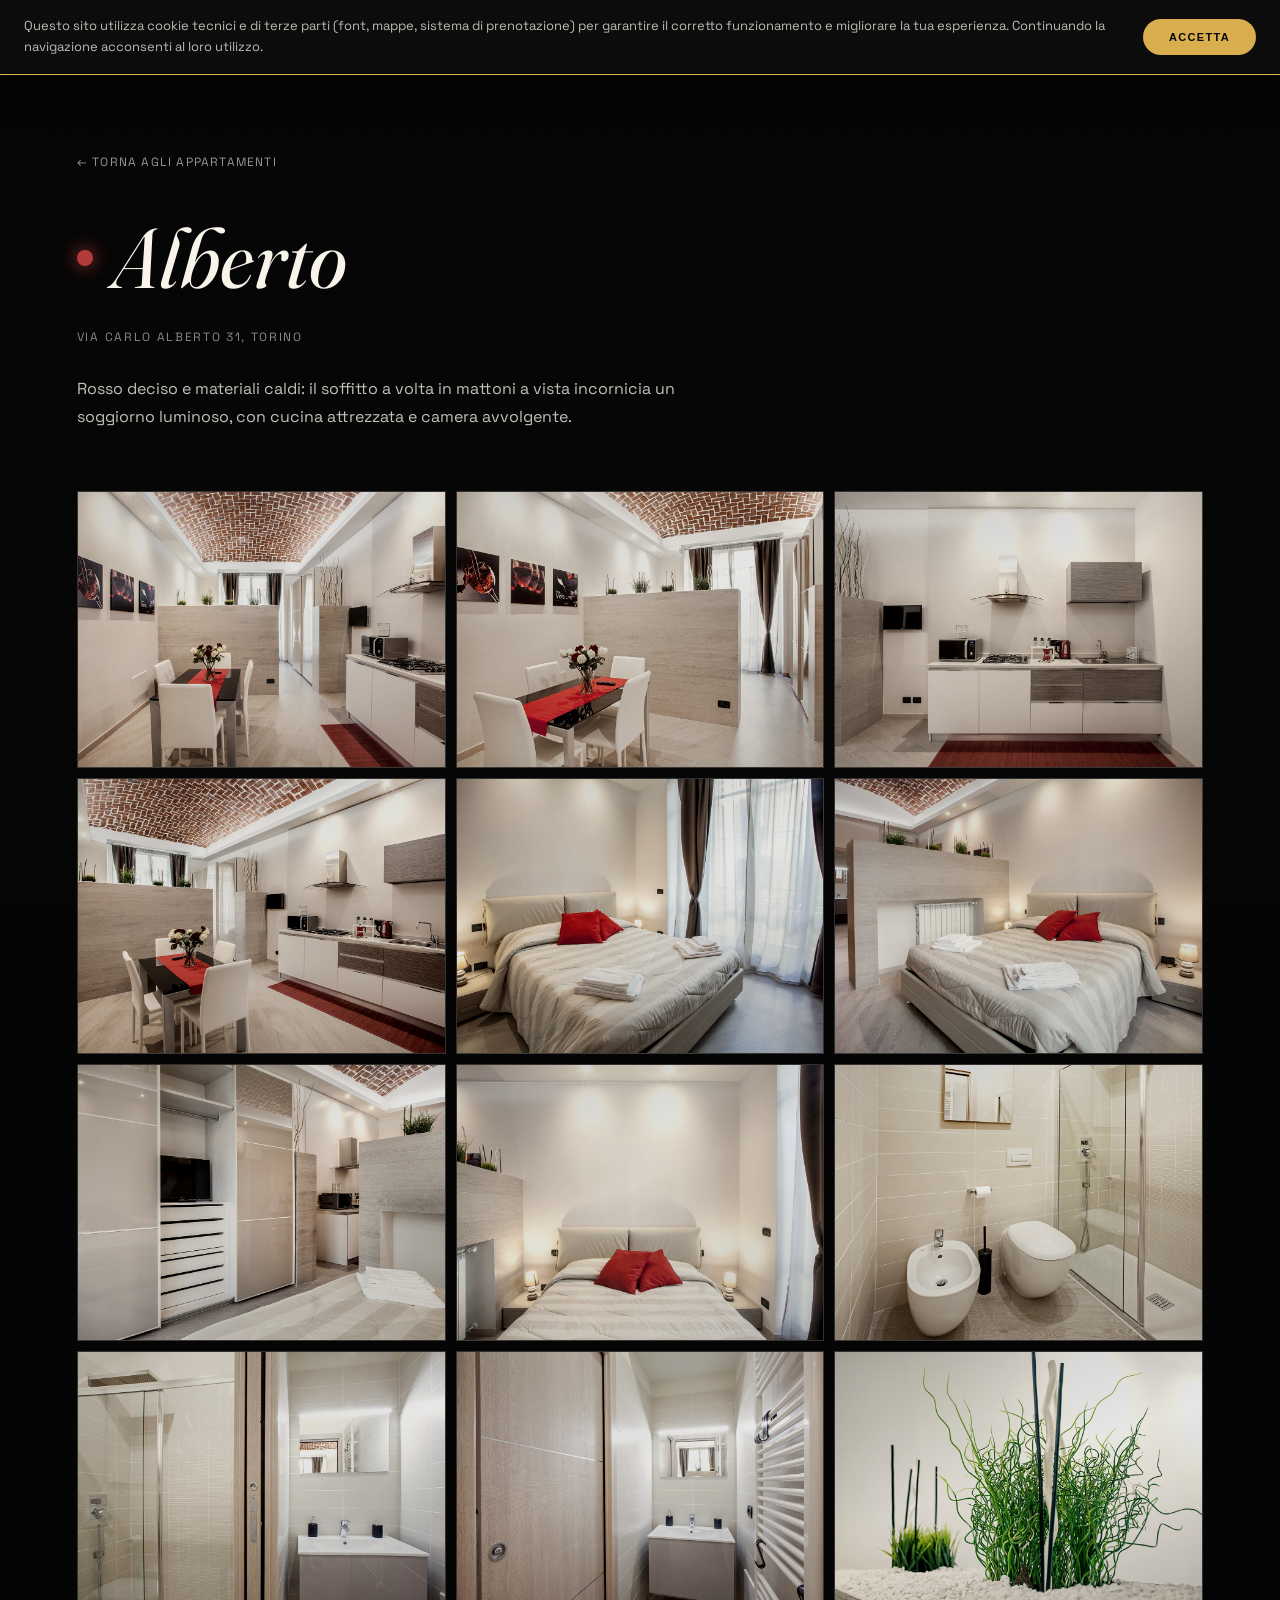
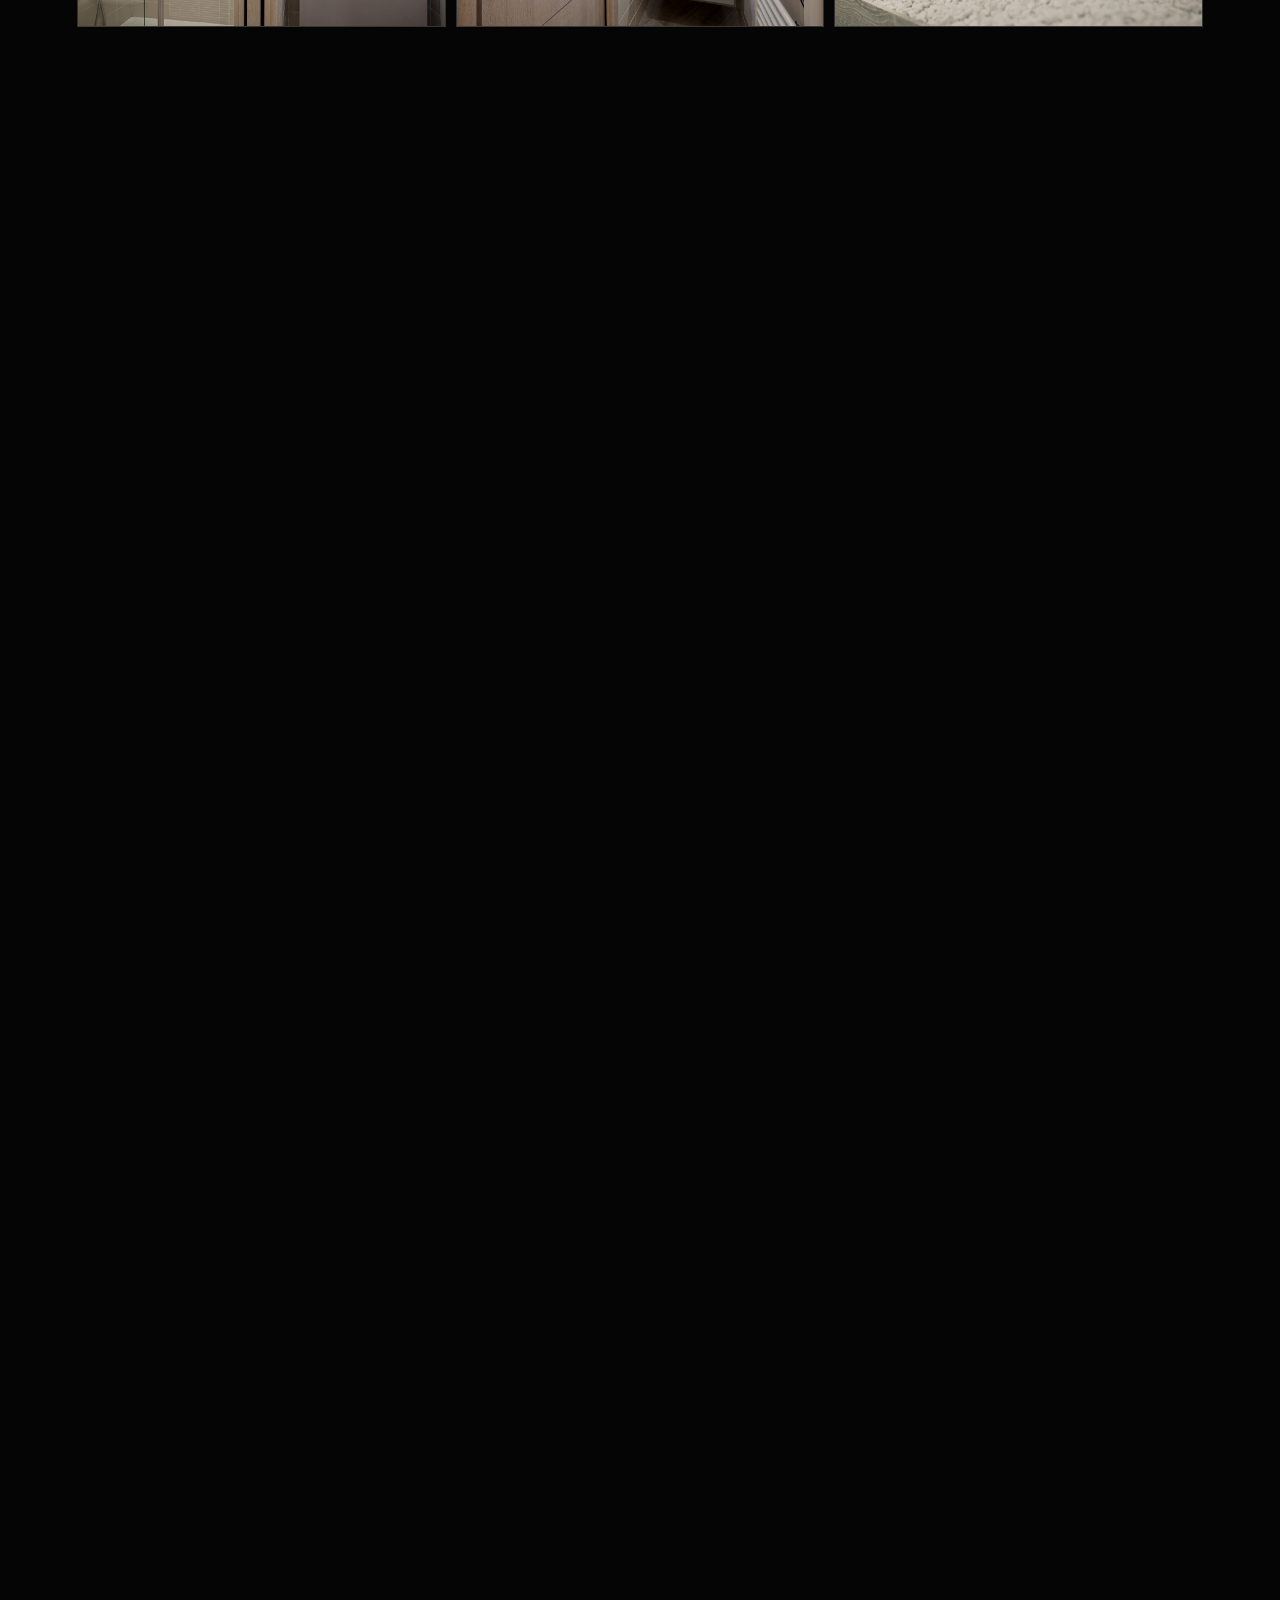
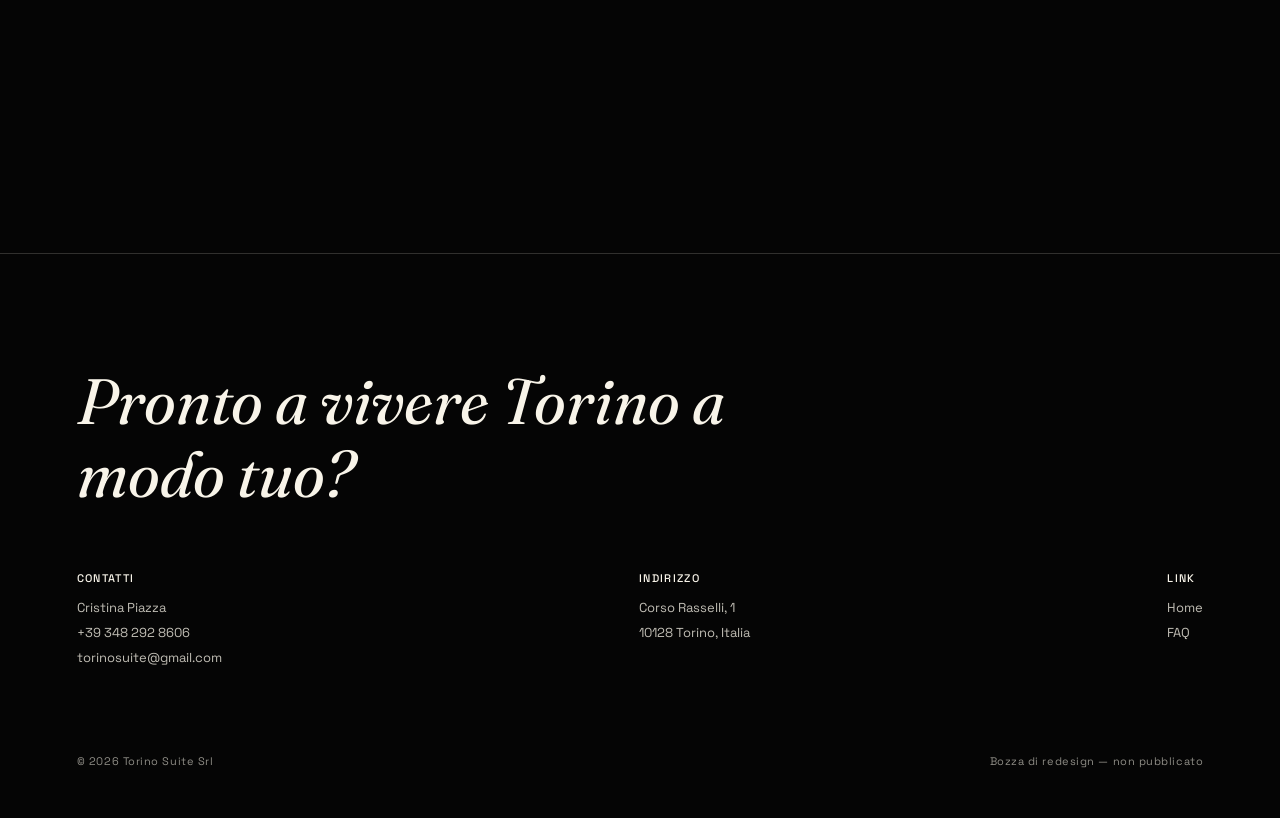
<file: alberto.html>
<!DOCTYPE html>
<html lang="it">
<head>
<meta charset="UTF-8">
<meta name="viewport" content="width=device-width, initial-scale=1.0">
<meta http-equiv="Cache-Control" content="no-cache, no-store, must-revalidate">
<link rel="icon" type="image/png" href="[data-uri]">
<title>Alberto — Torino Suite</title>
<link rel="preconnect" href="https://fonts.googleapis.com">
<link rel="preconnect" href="https://fonts.gstatic.com" crossorigin>
<link href="https://fonts.googleapis.com/css2?family=Fraunces:ital,opsz,wght@0,9..144,300;0,9..144,500;0,9..144,600;1,9..144,400;1,9..144,500&family=Space+Grotesk:wght@300;400;500;600&display=swap" rel="stylesheet">
<link rel="stylesheet" href="style.css?v=2">
</head>
<body>

<div class="noise"></div>

<nav>
  <a href="index.html" class="brand" style="text-decoration:none; color:var(--cream);"><span class="brand-mark"><img src="[data-uri]" alt="Torino Suite" style="width:32px; height:auto; display:block;"></span><span>Torino Suite</span></a>
  <div class="nav-right">
    <div class="navlinks">
      <a href="index.html#suites" data-i18n="nav.suite">Suite</a>
      <a href="index.html#location" data-i18n="nav.location">Posizione</a>
      <a href="eventi.html" class="story-link" data-label="Torino da Vivere" data-label-en="Living Torino" data-i18n="nav.living">Torino da Vivere</a>
      <a href="index.html#faq" data-i18n="nav.faq">FAQ</a>
      <a href="index.html#contact" data-i18n="nav.contact">Contatti</a>
      <a href="index.html#prenota" class="nav-cta" data-i18n="nav.book">Prenota</a>
    </div>
    <div class="lang-switch" id="langSwitch">
      <button type="button" class="lang-toggle" id="langToggle">
        <span class="lang-flag">🇮🇹</span><span class="lang-code">IT</span><svg class="lang-caret" width="9" height="6" viewBox="0 0 9 6" xmlns="http://www.w3.org/2000/svg"><path d="M1 1l3.5 3.5L8 1" stroke="currentColor" stroke-width="1.3" fill="none" stroke-linecap="round" stroke-linejoin="round"/></svg>
      </button>
      <div class="lang-menu">
        <button type="button" class="lang-option active" data-lang="it"><span class="lang-flag">🇮🇹</span>Italiano</button>
        <button type="button" class="lang-option" data-lang="en"><span class="lang-flag">🇬🇧</span>English</button>
        <button type="button" class="lang-option" data-lang="fr"><span class="lang-flag">🇫🇷</span>Français</button>
        <button type="button" class="lang-option" data-lang="de"><span class="lang-flag">🇩🇪</span>Deutsch</button>
        <button type="button" class="lang-option" data-lang="zh"><span class="lang-flag">🇨🇳</span>中文</button>
      </div>
    </div>
  </div>
</nav>

<section class="detail-hero">
  <a href="index.html#suites" class="detail-back" data-i18n="detail.back">&larr; Torna agli appartamenti</a>
  <div class="detail-head">
    <span class="detail-dot" style="background:#B33A3A; color:#B33A3A;"></span>
    <h1>Alberto</h1>
  </div>
  <div class="detail-loc">Via Carlo Alberto 31, Torino</div>
  <p class="detail-desc" data-i18n="apt.alberto.desc">Rosso deciso e materiali caldi: il soffitto a volta in mattoni a vista incornicia un soggiorno luminoso, con cucina attrezzata e camera avvolgente.</p>
</section>

<div class="full-gallery">
<div class="ph"><img src="images/alberto-01.jpg" alt="alberto-01.jpg" loading="lazy"></div><div class="ph"><img src="images/alberto-02.jpg" alt="alberto-02.jpg" loading="lazy"></div><div class="ph"><img src="images/alberto-03.jpg" alt="alberto-03.jpg" loading="lazy"></div><div class="ph"><img src="images/alberto-04.jpg" alt="alberto-04.jpg" loading="lazy"></div><div class="ph"><img src="images/alberto-05.jpg" alt="alberto-05.jpg" loading="lazy"></div><div class="ph"><img src="images/alberto-06.jpg" alt="alberto-06.jpg" loading="lazy"></div><div class="ph"><img src="images/alberto-07.jpg" alt="alberto-07.jpg" loading="lazy"></div><div class="ph"><img src="images/alberto-08.jpg" alt="alberto-08.jpg" loading="lazy"></div><div class="ph"><img src="images/alberto-09.jpg" alt="alberto-09.jpg" loading="lazy"></div><div class="ph"><img src="images/alberto-10.jpg" alt="alberto-10.jpg" loading="lazy"></div><div class="ph"><img src="images/alberto-11.jpg" alt="alberto-11.jpg" loading="lazy"></div><div class="ph"><img src="images/alberto-12.jpg" alt="alberto-12.jpg" loading="lazy"></div><div class="ph"><img src="images/alberto-13.jpg" alt="alberto-13.jpg" loading="lazy"></div><div class="ph"><img src="images/alberto-14.jpg" alt="alberto-14.jpg" loading="lazy"></div><div class="ph"><img src="images/alberto-15.jpg" alt="alberto-15.jpg" loading="lazy"></div><div class="ph"><img src="images/alberto-16.jpg" alt="alberto-16.jpg" loading="lazy"></div>
</div>

<section class="room-info">
  <div class="room-info-head reveal">
    <span class="tag" style="color:var(--bronze-soft); font-size:12px; letter-spacing:.3em; text-transform:uppercase; display:block; margin-bottom:14px;" data-i18n="common.roominfo.tag">Cosa troverai</span>
    <h3 style="font-family:'Fraunces',serif; font-weight:400; font-style:italic; font-size:clamp(26px,3.2vw,40px);" data-i18n="detail.roominfo.title">Ogni ambiente, pensato nei dettagli.</h3>
  </div>
  <div class="room-info-grid reveal">
    <div class="ri-group">
      <h4 data-i18n="common.room.bedroom">Camera</h4>
      <ul>
        <li data-i18n="common.room.bed1">Letto matrimoniale</li>
        <li data-i18n="common.room.bed2">Aria condizionata</li>
        <li data-i18n="common.room.bed3">Cassaforte</li>
        <li data-i18n="common.room.bed4">Ferro da stiro</li>
      </ul>
    </div>
    <div class="ri-group">
      <h4 data-i18n="common.room.kitchen">Cucina &amp; Soggiorno</h4>
      <ul>
        <li data-i18n="common.room.kit1">Cucina attrezzata con piano cottura</li>
        <li data-i18n="common.room.kit2">Frigorifero e microonde</li>
        <li data-i18n="common.room.kit3">Macchina del caffè</li>
        <li data-i18n="common.room.kit4">Zona pranzo con tavolo e sedie</li>
      </ul>
    </div>
    <div class="ri-group">
      <h4 data-i18n="common.room.bathroom">Bagno</h4>
      <ul>
        <li data-i18n="common.room.bath1">Bagno privato con bidet</li>
        <li data-i18n="common.room.bath2">Doccia</li>
        <li data-i18n="common.room.bath3">Biancheria e asciugamani inclusi</li>
        <li data-i18n="common.room.bath4">Set di cortesia</li>
      </ul>
    </div>
    <div class="ri-group">
      <h4 data-i18n="common.room.services">Servizi</h4>
      <ul>
        <li data-i18n="common.room.serv1">Wi-Fi gratuito</li>
        <li data-i18n="common.room.serv2">TV a schermo piatto</li>
        <li data-i18n="common.room.serv3">Lavatrice, insonorizzazione</li>
        <li data-i18n="detail.room.serv4">Check-in autonomo, ascensore</li>
      </ul>
    </div>
  </div>
</section>

<section class="room-info" style="padding-top:0;">
  <div class="room-info-head reveal">
    <span class="tag" style="color:var(--bronze-soft); font-size:12px; letter-spacing:.3em; text-transform:uppercase; display:block; margin-bottom:14px;" data-i18n="home.booking.tag">Prenota</span>
    <h3 style="font-family:'Fraunces',serif; font-weight:400; font-style:italic; font-size:clamp(26px,3.2vw,40px);">Prenota Alberto</h3>
  </div>
  <div class="booking-widget-wrap reveal">
    <div id="apartmentIframe1104946"></div>
    <script type="text/javascript" src="https://login.smoobu.com/js/Settings/BookingToolIframe.js"></script>
    <script>BookingToolIframe.initialize({"url": "https://login.smoobu.com/it/booking-tool/iframe/362608/1104946", "baseUrl": "https://login.smoobu.com", "target": "#apartmentIframe1104946"})</script>
  </div>
</section>

<footer id="contact">
  <div class="foot-cta" data-i18n="common.footer.cta">Pronto a vivere Torino a modo tuo?</div>
  <div class="foot-grid">
    <div class="foot-col">
      <b data-i18n="common.footer.contacts">Contatti</b>
      <div>Cristina Piazza</div>
      <div><a href="tel:+393482928606">+39 348 292 8606</a></div>
      <div><a href="mailto:torinosuite@gmail.com">torinosuite@gmail.com</a></div>
    </div>
    <div class="foot-col">
      <b data-i18n="common.footer.address">Indirizzo</b>
      <div>Corso Rasselli, 1</div>
      <div>10128 Torino, Italia</div>
    </div>
    <div class="foot-col">
      <b data-i18n="common.footer.links">Link</b>
      <div><a href="index.html" data-i18n="common.footer.home">Home</a></div>
      <div><a href="index.html#faq" data-i18n="common.footer.faq">FAQ</a></div>
    </div>
  </div>
  <div class="copyright"><span>© 2026 Torino Suite Srl</span><span data-i18n="footer.note.detail">Bozza di redesign — non pubblicato</span></div>
</footer>

<div class="cookie-banner" id="cookieBanner">
  <p data-i18n="cookie.text">Questo sito utilizza cookie tecnici e di terze parti (font, mappe, sistema di prenotazione) per garantire il corretto funzionamento e migliorare la tua esperienza. Continuando la navigazione acconsenti al loro utilizzo.</p>
  <button type="button" class="cookie-accept" id="cookieAccept" data-i18n="cookie.accept">Accetta</button>
</div>
<script src="i18n.js?v=2"></script>
<script src="transition.js?v=2"></script>
</body>
</html>
</file>
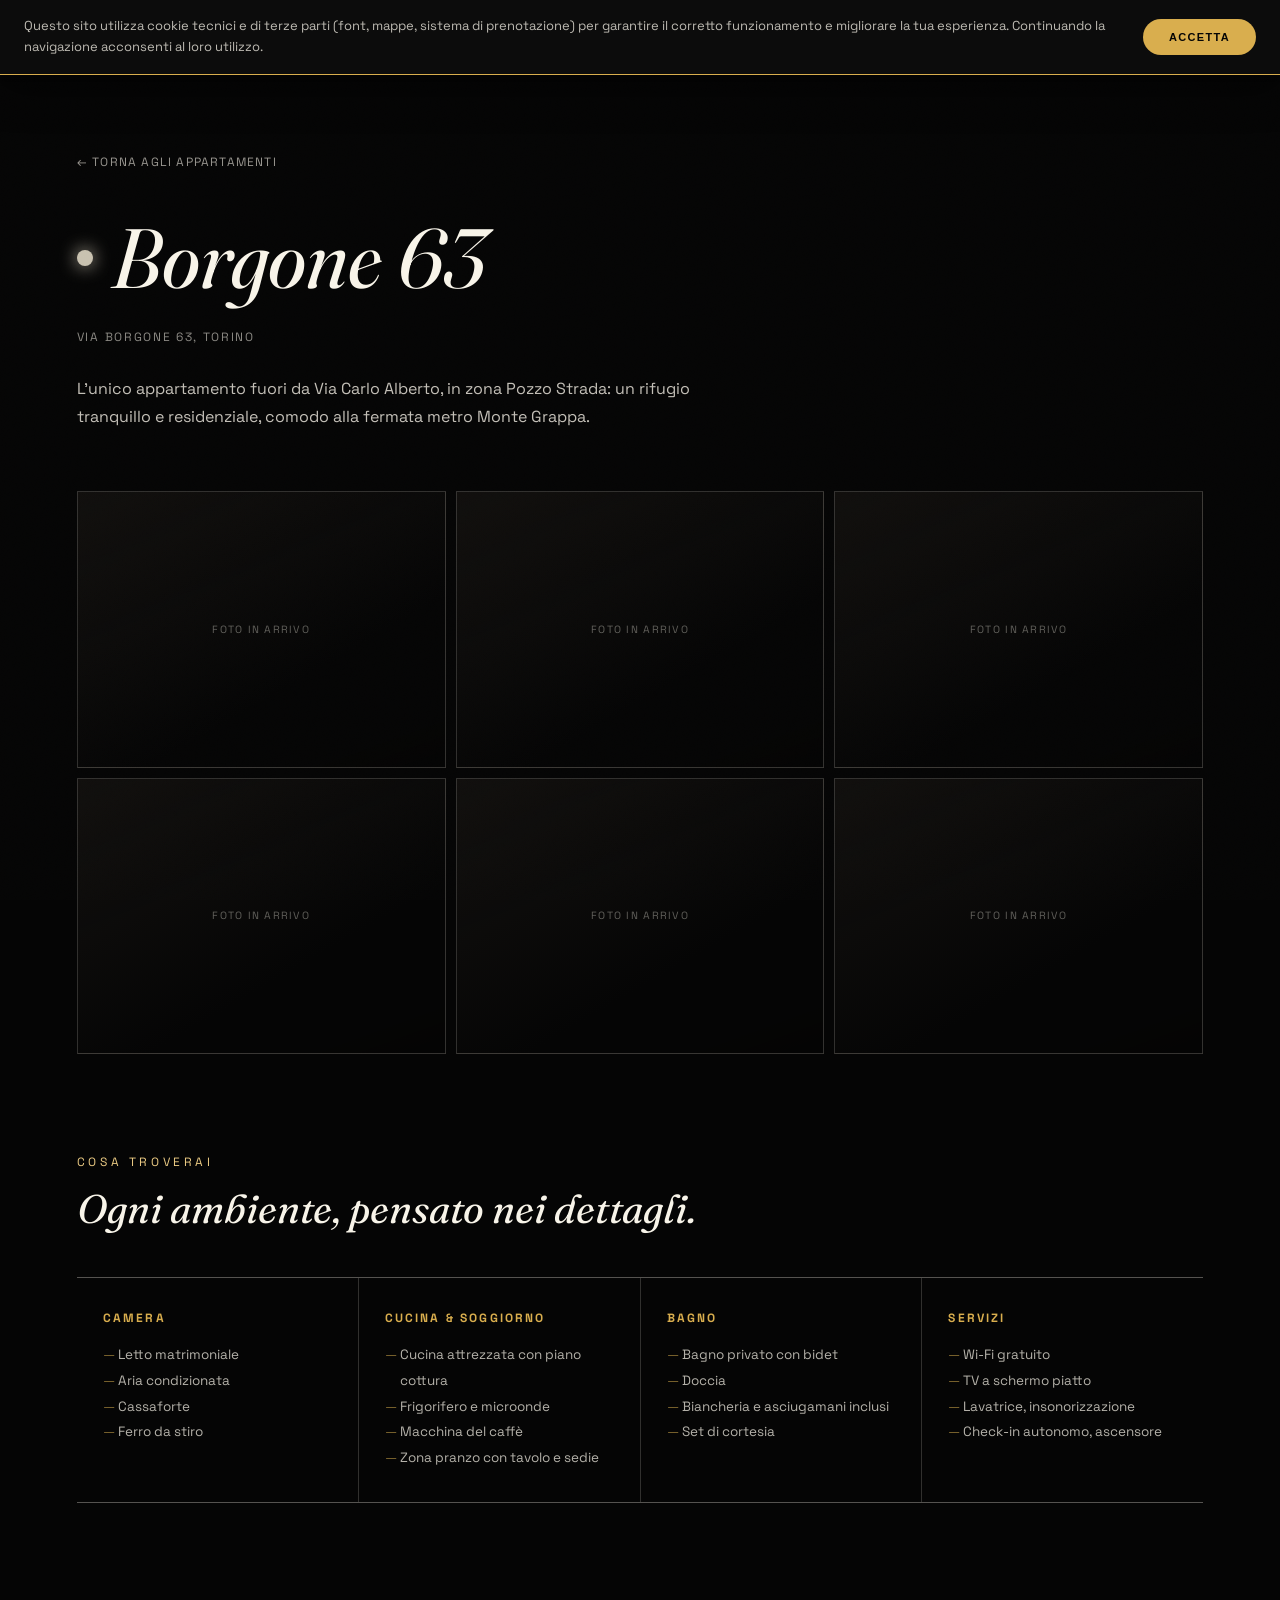
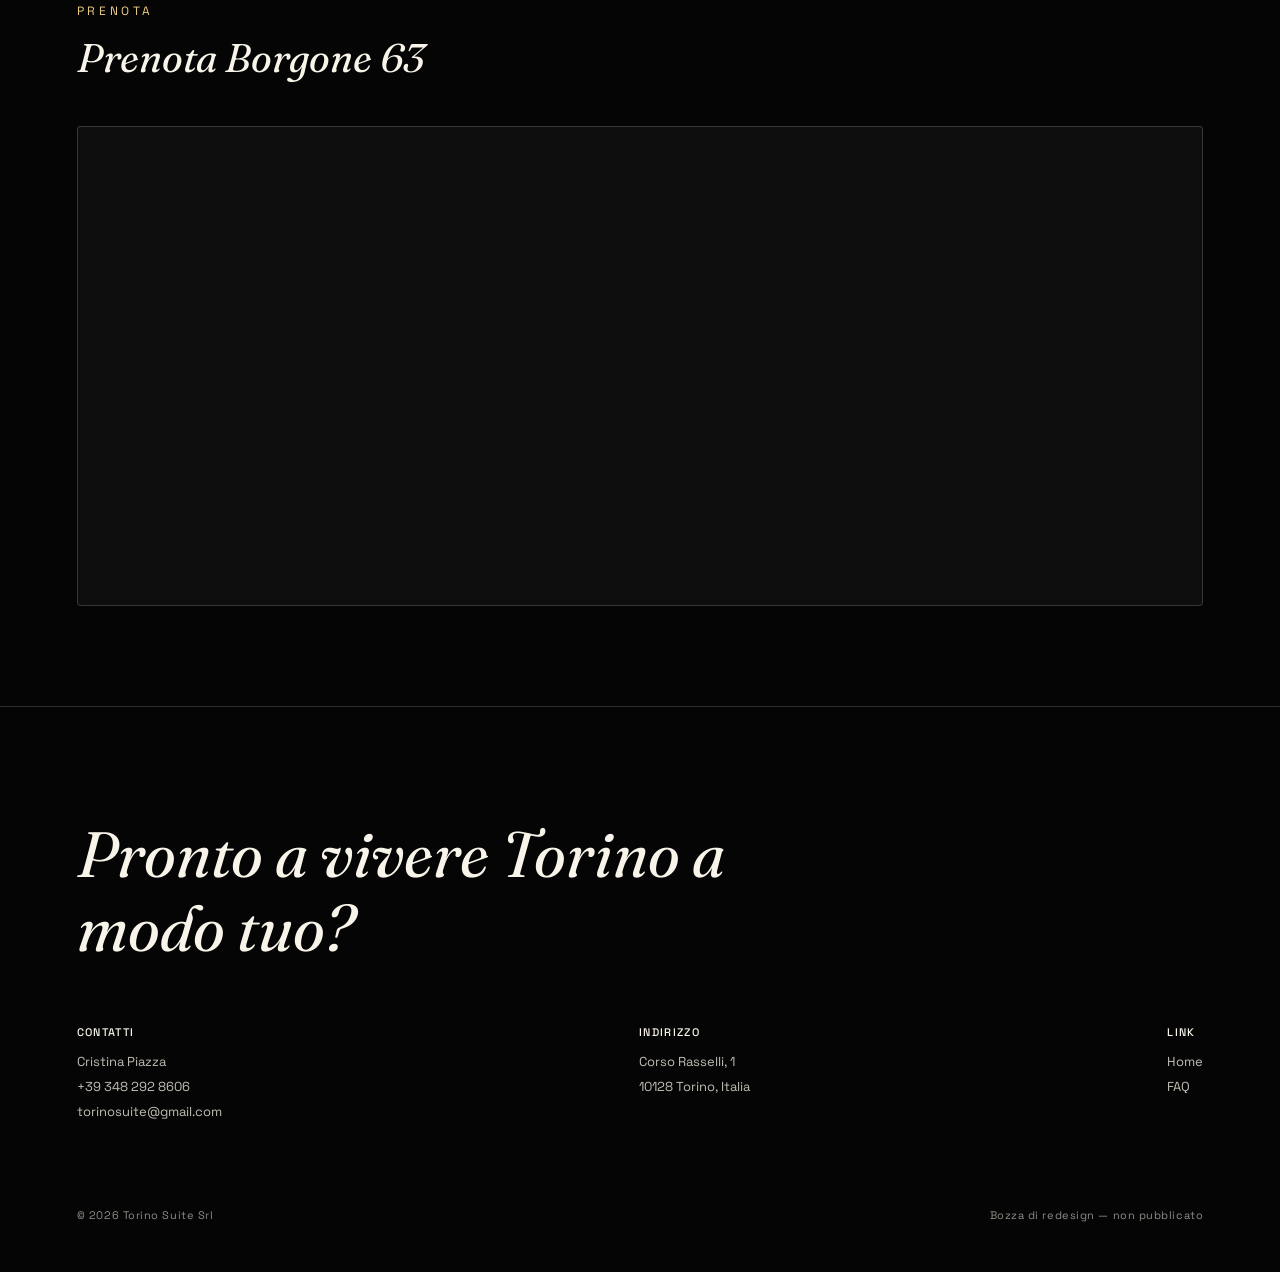
<file: borgone.html>
<!DOCTYPE html>
<html lang="it">
<head>
<meta charset="UTF-8">
<meta name="viewport" content="width=device-width, initial-scale=1.0">
<meta http-equiv="Cache-Control" content="no-cache, no-store, must-revalidate">
<link rel="icon" type="image/png" href="[data-uri]">
<title>Borgone 63 — Torino Suite</title>
<link rel="preconnect" href="https://fonts.googleapis.com">
<link rel="preconnect" href="https://fonts.gstatic.com" crossorigin>
<link href="https://fonts.googleapis.com/css2?family=Fraunces:ital,opsz,wght@0,9..144,300;0,9..144,500;0,9..144,600;1,9..144,400;1,9..144,500&family=Space+Grotesk:wght@300;400;500;600&display=swap" rel="stylesheet">
<link rel="stylesheet" href="style.css?v=2">
</head>
<body>

<div class="noise"></div>

<nav>
  <a href="index.html" class="brand" style="text-decoration:none; color:var(--cream);"><span class="brand-mark"><img src="[data-uri]" alt="Torino Suite" style="width:32px; height:auto; display:block;"></span><span>Torino Suite</span></a>
  <div class="nav-right">
    <div class="navlinks">
      <a href="index.html#suites" data-i18n="nav.suite">Suite</a>
      <a href="index.html#location" data-i18n="nav.location">Posizione</a>
      <a href="eventi.html" class="story-link" data-label="Torino da Vivere" data-label-en="Living Torino" data-i18n="nav.living">Torino da Vivere</a>
      <a href="index.html#faq" data-i18n="nav.faq">FAQ</a>
      <a href="index.html#contact" data-i18n="nav.contact">Contatti</a>
      <a href="index.html#prenota" class="nav-cta" data-i18n="nav.book">Prenota</a>
    </div>
    <div class="lang-switch" id="langSwitch">
      <button type="button" class="lang-toggle" id="langToggle">
        <span class="lang-flag">🇮🇹</span><span class="lang-code">IT</span><svg class="lang-caret" width="9" height="6" viewBox="0 0 9 6" xmlns="http://www.w3.org/2000/svg"><path d="M1 1l3.5 3.5L8 1" stroke="currentColor" stroke-width="1.3" fill="none" stroke-linecap="round" stroke-linejoin="round"/></svg>
      </button>
      <div class="lang-menu">
        <button type="button" class="lang-option active" data-lang="it"><span class="lang-flag">🇮🇹</span>Italiano</button>
        <button type="button" class="lang-option" data-lang="en"><span class="lang-flag">🇬🇧</span>English</button>
        <button type="button" class="lang-option" data-lang="fr"><span class="lang-flag">🇫🇷</span>Français</button>
        <button type="button" class="lang-option" data-lang="de"><span class="lang-flag">🇩🇪</span>Deutsch</button>
        <button type="button" class="lang-option" data-lang="zh"><span class="lang-flag">🇨🇳</span>中文</button>
      </div>
    </div>
  </div>
</nav>

<section class="detail-hero">
  <a href="index.html#suites" class="detail-back" data-i18n="detail.back">&larr; Torna agli appartamenti</a>
  <div class="detail-head">
    <span class="detail-dot" style="background:#C9C2B0; color:#C9C2B0;"></span>
    <h1>Borgone 63</h1>
  </div>
  <div class="detail-loc">Via Borgone 63, Torino</div>
  <p class="detail-desc" data-i18n="apt.borgone.desc">L'unico appartamento fuori da Via Carlo Alberto, in zona Pozzo Strada: un rifugio tranquillo e residenziale, comodo alla fermata metro Monte Grappa.</p>
</section>

<div class="full-gallery">
<div class="ph empty"><span data-i18n="common.photos_soon">Foto in arrivo</span></div><div class="ph empty"><span data-i18n="common.photos_soon">Foto in arrivo</span></div><div class="ph empty"><span data-i18n="common.photos_soon">Foto in arrivo</span></div><div class="ph empty"><span data-i18n="common.photos_soon">Foto in arrivo</span></div><div class="ph empty"><span data-i18n="common.photos_soon">Foto in arrivo</span></div><div class="ph empty"><span data-i18n="common.photos_soon">Foto in arrivo</span></div>
</div>

<section class="room-info">
  <div class="room-info-head reveal">
    <span class="tag" style="color:var(--bronze-soft); font-size:12px; letter-spacing:.3em; text-transform:uppercase; display:block; margin-bottom:14px;" data-i18n="common.roominfo.tag">Cosa troverai</span>
    <h3 style="font-family:'Fraunces',serif; font-weight:400; font-style:italic; font-size:clamp(26px,3.2vw,40px);" data-i18n="detail.roominfo.title">Ogni ambiente, pensato nei dettagli.</h3>
  </div>
  <div class="room-info-grid reveal">
    <div class="ri-group">
      <h4 data-i18n="common.room.bedroom">Camera</h4>
      <ul>
        <li data-i18n="common.room.bed1">Letto matrimoniale</li>
        <li data-i18n="common.room.bed2">Aria condizionata</li>
        <li data-i18n="common.room.bed3">Cassaforte</li>
        <li data-i18n="common.room.bed4">Ferro da stiro</li>
      </ul>
    </div>
    <div class="ri-group">
      <h4 data-i18n="common.room.kitchen">Cucina &amp; Soggiorno</h4>
      <ul>
        <li data-i18n="common.room.kit1">Cucina attrezzata con piano cottura</li>
        <li data-i18n="common.room.kit2">Frigorifero e microonde</li>
        <li data-i18n="common.room.kit3">Macchina del caffè</li>
        <li data-i18n="common.room.kit4">Zona pranzo con tavolo e sedie</li>
      </ul>
    </div>
    <div class="ri-group">
      <h4 data-i18n="common.room.bathroom">Bagno</h4>
      <ul>
        <li data-i18n="common.room.bath1">Bagno privato con bidet</li>
        <li data-i18n="common.room.bath2">Doccia</li>
        <li data-i18n="common.room.bath3">Biancheria e asciugamani inclusi</li>
        <li data-i18n="common.room.bath4">Set di cortesia</li>
      </ul>
    </div>
    <div class="ri-group">
      <h4 data-i18n="common.room.services">Servizi</h4>
      <ul>
        <li data-i18n="common.room.serv1">Wi-Fi gratuito</li>
        <li data-i18n="common.room.serv2">TV a schermo piatto</li>
        <li data-i18n="common.room.serv3">Lavatrice, insonorizzazione</li>
        <li data-i18n="detail.room.serv4">Check-in autonomo, ascensore</li>
      </ul>
    </div>
  </div>
</section>

<section class="room-info" style="padding-top:0;">
  <div class="room-info-head reveal">
    <span class="tag" style="color:var(--bronze-soft); font-size:12px; letter-spacing:.3em; text-transform:uppercase; display:block; margin-bottom:14px;" data-i18n="home.booking.tag">Prenota</span>
    <h3 style="font-family:'Fraunces',serif; font-weight:400; font-style:italic; font-size:clamp(26px,3.2vw,40px);">Prenota Borgone 63</h3>
  </div>
  <div class="booking-widget-wrap reveal">
    <div id="apartmentIframe1953905"></div>
    <script type="text/javascript" src="https://login.smoobu.com/js/Settings/BookingToolIframe.js"></script>
    <script>BookingToolIframe.initialize({"url": "https://login.smoobu.com/it/booking-tool/iframe/362608/1953905", "baseUrl": "https://login.smoobu.com", "target": "#apartmentIframe1953905"})</script>
  </div>
</section>

<footer id="contact">
  <div class="foot-cta" data-i18n="common.footer.cta">Pronto a vivere Torino a modo tuo?</div>
  <div class="foot-grid">
    <div class="foot-col">
      <b data-i18n="common.footer.contacts">Contatti</b>
      <div>Cristina Piazza</div>
      <div><a href="tel:+393482928606">+39 348 292 8606</a></div>
      <div><a href="mailto:torinosuite@gmail.com">torinosuite@gmail.com</a></div>
    </div>
    <div class="foot-col">
      <b data-i18n="common.footer.address">Indirizzo</b>
      <div>Corso Rasselli, 1</div>
      <div>10128 Torino, Italia</div>
    </div>
    <div class="foot-col">
      <b data-i18n="common.footer.links">Link</b>
      <div><a href="index.html" data-i18n="common.footer.home">Home</a></div>
      <div><a href="index.html#faq" data-i18n="common.footer.faq">FAQ</a></div>
    </div>
  </div>
  <div class="copyright"><span>© 2026 Torino Suite Srl</span><span data-i18n="footer.note.detail">Bozza di redesign — non pubblicato</span></div>
</footer>

<div class="cookie-banner" id="cookieBanner">
  <p data-i18n="cookie.text">Questo sito utilizza cookie tecnici e di terze parti (font, mappe, sistema di prenotazione) per garantire il corretto funzionamento e migliorare la tua esperienza. Continuando la navigazione acconsenti al loro utilizzo.</p>
  <button type="button" class="cookie-accept" id="cookieAccept" data-i18n="cookie.accept">Accetta</button>
</div>
<script src="i18n.js?v=2"></script>
<script src="transition.js?v=2"></script>
</body>
</html>
</file>
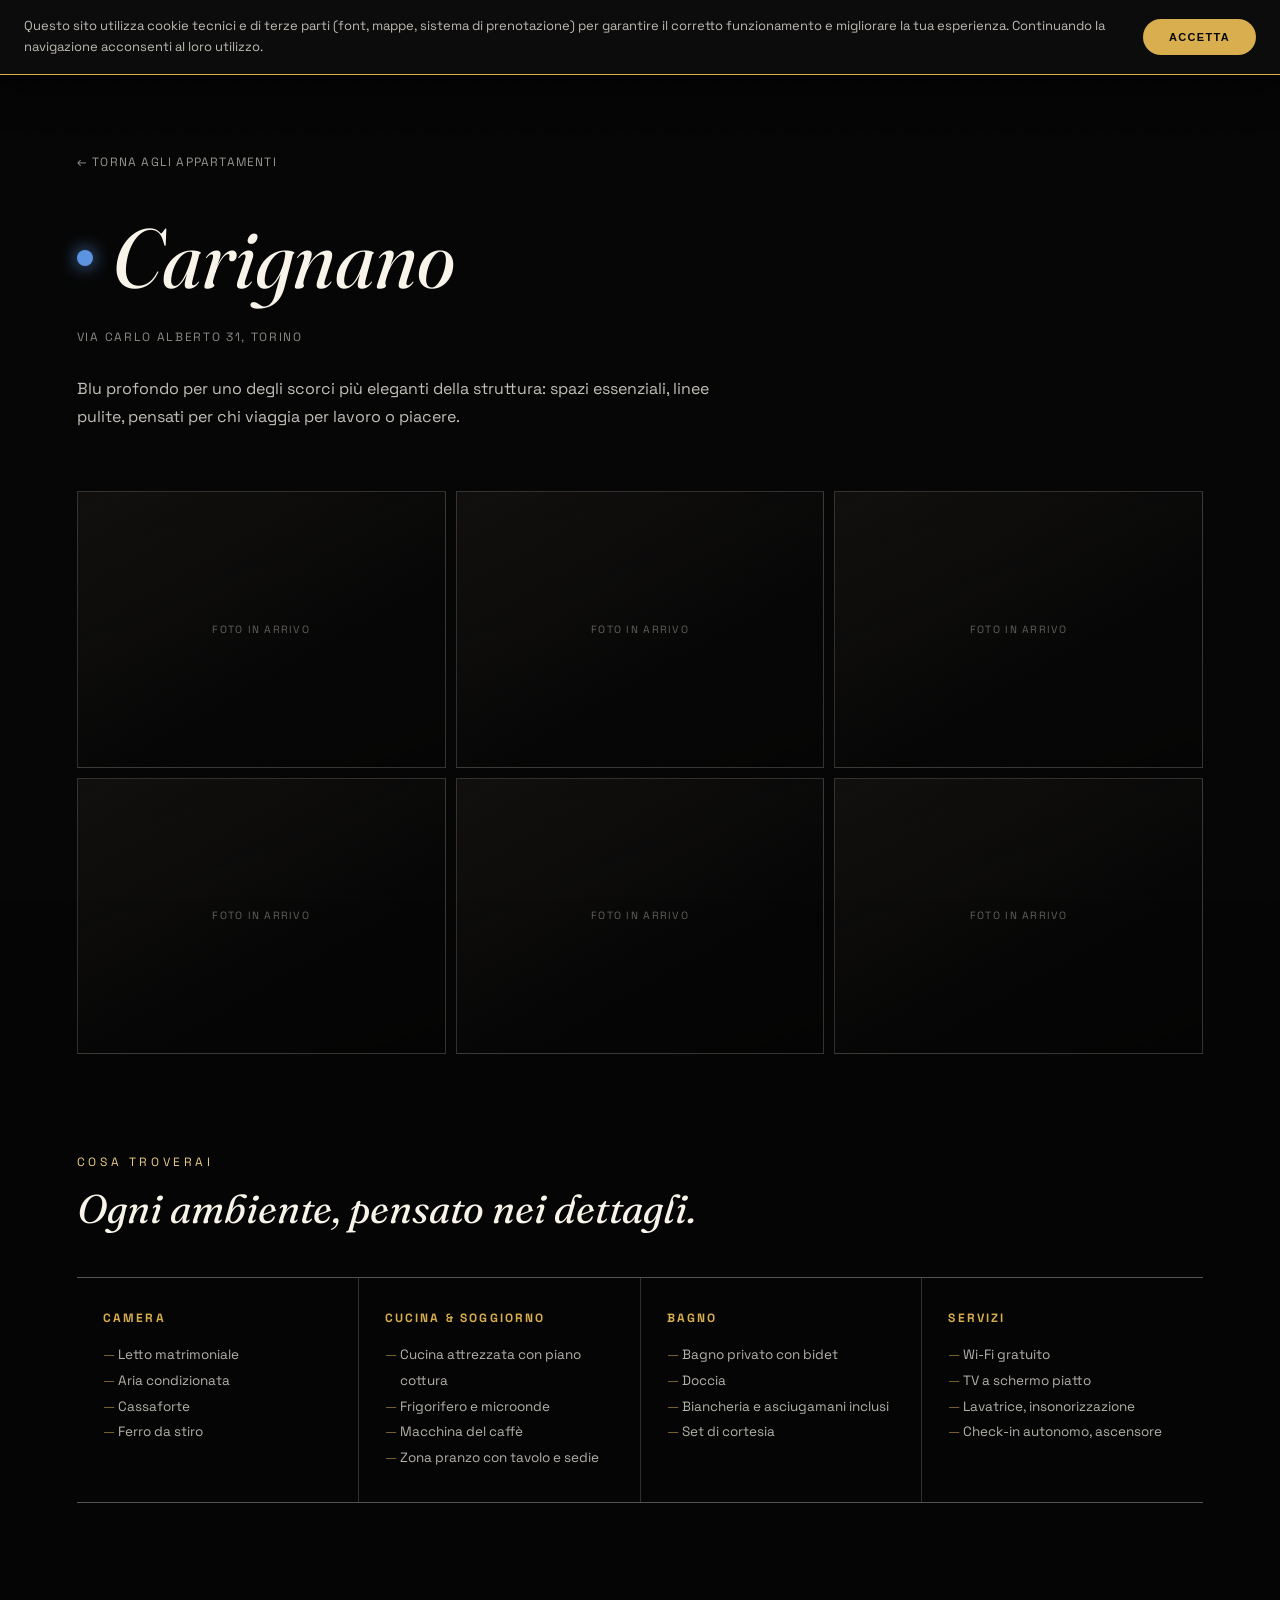
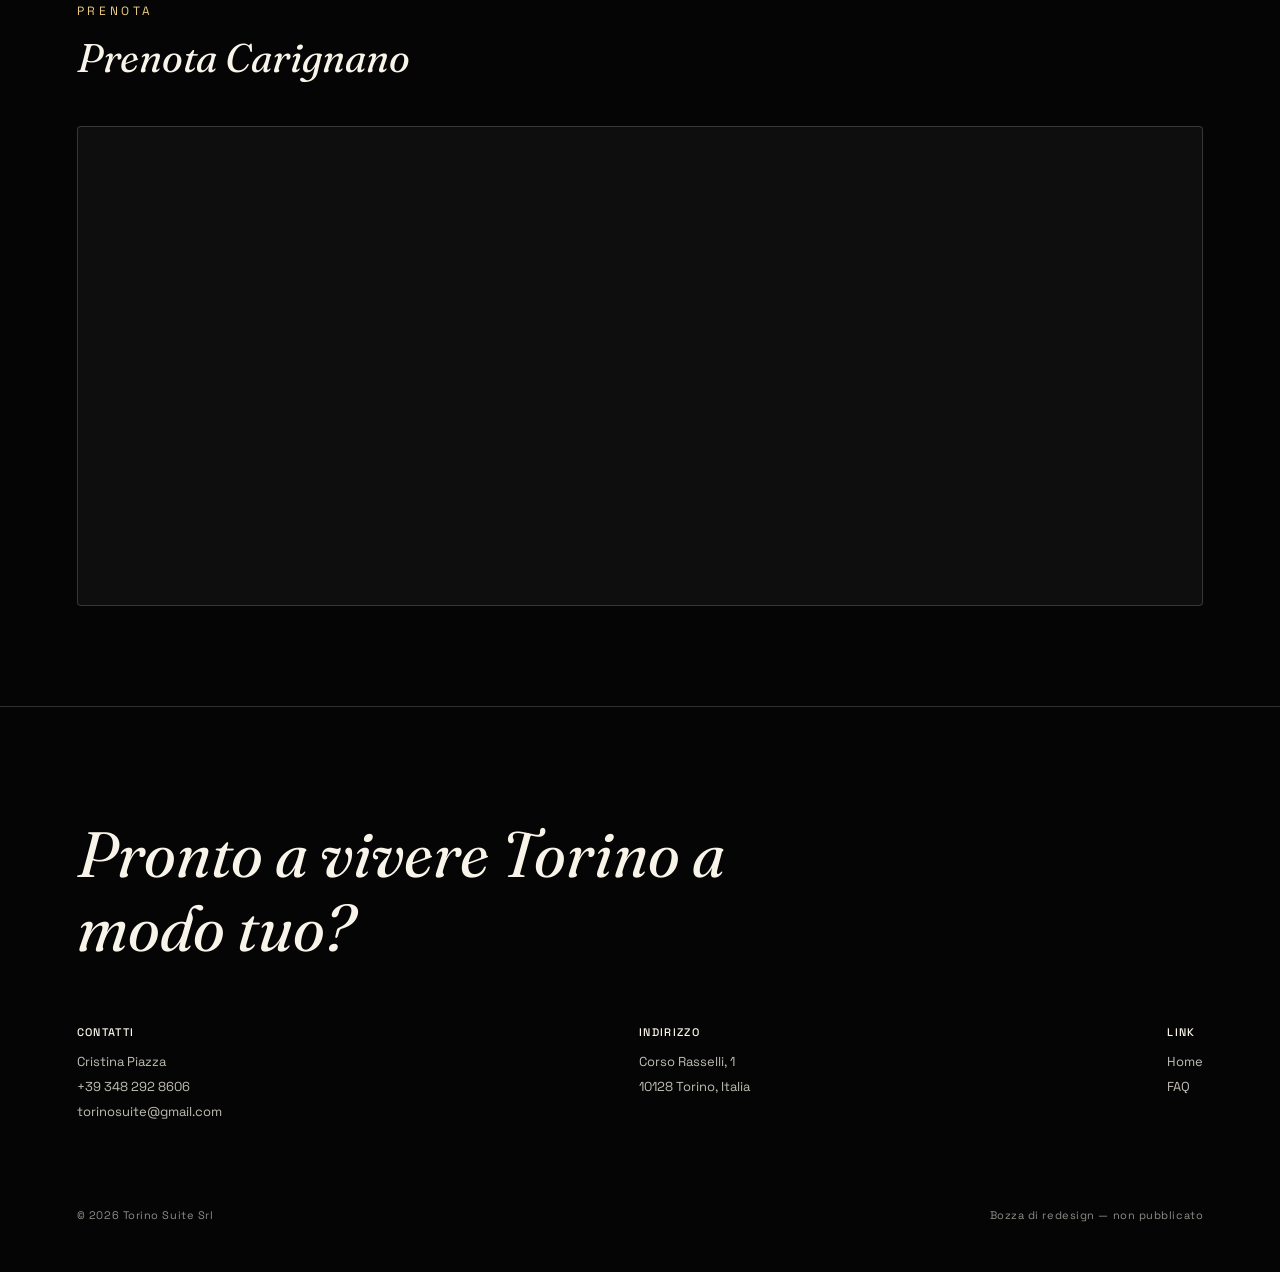
<file: carignano.html>
<!DOCTYPE html>
<html lang="it">
<head>
<meta charset="UTF-8">
<meta name="viewport" content="width=device-width, initial-scale=1.0">
<meta http-equiv="Cache-Control" content="no-cache, no-store, must-revalidate">
<link rel="icon" type="image/png" href="[data-uri]">
<title>Carignano — Torino Suite</title>
<link rel="preconnect" href="https://fonts.googleapis.com">
<link rel="preconnect" href="https://fonts.gstatic.com" crossorigin>
<link href="https://fonts.googleapis.com/css2?family=Fraunces:ital,opsz,wght@0,9..144,300;0,9..144,500;0,9..144,600;1,9..144,400;1,9..144,500&family=Space+Grotesk:wght@300;400;500;600&display=swap" rel="stylesheet">
<link rel="stylesheet" href="style.css?v=2">
</head>
<body>

<div class="noise"></div>

<nav>
  <a href="index.html" class="brand" style="text-decoration:none; color:var(--cream);"><span class="brand-mark"><img src="[data-uri]" alt="Torino Suite" style="width:32px; height:auto; display:block;"></span><span>Torino Suite</span></a>
  <div class="nav-right">
    <div class="navlinks">
      <a href="index.html#suites" data-i18n="nav.suite">Suite</a>
      <a href="index.html#location" data-i18n="nav.location">Posizione</a>
      <a href="eventi.html" class="story-link" data-label="Torino da Vivere" data-label-en="Living Torino" data-i18n="nav.living">Torino da Vivere</a>
      <a href="index.html#faq" data-i18n="nav.faq">FAQ</a>
      <a href="index.html#contact" data-i18n="nav.contact">Contatti</a>
      <a href="index.html#prenota" class="nav-cta" data-i18n="nav.book">Prenota</a>
    </div>
    <div class="lang-switch" id="langSwitch">
      <button type="button" class="lang-toggle" id="langToggle">
        <span class="lang-flag">🇮🇹</span><span class="lang-code">IT</span><svg class="lang-caret" width="9" height="6" viewBox="0 0 9 6" xmlns="http://www.w3.org/2000/svg"><path d="M1 1l3.5 3.5L8 1" stroke="currentColor" stroke-width="1.3" fill="none" stroke-linecap="round" stroke-linejoin="round"/></svg>
      </button>
      <div class="lang-menu">
        <button type="button" class="lang-option active" data-lang="it"><span class="lang-flag">🇮🇹</span>Italiano</button>
        <button type="button" class="lang-option" data-lang="en"><span class="lang-flag">🇬🇧</span>English</button>
        <button type="button" class="lang-option" data-lang="fr"><span class="lang-flag">🇫🇷</span>Français</button>
        <button type="button" class="lang-option" data-lang="de"><span class="lang-flag">🇩🇪</span>Deutsch</button>
        <button type="button" class="lang-option" data-lang="zh"><span class="lang-flag">🇨🇳</span>中文</button>
      </div>
    </div>
  </div>
</nav>

<section class="detail-hero">
  <a href="index.html#suites" class="detail-back" data-i18n="detail.back">&larr; Torna agli appartamenti</a>
  <div class="detail-head">
    <span class="detail-dot" style="background:#5B93E0; color:#5B93E0;"></span>
    <h1>Carignano</h1>
  </div>
  <div class="detail-loc">Via Carlo Alberto 31, Torino</div>
  <p class="detail-desc" data-i18n="apt.carignano.desc">Blu profondo per uno degli scorci più eleganti della struttura: spazi essenziali, linee pulite, pensati per chi viaggia per lavoro o piacere.</p>
</section>

<div class="full-gallery">
<div class="ph empty"><span data-i18n="common.photos_soon">Foto in arrivo</span></div><div class="ph empty"><span data-i18n="common.photos_soon">Foto in arrivo</span></div><div class="ph empty"><span data-i18n="common.photos_soon">Foto in arrivo</span></div><div class="ph empty"><span data-i18n="common.photos_soon">Foto in arrivo</span></div><div class="ph empty"><span data-i18n="common.photos_soon">Foto in arrivo</span></div><div class="ph empty"><span data-i18n="common.photos_soon">Foto in arrivo</span></div>
</div>

<section class="room-info">
  <div class="room-info-head reveal">
    <span class="tag" style="color:var(--bronze-soft); font-size:12px; letter-spacing:.3em; text-transform:uppercase; display:block; margin-bottom:14px;" data-i18n="common.roominfo.tag">Cosa troverai</span>
    <h3 style="font-family:'Fraunces',serif; font-weight:400; font-style:italic; font-size:clamp(26px,3.2vw,40px);" data-i18n="detail.roominfo.title">Ogni ambiente, pensato nei dettagli.</h3>
  </div>
  <div class="room-info-grid reveal">
    <div class="ri-group">
      <h4 data-i18n="common.room.bedroom">Camera</h4>
      <ul>
        <li data-i18n="common.room.bed1">Letto matrimoniale</li>
        <li data-i18n="common.room.bed2">Aria condizionata</li>
        <li data-i18n="common.room.bed3">Cassaforte</li>
        <li data-i18n="common.room.bed4">Ferro da stiro</li>
      </ul>
    </div>
    <div class="ri-group">
      <h4 data-i18n="common.room.kitchen">Cucina &amp; Soggiorno</h4>
      <ul>
        <li data-i18n="common.room.kit1">Cucina attrezzata con piano cottura</li>
        <li data-i18n="common.room.kit2">Frigorifero e microonde</li>
        <li data-i18n="common.room.kit3">Macchina del caffè</li>
        <li data-i18n="common.room.kit4">Zona pranzo con tavolo e sedie</li>
      </ul>
    </div>
    <div class="ri-group">
      <h4 data-i18n="common.room.bathroom">Bagno</h4>
      <ul>
        <li data-i18n="common.room.bath1">Bagno privato con bidet</li>
        <li data-i18n="common.room.bath2">Doccia</li>
        <li data-i18n="common.room.bath3">Biancheria e asciugamani inclusi</li>
        <li data-i18n="common.room.bath4">Set di cortesia</li>
      </ul>
    </div>
    <div class="ri-group">
      <h4 data-i18n="common.room.services">Servizi</h4>
      <ul>
        <li data-i18n="common.room.serv1">Wi-Fi gratuito</li>
        <li data-i18n="common.room.serv2">TV a schermo piatto</li>
        <li data-i18n="common.room.serv3">Lavatrice, insonorizzazione</li>
        <li data-i18n="detail.room.serv4">Check-in autonomo, ascensore</li>
      </ul>
    </div>
  </div>
</section>

<section class="room-info" style="padding-top:0;">
  <div class="room-info-head reveal">
    <span class="tag" style="color:var(--bronze-soft); font-size:12px; letter-spacing:.3em; text-transform:uppercase; display:block; margin-bottom:14px;" data-i18n="home.booking.tag">Prenota</span>
    <h3 style="font-family:'Fraunces',serif; font-weight:400; font-style:italic; font-size:clamp(26px,3.2vw,40px);">Prenota Carignano</h3>
  </div>
  <div class="booking-widget-wrap reveal">
    <div id="apartmentIframe1953899"></div>
    <script type="text/javascript" src="https://login.smoobu.com/js/Settings/BookingToolIframe.js"></script>
    <script>BookingToolIframe.initialize({"url": "https://login.smoobu.com/it/booking-tool/iframe/362608/1953899", "baseUrl": "https://login.smoobu.com", "target": "#apartmentIframe1953899"})</script>
  </div>
</section>

<footer id="contact">
  <div class="foot-cta" data-i18n="common.footer.cta">Pronto a vivere Torino a modo tuo?</div>
  <div class="foot-grid">
    <div class="foot-col">
      <b data-i18n="common.footer.contacts">Contatti</b>
      <div>Cristina Piazza</div>
      <div><a href="tel:+393482928606">+39 348 292 8606</a></div>
      <div><a href="mailto:torinosuite@gmail.com">torinosuite@gmail.com</a></div>
    </div>
    <div class="foot-col">
      <b data-i18n="common.footer.address">Indirizzo</b>
      <div>Corso Rasselli, 1</div>
      <div>10128 Torino, Italia</div>
    </div>
    <div class="foot-col">
      <b data-i18n="common.footer.links">Link</b>
      <div><a href="index.html" data-i18n="common.footer.home">Home</a></div>
      <div><a href="index.html#faq" data-i18n="common.footer.faq">FAQ</a></div>
    </div>
  </div>
  <div class="copyright"><span>© 2026 Torino Suite Srl</span><span data-i18n="footer.note.detail">Bozza di redesign — non pubblicato</span></div>
</footer>

<div class="cookie-banner" id="cookieBanner">
  <p data-i18n="cookie.text">Questo sito utilizza cookie tecnici e di terze parti (font, mappe, sistema di prenotazione) per garantire il corretto funzionamento e migliorare la tua esperienza. Continuando la navigazione acconsenti al loro utilizzo.</p>
  <button type="button" class="cookie-accept" id="cookieAccept" data-i18n="cookie.accept">Accetta</button>
</div>
<script src="i18n.js?v=2"></script>
<script src="transition.js?v=2"></script>
</body>
</html>
</file>
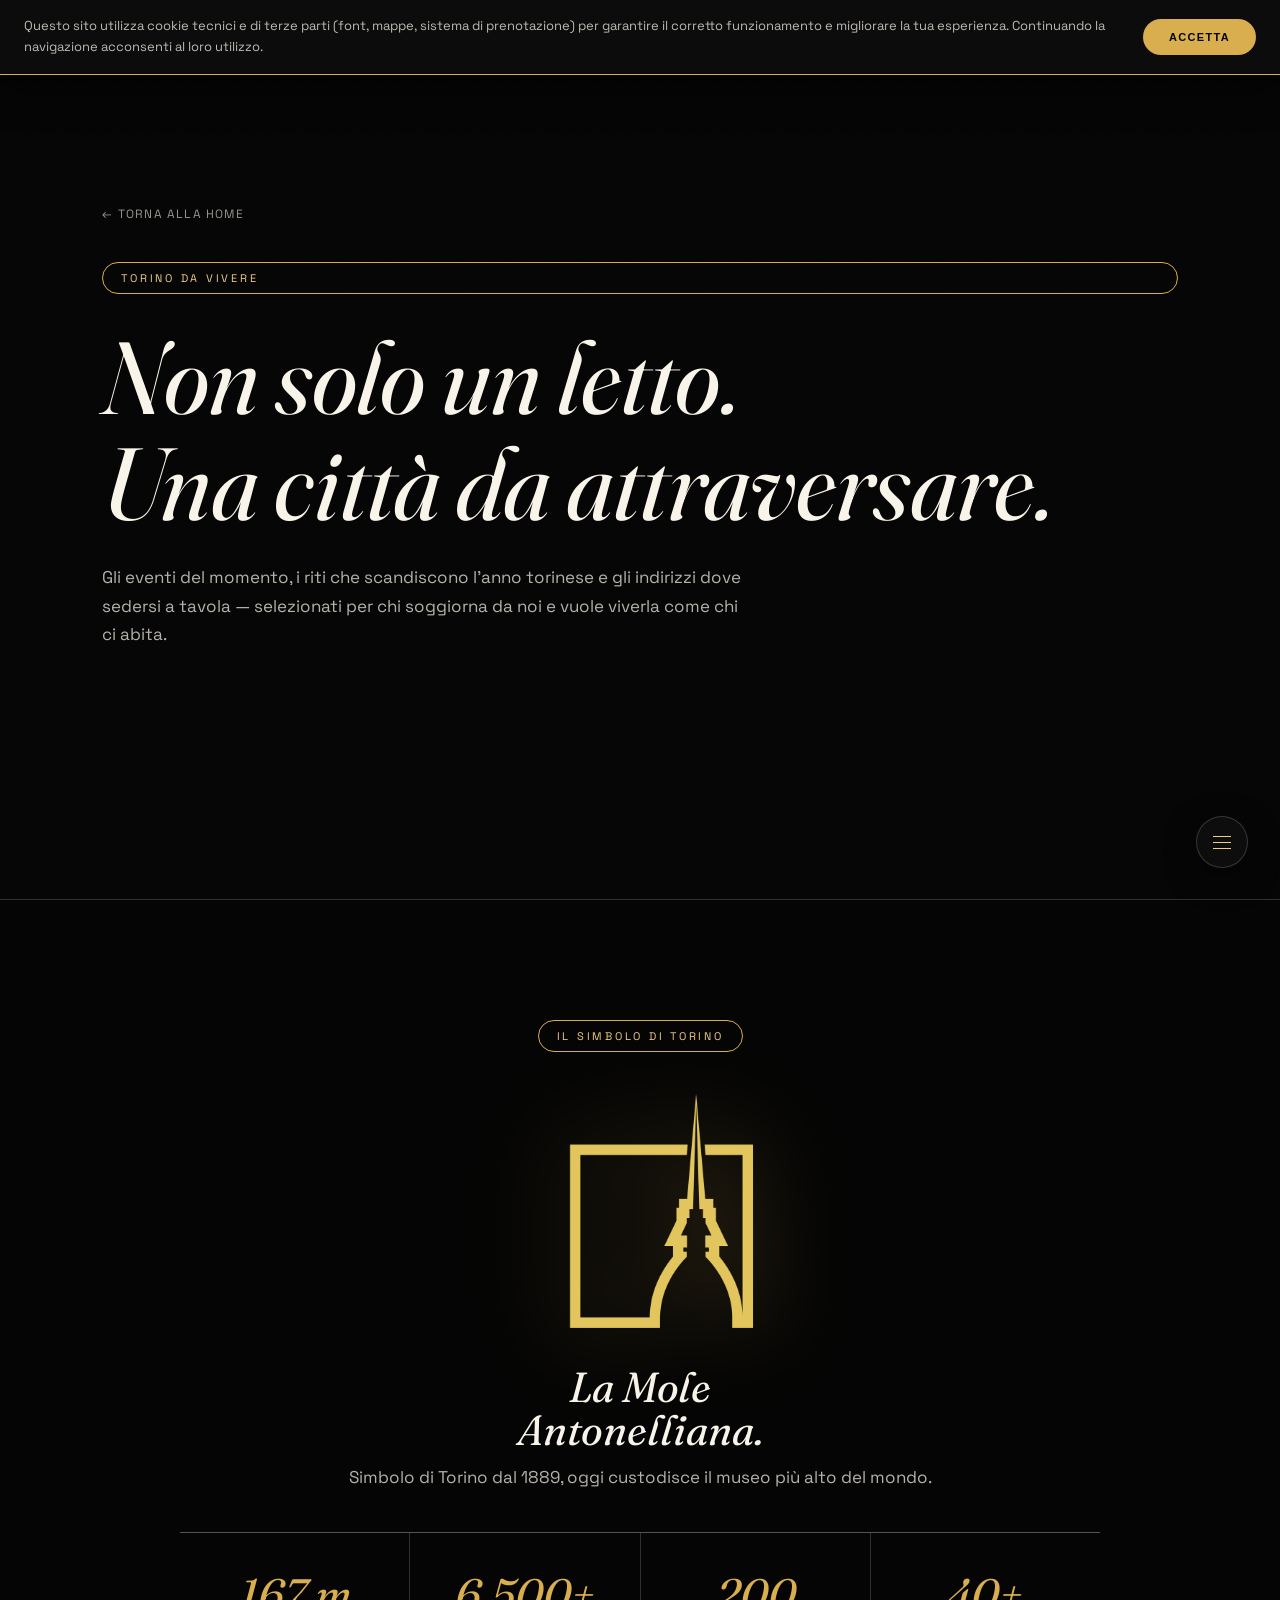
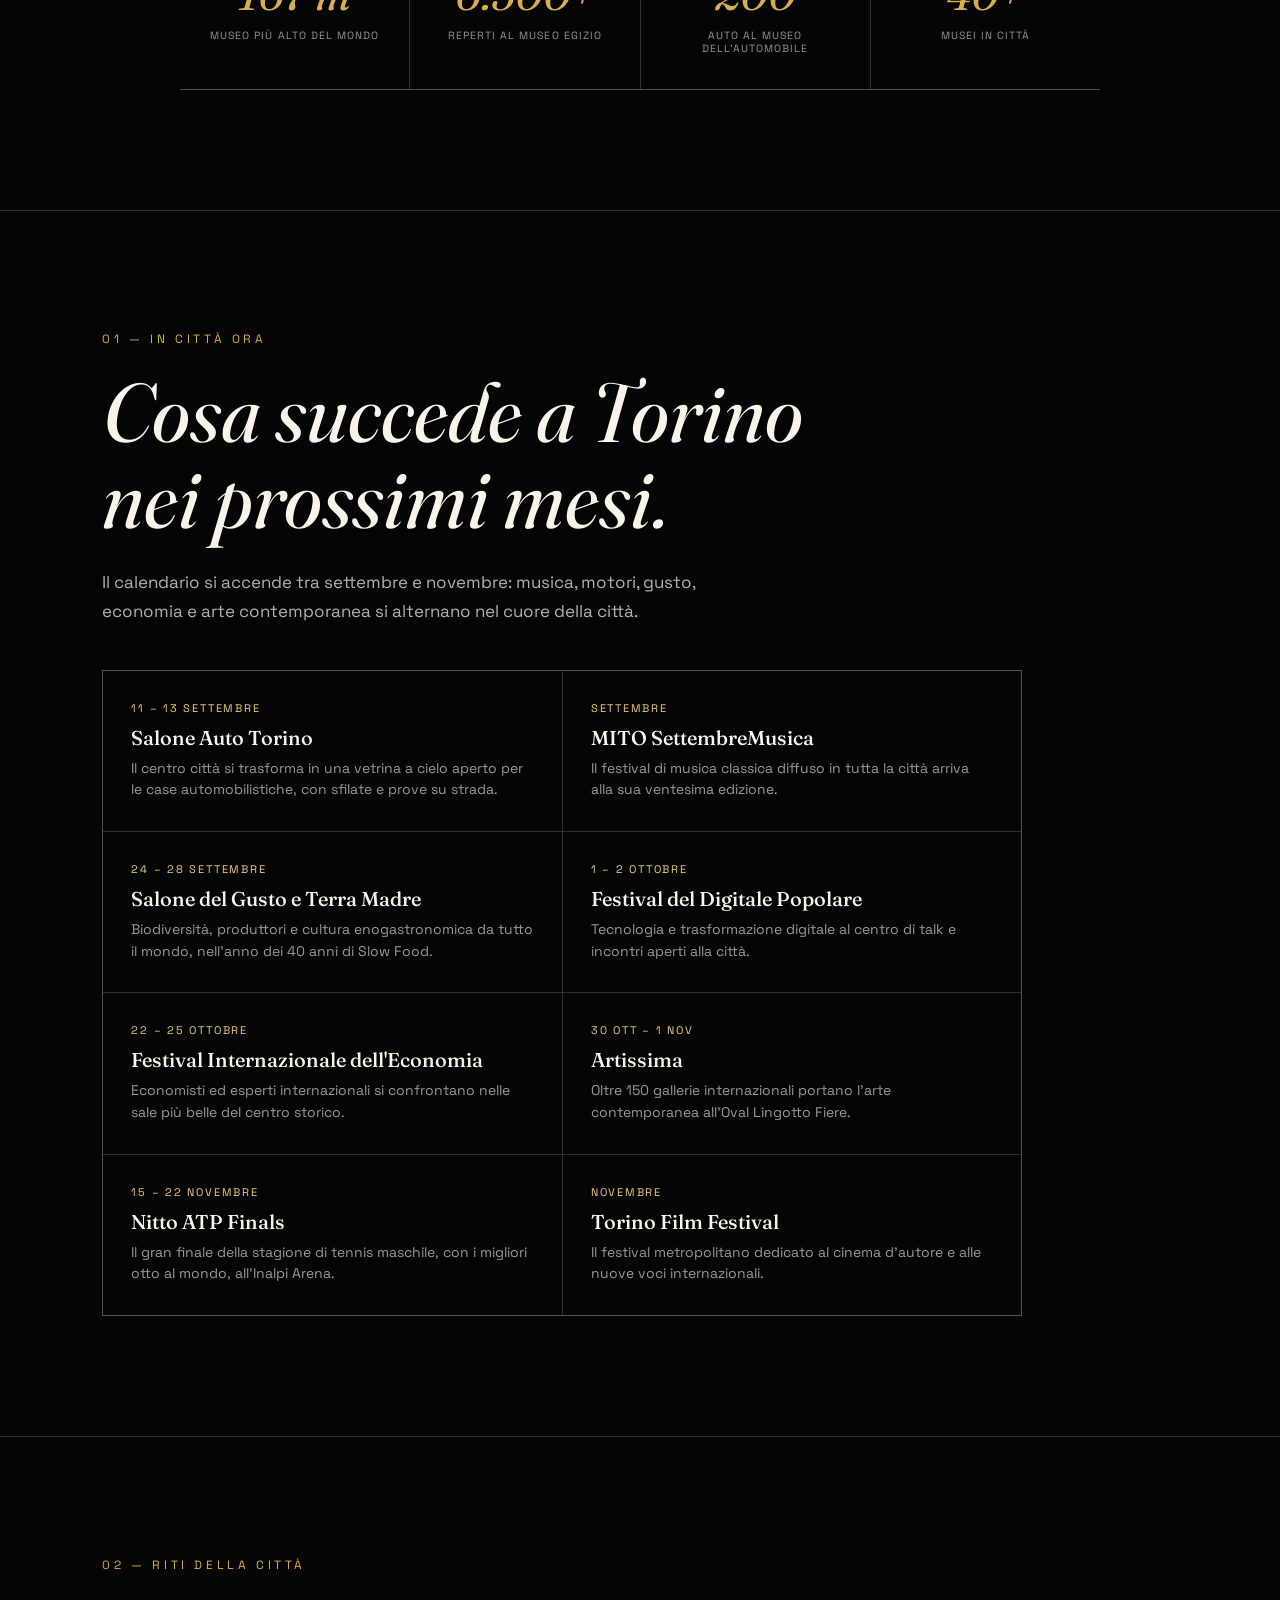
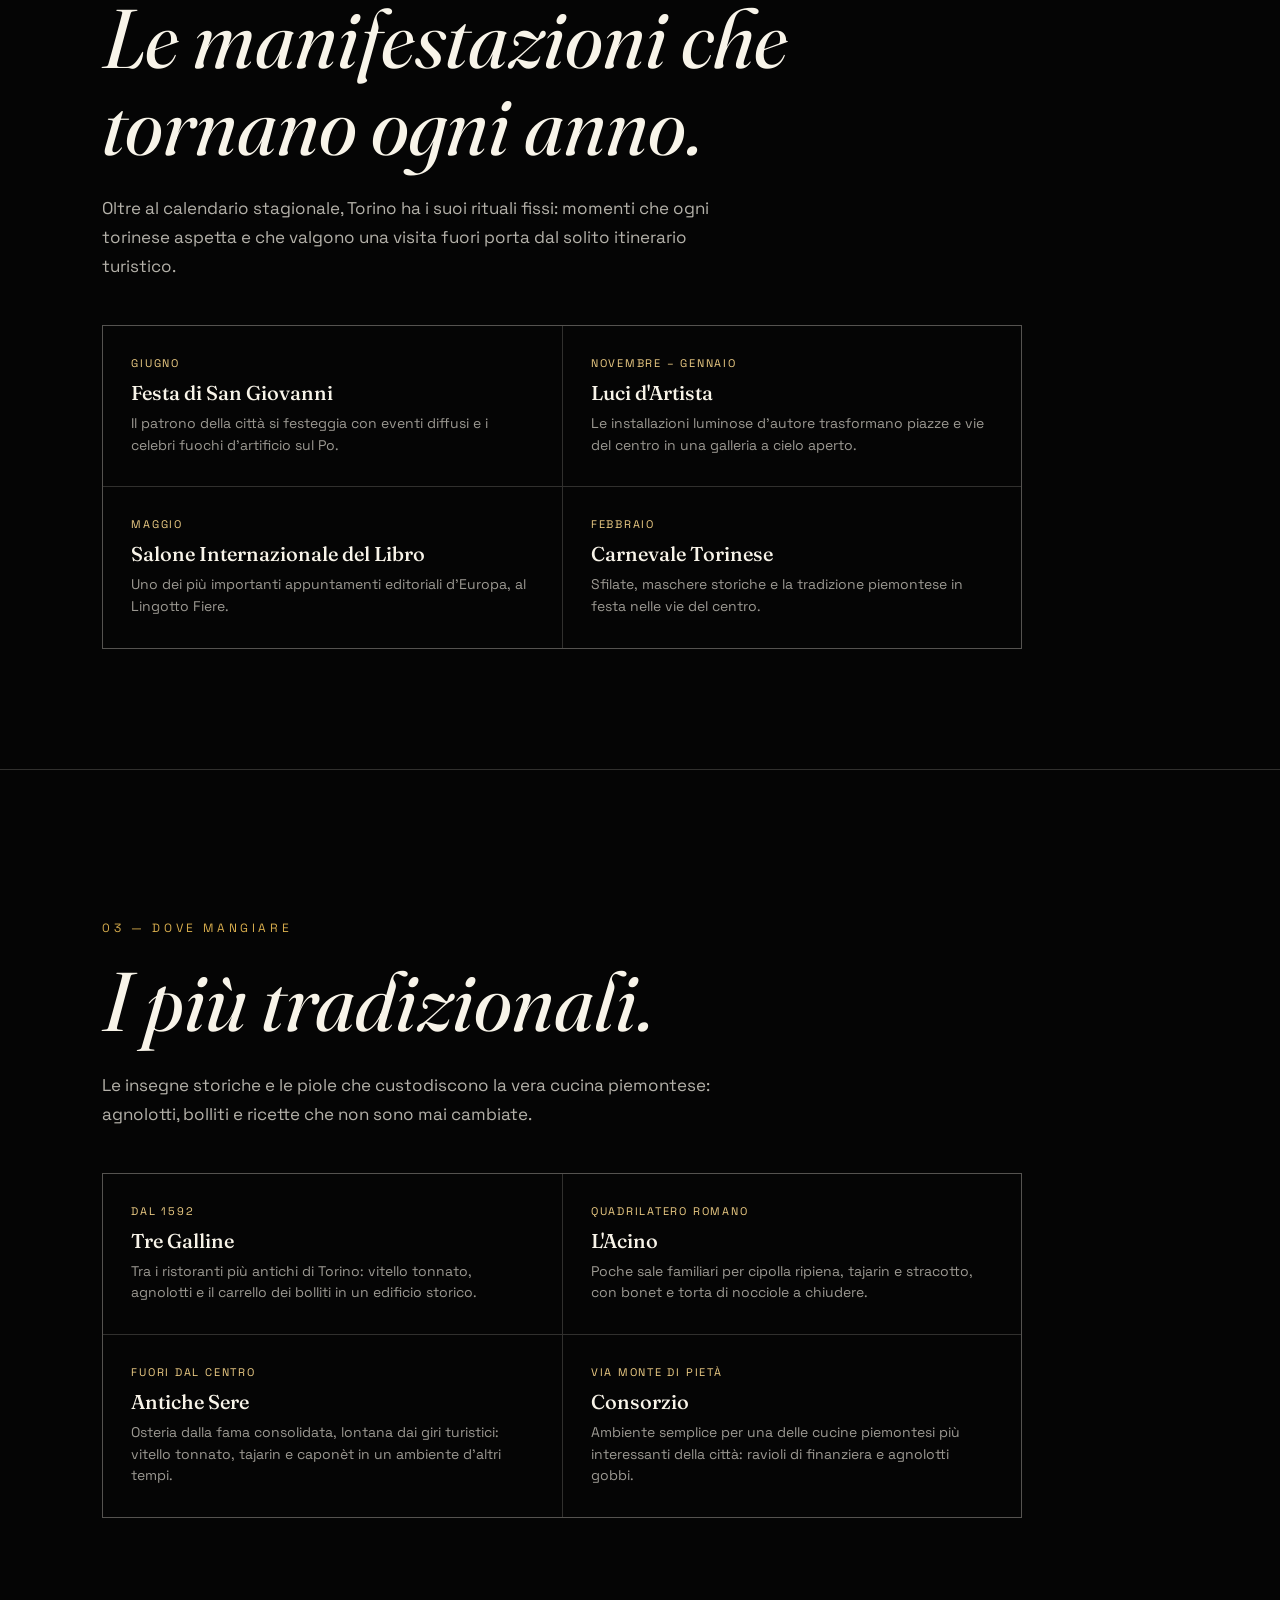
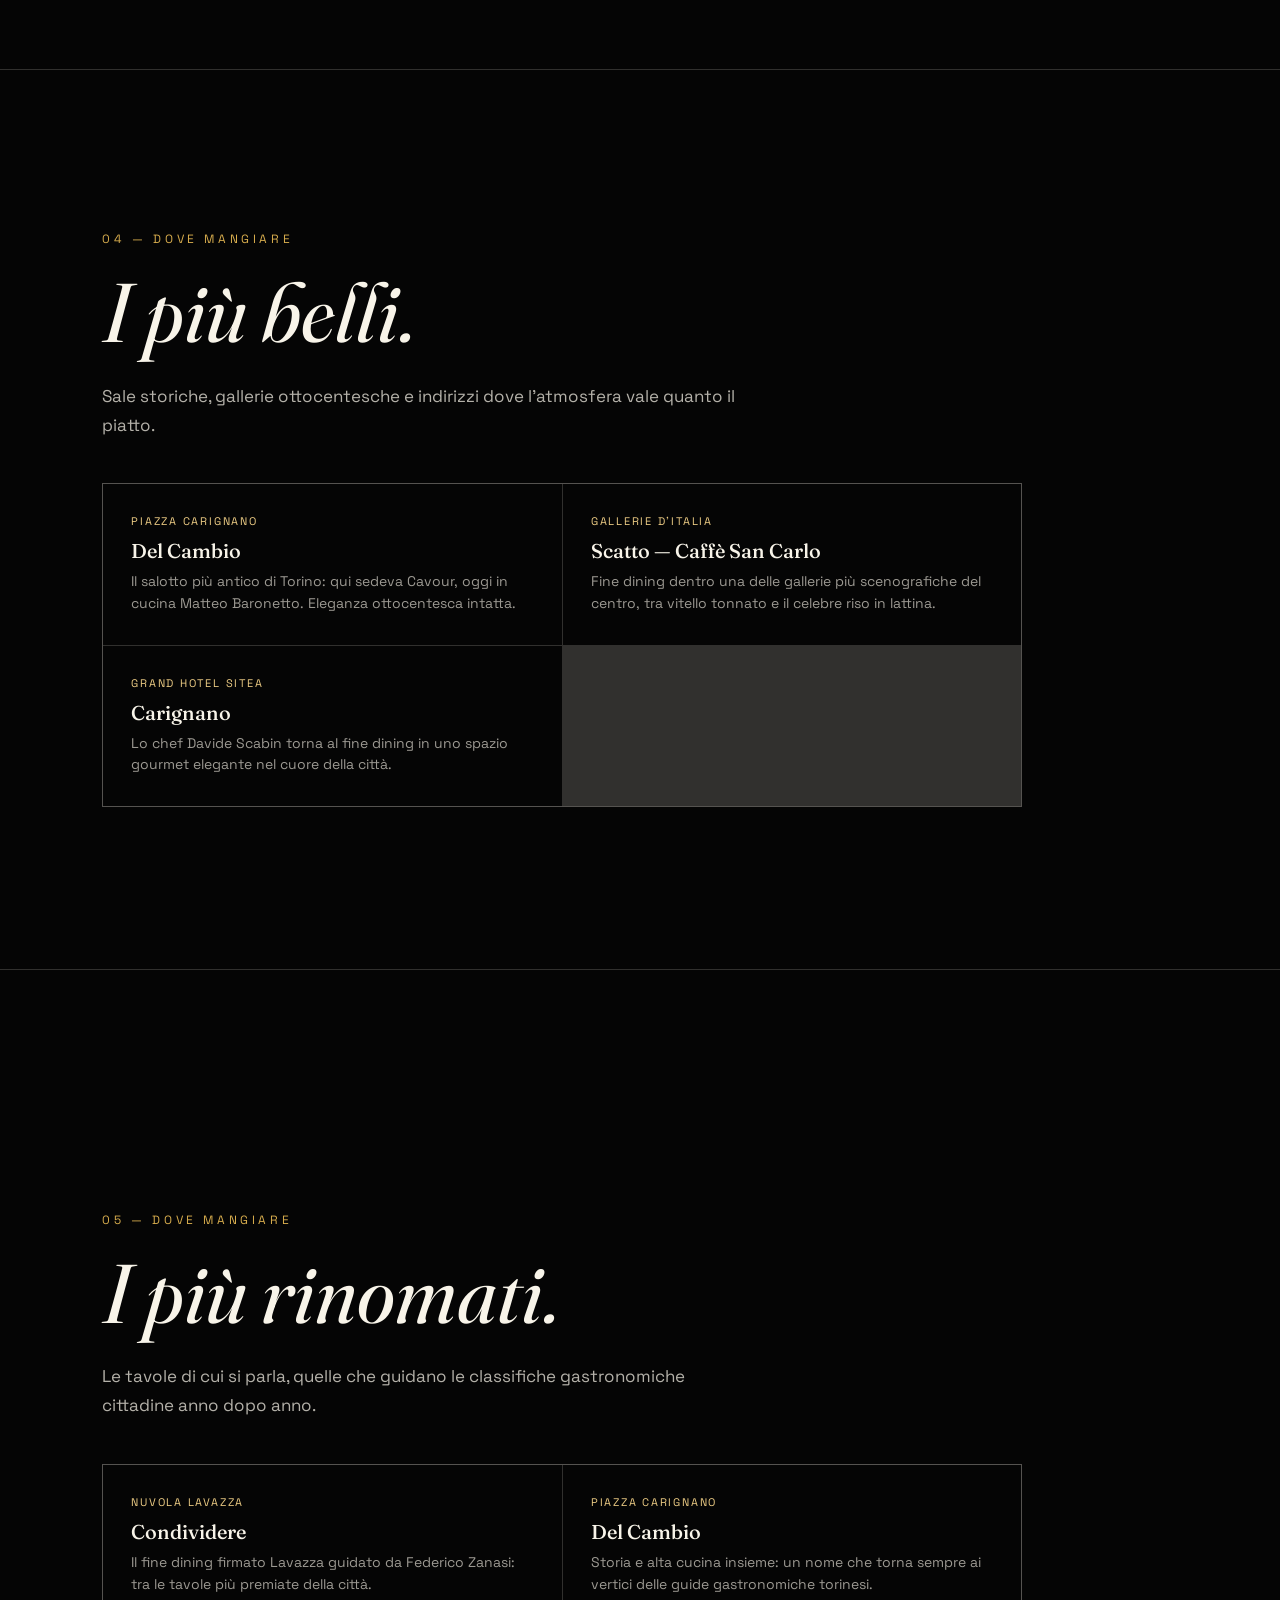
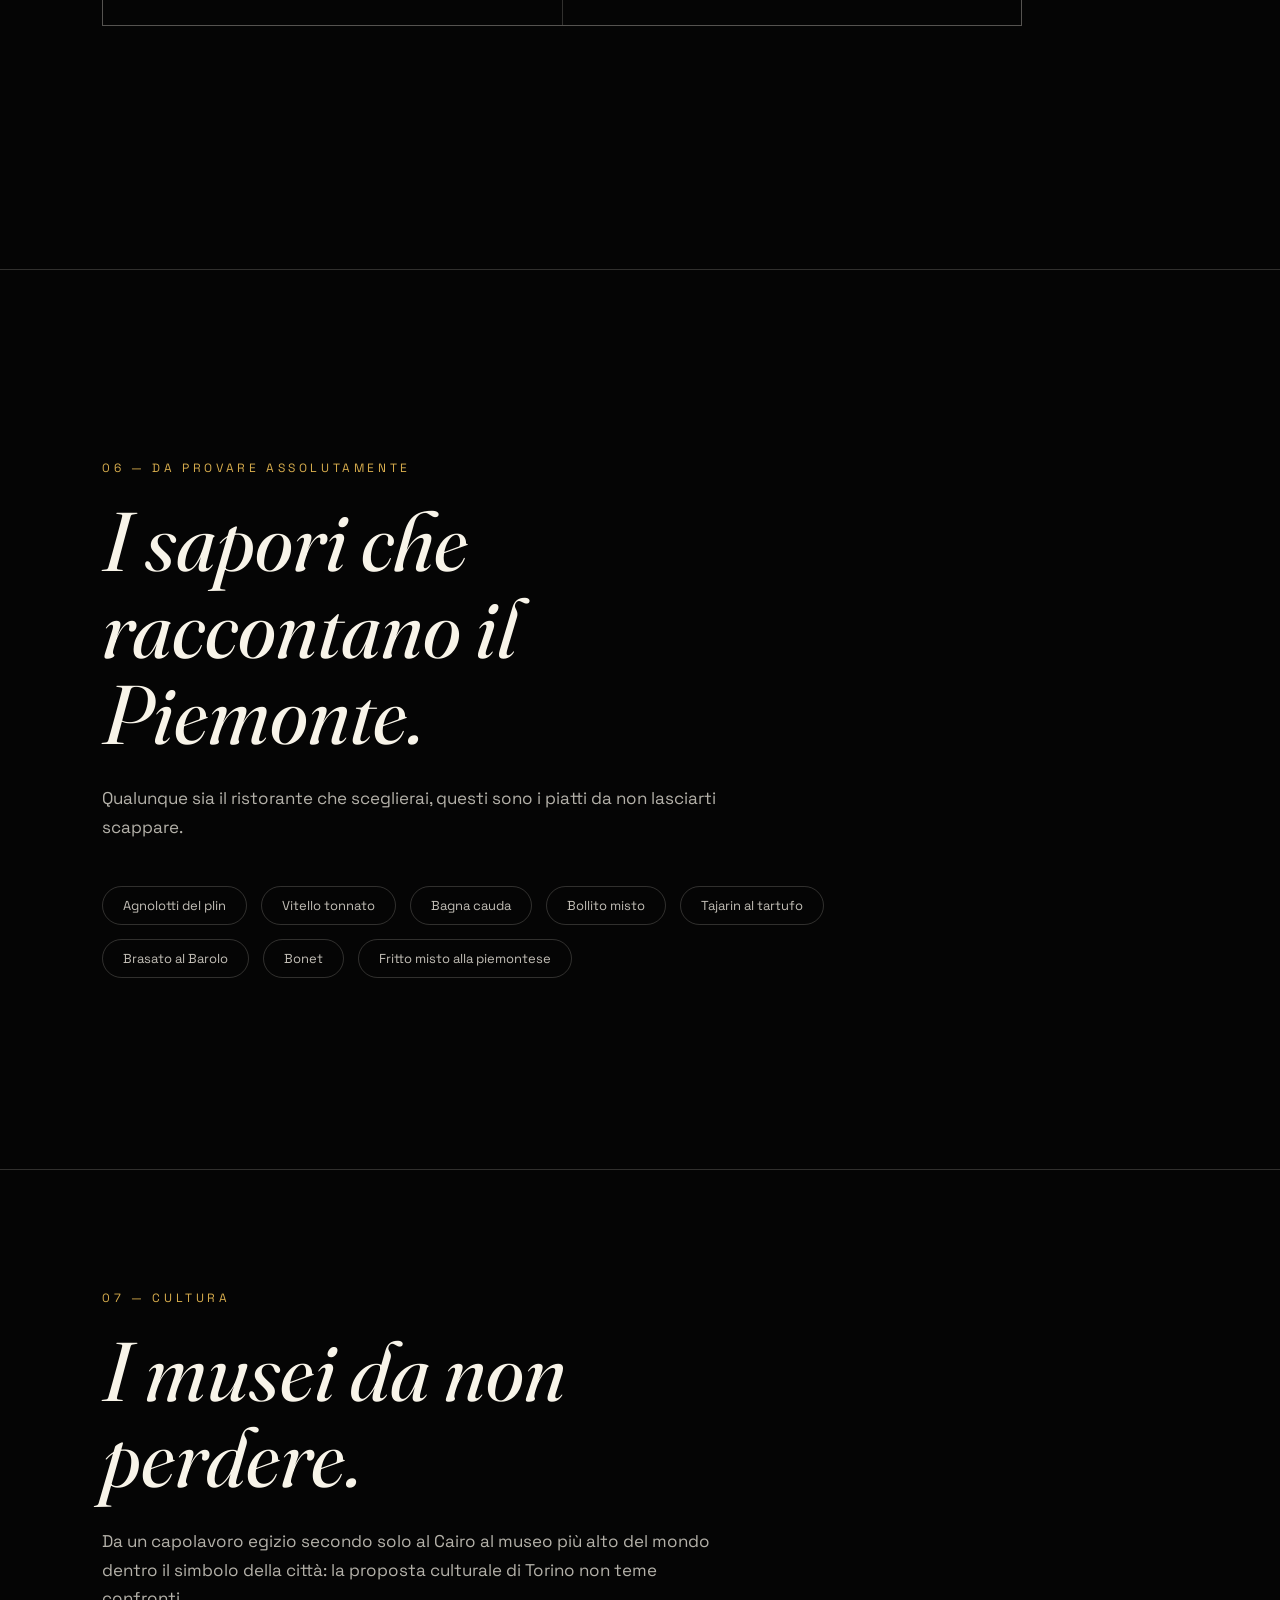
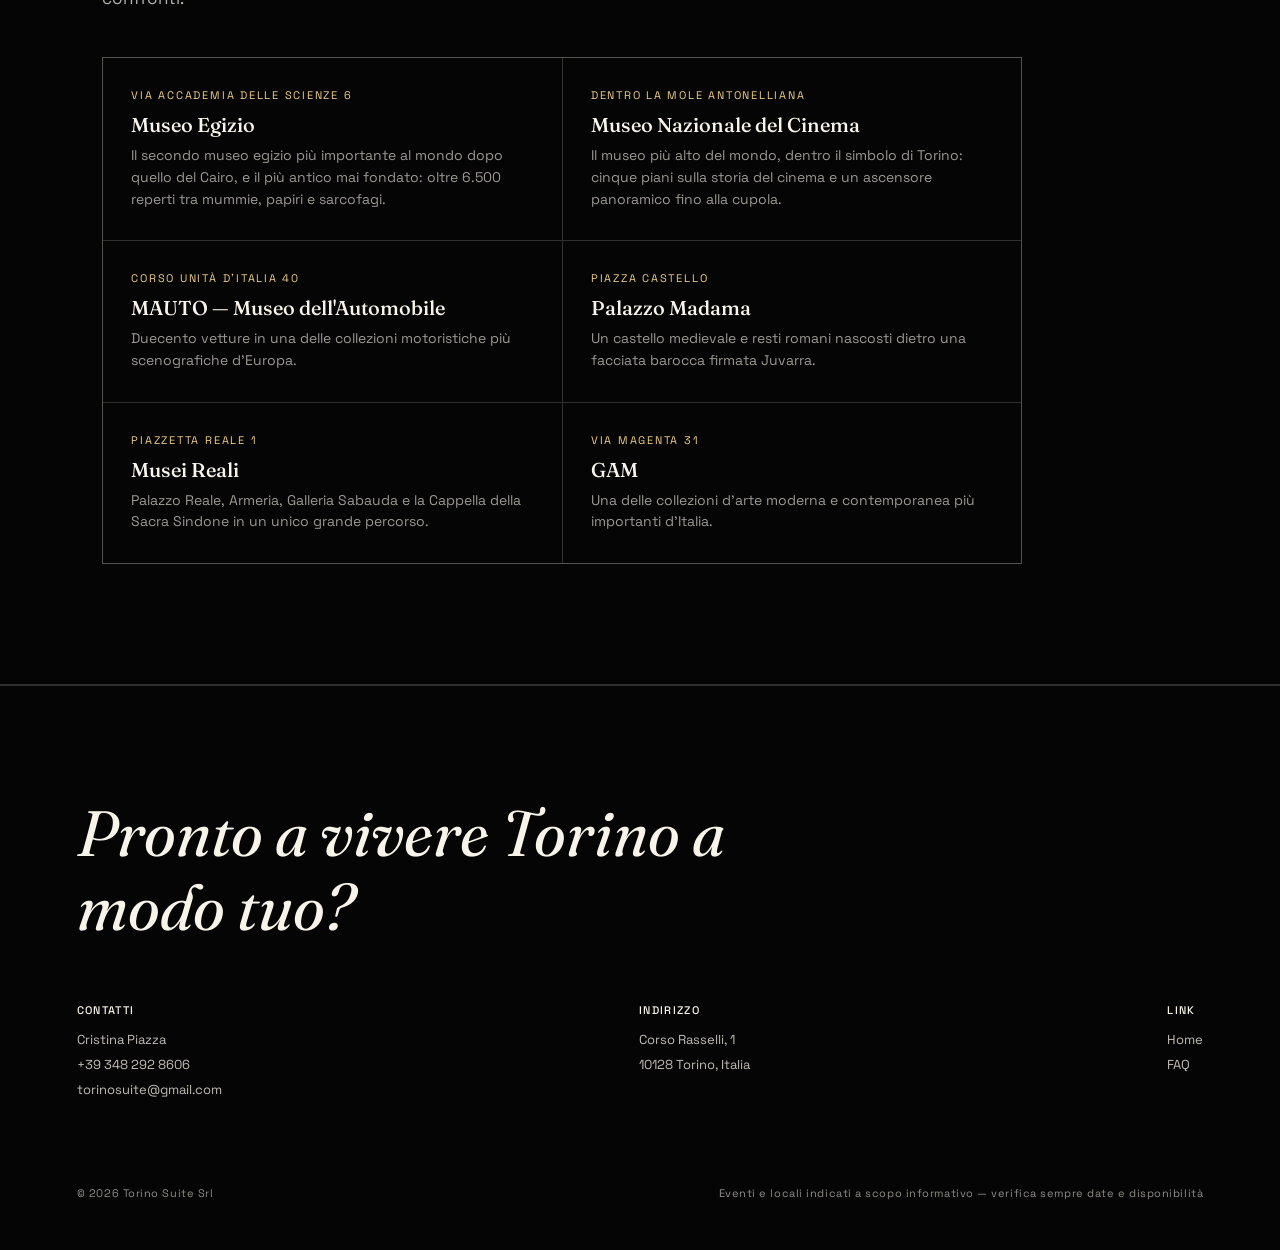
<file: eventi.html>
<!DOCTYPE html>
<html lang="it">
<head>
<meta charset="UTF-8">
<meta name="viewport" content="width=device-width, initial-scale=1.0">
<meta http-equiv="Cache-Control" content="no-cache, no-store, must-revalidate">

<link rel="icon" type="image/png" href="[data-uri]">
<title>Torino da Vivere — Torino Suite</title>
<link rel="preconnect" href="https://fonts.googleapis.com">
<link rel="preconnect" href="https://fonts.gstatic.com" crossorigin>
<link href="https://fonts.googleapis.com/css2?family=Fraunces:ital,opsz,wght@0,9..144,300;0,9..144,500;0,9..144,600;1,9..144,400;1,9..144,500&family=Space+Grotesk:wght@300;400;500;600&display=swap" rel="stylesheet">
<link rel="stylesheet" href="style.css?v=2">
</head>
<body>

<div class="noise"></div>

<nav>
  <a href="index.html" class="brand" style="text-decoration:none; color:var(--cream);"><span class="brand-mark"><img src="[data-uri]" alt="Torino Suite" style="width:32px; height:auto; display:block;"></span><span>Torino Suite</span></a>
  <div class="nav-right">
    <div class="navlinks">
      <a href="index.html#suites" data-i18n="nav.suite">Suite</a>
      <a href="index.html#location" data-i18n="nav.location">Posizione</a>
      <a href="index.html#faq" data-i18n="nav.faq">FAQ</a>
      <a href="index.html#contact" data-i18n="nav.contact">Contatti</a>
      <a href="index.html#prenota" class="nav-cta" data-i18n="nav.book">Prenota</a>
    </div>
    <div class="lang-switch" id="langSwitch">
      <button type="button" class="lang-toggle" id="langToggle">
        <span class="lang-flag">🇮🇹</span><span class="lang-code">IT</span><svg class="lang-caret" width="9" height="6" viewBox="0 0 9 6" xmlns="http://www.w3.org/2000/svg"><path d="M1 1l3.5 3.5L8 1" stroke="currentColor" stroke-width="1.3" fill="none" stroke-linecap="round" stroke-linejoin="round"/></svg>
      </button>
      <div class="lang-menu">
        <button type="button" class="lang-option active" data-lang="it"><span class="lang-flag">🇮🇹</span>Italiano</button>
        <button type="button" class="lang-option" data-lang="en"><span class="lang-flag">🇬🇧</span>English</button>
        <button type="button" class="lang-option" data-lang="fr"><span class="lang-flag">🇫🇷</span>Français</button>
        <button type="button" class="lang-option" data-lang="de"><span class="lang-flag">🇩🇪</span>Deutsch</button>
        <button type="button" class="lang-option" data-lang="zh"><span class="lang-flag">🇨🇳</span>中文</button>
      </div>
    </div>
  </div>
</nav>

<button type="button" class="chapters-toggle" id="chaptersToggle" aria-label="Capitoli">
  <span></span><span></span><span></span>
</button>
<div class="chapters-panel" id="chaptersPanel">
  <div class="chapters-head" data-i18n="chapters.title">Capitoli</div>
  <a href="#ch-hero" class="chapters-link"><span class="cl-num">00</span><span data-i18n="chapters.intro">Introduzione</span></a>

  <div class="chapters-group" data-i18n="chapters.group_events">Eventi</div>
  <a href="#ch-s1" class="chapters-link"><span class="cl-num">1</span><span data-i18n="chapters.s1">Eventi dei prossimi mesi</span></a>
  <a href="#ch-s2" class="chapters-link"><span class="cl-num">2</span><span data-i18n="chapters.s2">Tradizioni e riti annuali</span></a>

  <div class="chapters-group" data-i18n="chapters.group_museums">Musei</div>
  <a href="#ch-landmark" class="chapters-link"><span class="cl-num">1</span><span data-i18n="eventi.landmark.title">La Mole Antonelliana.</span></a>
  <a href="#ch-s7" class="chapters-link"><span class="cl-num">2</span><span data-i18n="chapters.s7">Musei da visitare</span></a>

  <div class="chapters-group" data-i18n="chapters.group_restaurants">Ristoranti</div>
  <a href="#ch-s3" class="chapters-link"><span class="cl-num">1</span><span data-i18n="chapters.s3">Ristoranti tradizionali</span></a>
  <a href="#ch-s4" class="chapters-link"><span class="cl-num">2</span><span data-i18n="chapters.s4">Ristoranti più belli</span></a>
  <a href="#ch-s5" class="chapters-link"><span class="cl-num">3</span><span data-i18n="chapters.s5">Ristoranti più rinomati</span></a>
  <a href="#ch-s6" class="chapters-link"><span class="cl-num">4</span><span data-i18n="chapters.s6">Piatti tipici da provare</span></a>
</div>

<div class="story-wrap">

  <!-- HERO -->
  <section class="story-section story-hero" id="ch-hero">
    <a href="index.html" class="story-back" style="margin-bottom:40px;" data-i18n="eventi.back">&larr; Torna alla home</a>
    <span class="story-hero-tag" data-i18n="eventi.hero.tag">Torino da vivere</span>
    <h1 class="story-title" style="font-size:clamp(44px,8vw,108px);" data-i18n="eventi.hero.title">Non solo un letto.<br>Una città da attraversare.</h1>
    <p class="story-lede" data-i18n="eventi.hero.lede">Gli eventi del momento, i riti che scandiscono l'anno torinese e gli indirizzi dove sedersi a tavola — selezionati per chi soggiorna da noi e vuole viverla come chi ci abita.</p>
  </section>

  <!-- SIMBOLO DI TORINO -->
  <section class="story-section landmark-section reveal" id="ch-landmark">
    <span class="story-hero-tag" data-i18n="eventi.landmark.tag">Il simbolo di Torino</span>
<img class="landmark-mark" src="[data-uri]" alt="Mole Antonelliana — Torino Suite">
    <h2 class="story-title" style="font-size:clamp(26px,3.4vw,42px); margin-bottom:10px;" data-i18n="eventi.landmark.title">La Mole Antonelliana.</h2>
    <p class="story-lede" style="margin-bottom:10px;" data-i18n="eventi.landmark.lede">Simbolo di Torino dal 1889, oggi custodisce il museo più alto del mondo.</p>
    <div class="landmark-stats">
      <div class="landmark-stat"><span class="ls-num">167 m</span><span class="ls-label" data-i18n="eventi.landmark.stat1">Museo più alto del mondo</span></div>
      <div class="landmark-stat"><span class="ls-num">6.500+</span><span class="ls-label" data-i18n="eventi.landmark.stat2">Reperti al Museo Egizio</span></div>
      <div class="landmark-stat"><span class="ls-num">200</span><span class="ls-label" data-i18n="eventi.landmark.stat3">Auto al Museo dell'Automobile</span></div>
      <div class="landmark-stat"><span class="ls-num">40+</span><span class="ls-label" data-i18n="eventi.landmark.stat4">Musei in città</span></div>
    </div>
  </section>

  <!-- EVENTI IN CITTÀ -->
  <section class="story-section reveal" id="ch-s1">
    <div class="story-num" data-i18n="eventi.s1.num">01 — In città ora</div>
    <h2 class="story-title" data-i18n="eventi.s1.title">Cosa succede a Torino nei prossimi mesi.</h2>
    <p class="story-lede" data-i18n="eventi.s1.lede">Il calendario si accende tra settembre e novembre: musica, motori, gusto, economia e arte contemporanea si alternano nel cuore della città.</p>
    <div class="story-grid">
      <div class="story-card"><span class="sc-date" data-i18n="eventi.s1.c1.date">11 – 13 Settembre</span><span class="sc-title">Salone Auto Torino</span><span class="sc-desc" data-i18n="eventi.s1.c1.desc">Il centro città si trasforma in una vetrina a cielo aperto per le case automobilistiche, con sfilate e prove su strada.</span></div>
      <div class="story-card"><span class="sc-date" data-i18n="eventi.s1.c2.date">Settembre</span><span class="sc-title">MITO SettembreMusica</span><span class="sc-desc" data-i18n="eventi.s1.c2.desc">Il festival di musica classica diffuso in tutta la città arriva alla sua ventesima edizione.</span></div>
      <div class="story-card"><span class="sc-date" data-i18n="eventi.s1.c3.date">24 – 28 Settembre</span><span class="sc-title">Salone del Gusto e Terra Madre</span><span class="sc-desc" data-i18n="eventi.s1.c3.desc">Biodiversità, produttori e cultura enogastronomica da tutto il mondo, nell'anno dei 40 anni di Slow Food.</span></div>
      <div class="story-card"><span class="sc-date" data-i18n="eventi.s1.c4.date">1 – 2 Ottobre</span><span class="sc-title">Festival del Digitale Popolare</span><span class="sc-desc" data-i18n="eventi.s1.c4.desc">Tecnologia e trasformazione digitale al centro di talk e incontri aperti alla città.</span></div>
      <div class="story-card"><span class="sc-date" data-i18n="eventi.s1.c5.date">22 – 25 Ottobre</span><span class="sc-title">Festival Internazionale dell'Economia</span><span class="sc-desc" data-i18n="eventi.s1.c5.desc">Economisti ed esperti internazionali si confrontano nelle sale più belle del centro storico.</span></div>
      <div class="story-card"><span class="sc-date" data-i18n="eventi.s1.c6.date">30 Ott – 1 Nov</span><span class="sc-title">Artissima</span><span class="sc-desc" data-i18n="eventi.s1.c6.desc">Oltre 150 gallerie internazionali portano l'arte contemporanea all'Oval Lingotto Fiere.</span></div>
      <div class="story-card"><span class="sc-date" data-i18n="eventi.s1.c7.date">15 – 22 Novembre</span><span class="sc-title">Nitto ATP Finals</span><span class="sc-desc" data-i18n="eventi.s1.c7.desc">Il gran finale della stagione di tennis maschile, con i migliori otto al mondo, all'Inalpi Arena.</span></div>
      <div class="story-card"><span class="sc-date" data-i18n="eventi.s1.c8.date">Novembre</span><span class="sc-title">Torino Film Festival</span><span class="sc-desc" data-i18n="eventi.s1.c8.desc">Il festival metropolitano dedicato al cinema d'autore e alle nuove voci internazionali.</span></div>
    </div>
  </section>

  <!-- TRADIZIONI -->
  <section class="story-section reveal" id="ch-s2">
    <div class="story-num" data-i18n="eventi.s2.num">02 — Riti della città</div>
    <h2 class="story-title" data-i18n="eventi.s2.title">Le manifestazioni che tornano ogni anno.</h2>
    <p class="story-lede" data-i18n="eventi.s2.lede">Oltre al calendario stagionale, Torino ha i suoi rituali fissi: momenti che ogni torinese aspetta e che valgono una visita fuori porta dal solito itinerario turistico.</p>
    <div class="story-grid">
      <div class="story-card"><span class="sc-date" data-i18n="eventi.s2.c1.date">Giugno</span><span class="sc-title">Festa di San Giovanni</span><span class="sc-desc" data-i18n="eventi.s2.c1.desc">Il patrono della città si festeggia con eventi diffusi e i celebri fuochi d'artificio sul Po.</span></div>
      <div class="story-card"><span class="sc-date" data-i18n="eventi.s2.c2.date">Novembre – Gennaio</span><span class="sc-title">Luci d'Artista</span><span class="sc-desc" data-i18n="eventi.s2.c2.desc">Le installazioni luminose d'autore trasformano piazze e vie del centro in una galleria a cielo aperto.</span></div>
      <div class="story-card"><span class="sc-date" data-i18n="eventi.s2.c3.date">Maggio</span><span class="sc-title">Salone Internazionale del Libro</span><span class="sc-desc" data-i18n="eventi.s2.c3.desc">Uno dei più importanti appuntamenti editoriali d'Europa, al Lingotto Fiere.</span></div>
      <div class="story-card"><span class="sc-date" data-i18n="eventi.s2.c4.date">Febbraio</span><span class="sc-title">Carnevale Torinese</span><span class="sc-desc" data-i18n="eventi.s2.c4.desc">Sfilate, maschere storiche e la tradizione piemontese in festa nelle vie del centro.</span></div>
    </div>
  </section>

  <!-- RISTORANTI TRADIZIONALI -->
  <section class="story-section reveal" id="ch-s3">
    <div class="story-num" data-i18n="eventi.s3.num">03 — Dove mangiare</div>
    <h2 class="story-title" data-i18n="eventi.s3.title">I più tradizionali.</h2>
    <p class="story-lede" data-i18n="eventi.s3.lede">Le insegne storiche e le piole che custodiscono la vera cucina piemontese: agnolotti, bolliti e ricette che non sono mai cambiate.</p>
    <div class="story-grid">
      <div class="story-card"><span class="sc-date" data-i18n="eventi.s3.c1.date">Dal 1592</span><span class="sc-title">Tre Galline</span><span class="sc-desc" data-i18n="eventi.s3.c1.desc">Tra i ristoranti più antichi di Torino: vitello tonnato, agnolotti e il carrello dei bolliti in un edificio storico.</span></div>
      <div class="story-card"><span class="sc-date" data-i18n="eventi.s3.c2.date">Quadrilatero Romano</span><span class="sc-title">L'Acino</span><span class="sc-desc" data-i18n="eventi.s3.c2.desc">Poche sale familiari per cipolla ripiena, tajarin e stracotto, con bonet e torta di nocciole a chiudere.</span></div>
      <div class="story-card"><span class="sc-date" data-i18n="eventi.s3.c3.date">Fuori dal centro</span><span class="sc-title">Antiche Sere</span><span class="sc-desc" data-i18n="eventi.s3.c3.desc">Osteria dalla fama consolidata, lontana dai giri turistici: vitello tonnato, tajarin e caponèt in un ambiente d'altri tempi.</span></div>
      <div class="story-card"><span class="sc-date" data-i18n="eventi.s3.c4.date">Via Monte di Pietà</span><span class="sc-title">Consorzio</span><span class="sc-desc" data-i18n="eventi.s3.c4.desc">Ambiente semplice per una delle cucine piemontesi più interessanti della città: ravioli di finanziera e agnolotti gobbi.</span></div>
    </div>
  </section>

  <!-- RISTORANTI PIU' BELLI -->
  <section class="story-section reveal" id="ch-s4">
    <div class="story-num" data-i18n="eventi.s4.num">04 — Dove mangiare</div>
    <h2 class="story-title" data-i18n="eventi.s4.title">I più belli.</h2>
    <p class="story-lede" data-i18n="eventi.s4.lede">Sale storiche, gallerie ottocentesche e indirizzi dove l'atmosfera vale quanto il piatto.</p>
    <div class="story-grid">
      <div class="story-card"><span class="sc-date" data-i18n="eventi.s4.c1.date">Piazza Carignano</span><span class="sc-title">Del Cambio</span><span class="sc-desc" data-i18n="eventi.s4.c1.desc">Il salotto più antico di Torino: qui sedeva Cavour, oggi in cucina Matteo Baronetto. Eleganza ottocentesca intatta.</span></div>
      <div class="story-card"><span class="sc-date" data-i18n="eventi.s4.c2.date">Gallerie d'Italia</span><span class="sc-title">Scatto — Caffè San Carlo</span><span class="sc-desc" data-i18n="eventi.s4.c2.desc">Fine dining dentro una delle gallerie più scenografiche del centro, tra vitello tonnato e il celebre riso in lattina.</span></div>
      <div class="story-card"><span class="sc-date" data-i18n="eventi.s4.c3.date">Grand Hotel Sitea</span><span class="sc-title">Carignano</span><span class="sc-desc" data-i18n="eventi.s4.c3.desc">Lo chef Davide Scabin torna al fine dining in uno spazio gourmet elegante nel cuore della città.</span></div>
    </div>
  </section>

  <!-- RISTORANTI PIU' RINOMATI -->
  <section class="story-section reveal" id="ch-s5">
    <div class="story-num" data-i18n="eventi.s5.num">05 — Dove mangiare</div>
    <h2 class="story-title" data-i18n="eventi.s5.title">I più rinomati.</h2>
    <p class="story-lede" data-i18n="eventi.s5.lede">Le tavole di cui si parla, quelle che guidano le classifiche gastronomiche cittadine anno dopo anno.</p>
    <div class="story-grid">
      <div class="story-card"><span class="sc-date" data-i18n="eventi.s5.c1.date">Nuvola Lavazza</span><span class="sc-title">Condividere</span><span class="sc-desc" data-i18n="eventi.s5.c1.desc">Il fine dining firmato Lavazza guidato da Federico Zanasi: tra le tavole più premiate della città.</span></div>
      <div class="story-card"><span class="sc-date" data-i18n="eventi.s5.c2.date">Piazza Carignano</span><span class="sc-title">Del Cambio</span><span class="sc-desc" data-i18n="eventi.s5.c2.desc">Storia e alta cucina insieme: un nome che torna sempre ai vertici delle guide gastronomiche torinesi.</span></div>
    </div>
  </section>

  <!-- DA PROVARE -->
  <section class="story-section reveal" id="ch-s6">
    <div class="story-num" data-i18n="eventi.s6.num">06 — Da provare assolutamente</div>
    <h2 class="story-title" data-i18n="eventi.s6.title">I sapori che raccontano il Piemonte.</h2>
    <p class="story-lede" data-i18n="eventi.s6.lede">Qualunque sia il ristorante che sceglierai, questi sono i piatti da non lasciarti scappare.</p>
    <div class="dish-row">
      <span class="dish-pill">Agnolotti del plin</span>
      <span class="dish-pill">Vitello tonnato</span>
      <span class="dish-pill">Bagna cauda</span>
      <span class="dish-pill">Bollito misto</span>
      <span class="dish-pill">Tajarin al tartufo</span>
      <span class="dish-pill">Brasato al Barolo</span>
      <span class="dish-pill">Bonet</span>
      <span class="dish-pill">Fritto misto alla piemontese</span>
    </div>
  </section>

  <!-- MUSEI -->
  <section class="story-section reveal" id="ch-s7">
    <div class="story-num" data-i18n="eventi.s7.num">07 — Cultura</div>
    <h2 class="story-title" data-i18n="eventi.s7.title">I musei da non perdere.</h2>
    <p class="story-lede" data-i18n="eventi.s7.lede">Da un capolavoro egizio secondo solo al Cairo al museo più alto del mondo dentro il simbolo della città: la proposta culturale di Torino non teme confronti.</p>
    <div class="story-grid">
      <div class="story-card"><span class="sc-date" data-i18n="eventi.s7.c1.date">Via Accademia delle Scienze 6</span><span class="sc-title">Museo Egizio</span><span class="sc-desc" data-i18n="eventi.s7.c1.desc">Il secondo museo egizio più importante al mondo dopo quello del Cairo, e il più antico mai fondato: oltre 6.500 reperti tra mummie, papiri e sarcofagi.</span></div>
      <div class="story-card"><span class="sc-date" data-i18n="eventi.s7.c2.date">Dentro la Mole Antonelliana</span><span class="sc-title">Museo Nazionale del Cinema</span><span class="sc-desc" data-i18n="eventi.s7.c2.desc">Il museo più alto del mondo, dentro il simbolo di Torino: cinque piani sulla storia del cinema e un ascensore panoramico fino alla cupola.</span></div>
      <div class="story-card"><span class="sc-date" data-i18n="eventi.s7.c3.date">Corso Unità d'Italia 40</span><span class="sc-title">MAUTO — Museo dell'Automobile</span><span class="sc-desc" data-i18n="eventi.s7.c3.desc">Duecento vetture in una delle collezioni motoristiche più scenografiche d'Europa.</span></div>
      <div class="story-card"><span class="sc-date" data-i18n="eventi.s7.c4.date">Piazza Castello</span><span class="sc-title">Palazzo Madama</span><span class="sc-desc" data-i18n="eventi.s7.c4.desc">Un castello medievale e resti romani nascosti dietro una facciata barocca firmata Juvarra.</span></div>
      <div class="story-card"><span class="sc-date" data-i18n="eventi.s7.c5.date">Piazzetta Reale 1</span><span class="sc-title">Musei Reali</span><span class="sc-desc" data-i18n="eventi.s7.c5.desc">Palazzo Reale, Armeria, Galleria Sabauda e la Cappella della Sacra Sindone in un unico grande percorso.</span></div>
      <div class="story-card"><span class="sc-date" data-i18n="eventi.s7.c6.date">Via Magenta 31</span><span class="sc-title">GAM</span><span class="sc-desc" data-i18n="eventi.s7.c6.desc">Una delle collezioni d'arte moderna e contemporanea più importanti d'Italia.</span></div>
    </div>
  </section>

</div>

<!-- FOOTER -->
<footer id="contact">
  <div class="foot-cta reveal" data-i18n="common.footer.cta">Pronto a vivere Torino a modo tuo?</div>
  <div class="foot-grid reveal">
    <div class="foot-col">
      <b data-i18n="common.footer.contacts">Contatti</b>
      <div>Cristina Piazza</div>
      <div><a href="tel:+393482928606">+39 348 292 8606</a></div>
      <div><a href="mailto:torinosuite@gmail.com">torinosuite@gmail.com</a></div>
    </div>
    <div class="foot-col">
      <b data-i18n="common.footer.address">Indirizzo</b>
      <div>Corso Rasselli, 1</div>
      <div>10128 Torino, Italia</div>
    </div>
    <div class="foot-col">
      <b data-i18n="common.footer.links">Link</b>
      <div><a href="index.html" data-i18n="common.footer.home">Home</a></div>
      <div><a href="index.html#faq" data-i18n="common.footer.faq">FAQ</a></div>
    </div>
  </div>
  <div class="copyright"><span>© 2026 Torino Suite Srl</span><span data-i18n="footer.note.eventi">Eventi e locali indicati a scopo informativo — verifica sempre date e disponibilità</span></div>
</footer>

<div class="cookie-banner" id="cookieBanner">
  <p data-i18n="cookie.text">Questo sito utilizza cookie tecnici e di terze parti (font, mappe, sistema di prenotazione) per garantire il corretto funzionamento e migliorare la tua esperienza. Continuando la navigazione acconsenti al loro utilizzo.</p>
  <button type="button" class="cookie-accept" id="cookieAccept" data-i18n="cookie.accept">Accetta</button>
</div>
<script src="i18n.js?v=2"></script>
<script src="transition.js?v=2"></script>
</body>
</html>
</file>
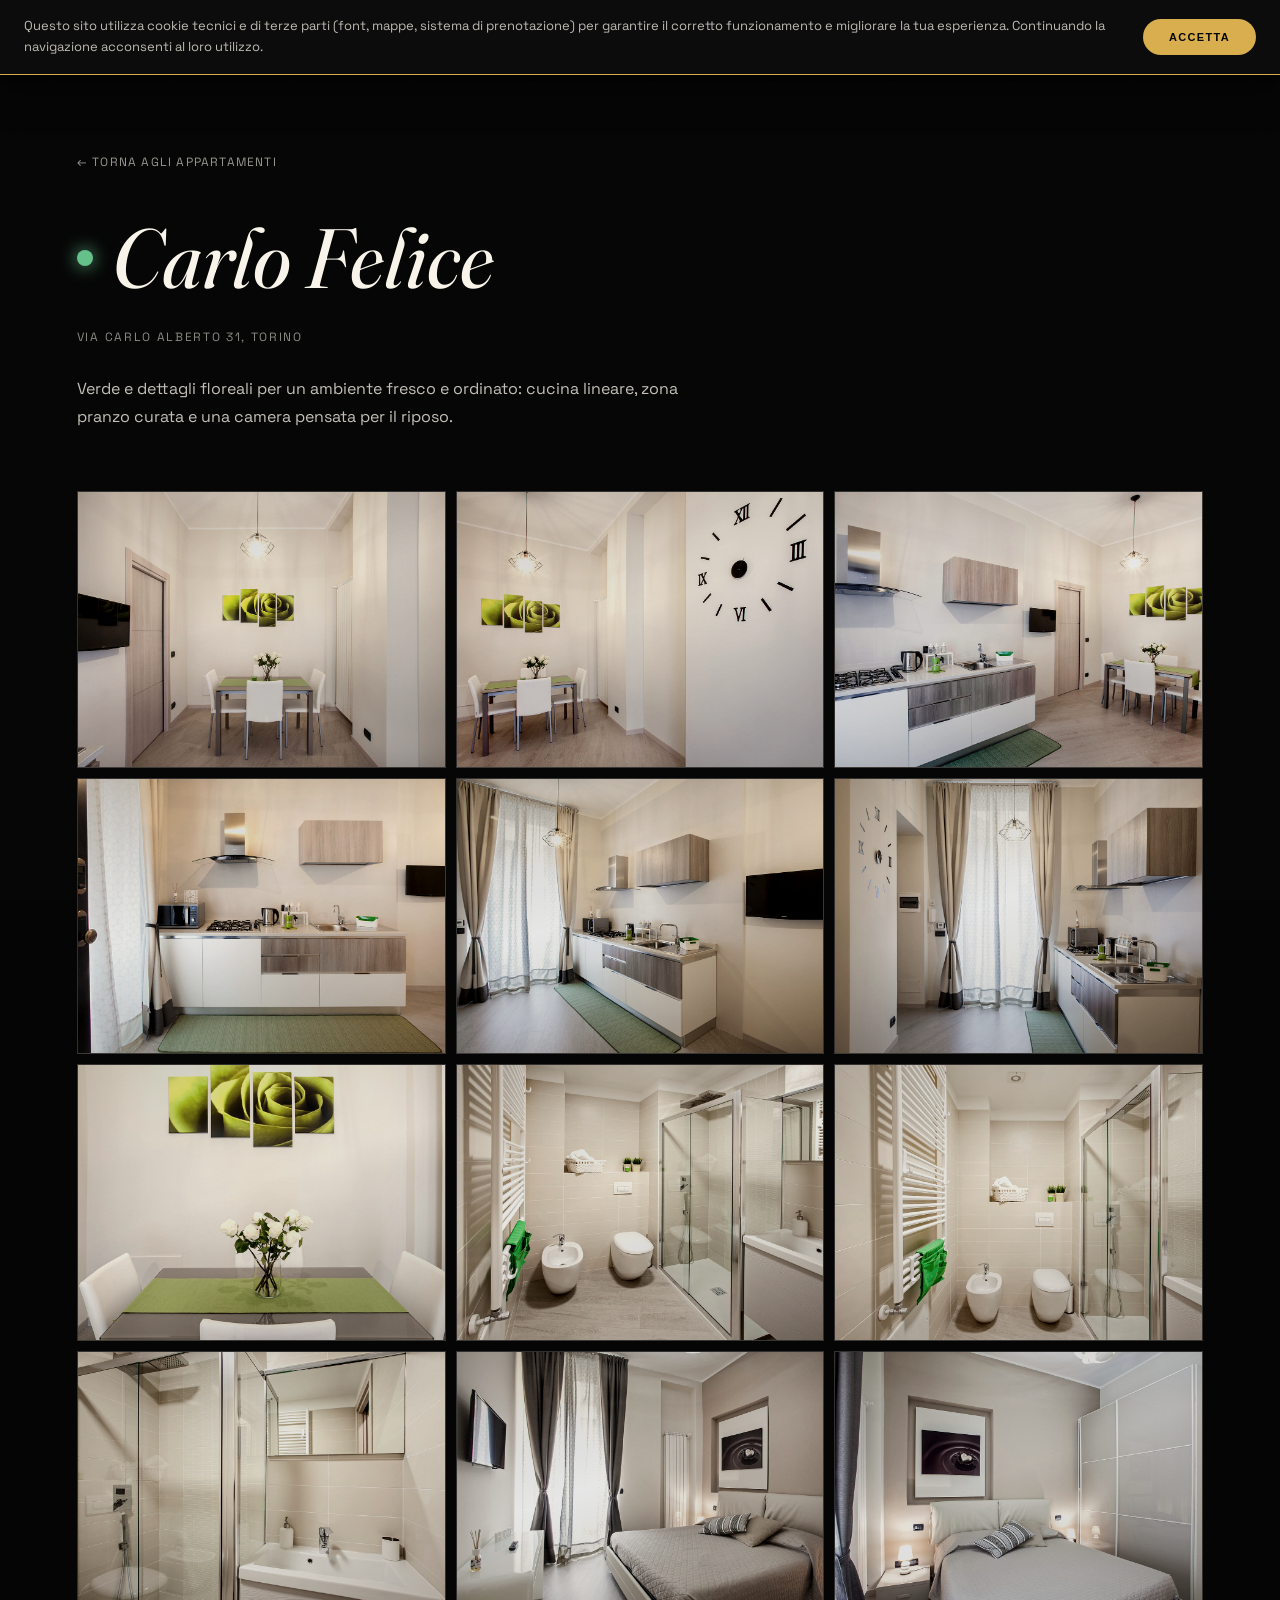
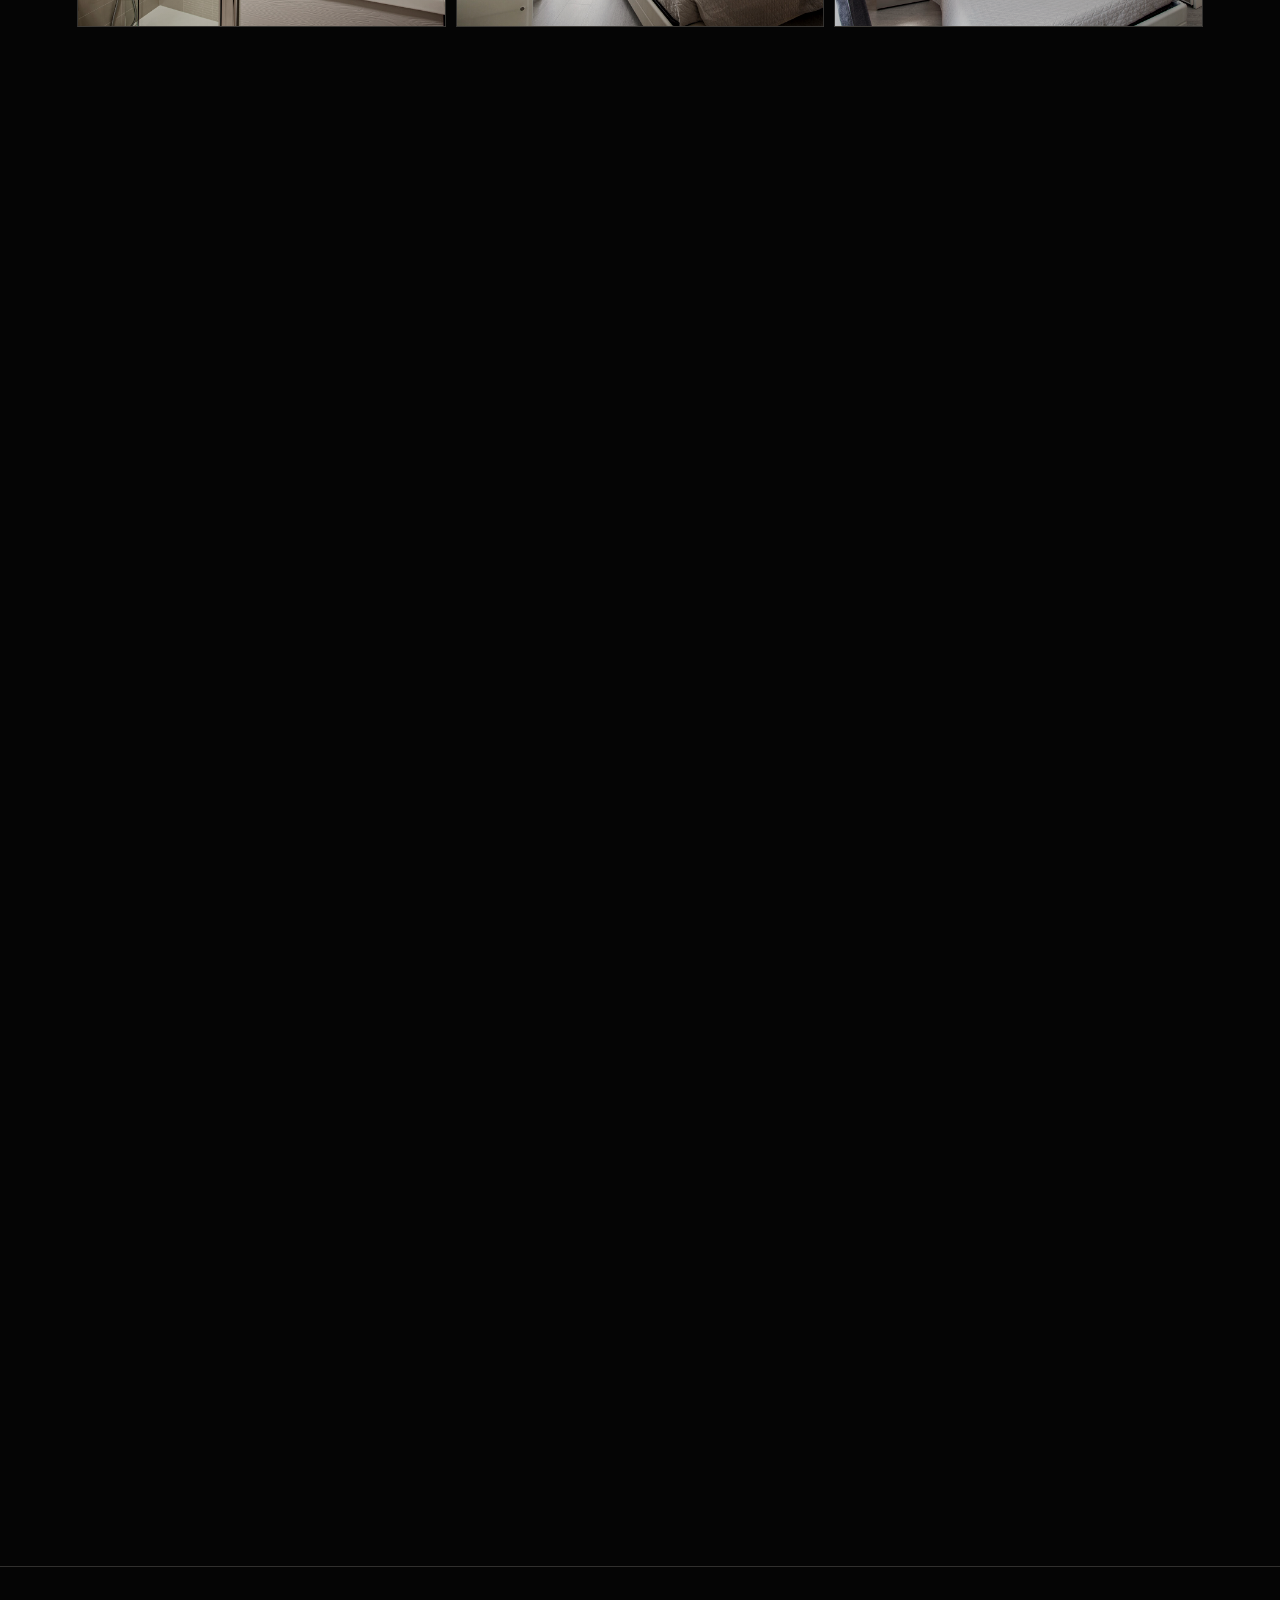
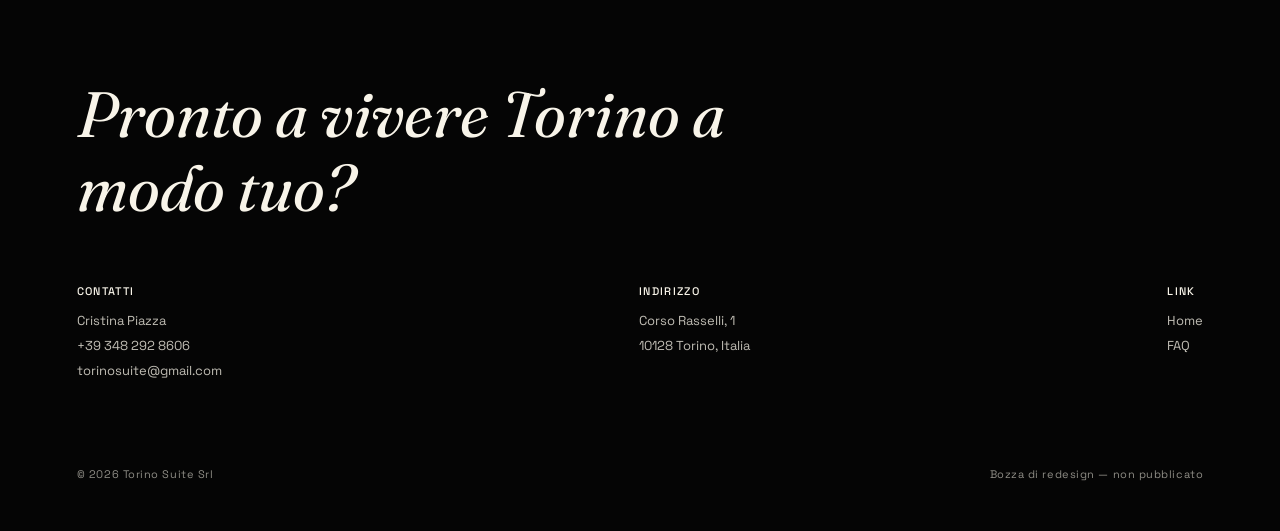
<file: felice.html>
<!DOCTYPE html>
<html lang="it">
<head>
<meta charset="UTF-8">
<meta name="viewport" content="width=device-width, initial-scale=1.0">
<meta http-equiv="Cache-Control" content="no-cache, no-store, must-revalidate">
<link rel="icon" type="image/png" href="[data-uri]">
<title>Carlo Felice — Torino Suite</title>
<link rel="preconnect" href="https://fonts.googleapis.com">
<link rel="preconnect" href="https://fonts.gstatic.com" crossorigin>
<link href="https://fonts.googleapis.com/css2?family=Fraunces:ital,opsz,wght@0,9..144,300;0,9..144,500;0,9..144,600;1,9..144,400;1,9..144,500&family=Space+Grotesk:wght@300;400;500;600&display=swap" rel="stylesheet">
<link rel="stylesheet" href="style.css?v=2">
</head>
<body>

<div class="noise"></div>

<nav>
  <a href="index.html" class="brand" style="text-decoration:none; color:var(--cream);"><span class="brand-mark"><img src="[data-uri]" alt="Torino Suite" style="width:32px; height:auto; display:block;"></span><span>Torino Suite</span></a>
  <div class="nav-right">
    <div class="navlinks">
      <a href="index.html#suites" data-i18n="nav.suite">Suite</a>
      <a href="index.html#location" data-i18n="nav.location">Posizione</a>
      <a href="eventi.html" class="story-link" data-label="Torino da Vivere" data-label-en="Living Torino" data-i18n="nav.living">Torino da Vivere</a>
      <a href="index.html#faq" data-i18n="nav.faq">FAQ</a>
      <a href="index.html#contact" data-i18n="nav.contact">Contatti</a>
      <a href="index.html#prenota" class="nav-cta" data-i18n="nav.book">Prenota</a>
    </div>
    <div class="lang-switch" id="langSwitch">
      <button type="button" class="lang-toggle" id="langToggle">
        <span class="lang-flag">🇮🇹</span><span class="lang-code">IT</span><svg class="lang-caret" width="9" height="6" viewBox="0 0 9 6" xmlns="http://www.w3.org/2000/svg"><path d="M1 1l3.5 3.5L8 1" stroke="currentColor" stroke-width="1.3" fill="none" stroke-linecap="round" stroke-linejoin="round"/></svg>
      </button>
      <div class="lang-menu">
        <button type="button" class="lang-option active" data-lang="it"><span class="lang-flag">🇮🇹</span>Italiano</button>
        <button type="button" class="lang-option" data-lang="en"><span class="lang-flag">🇬🇧</span>English</button>
        <button type="button" class="lang-option" data-lang="fr"><span class="lang-flag">🇫🇷</span>Français</button>
        <button type="button" class="lang-option" data-lang="de"><span class="lang-flag">🇩🇪</span>Deutsch</button>
        <button type="button" class="lang-option" data-lang="zh"><span class="lang-flag">🇨🇳</span>中文</button>
      </div>
    </div>
  </div>
</nav>

<section class="detail-hero">
  <a href="index.html#suites" class="detail-back" data-i18n="detail.back">&larr; Torna agli appartamenti</a>
  <div class="detail-head">
    <span class="detail-dot" style="background:#65C08A; color:#65C08A;"></span>
    <h1>Carlo Felice</h1>
  </div>
  <div class="detail-loc">Via Carlo Alberto 31, Torino</div>
  <p class="detail-desc" data-i18n="apt.felice.desc">Verde e dettagli floreali per un ambiente fresco e ordinato: cucina lineare, zona pranzo curata e una camera pensata per il riposo.</p>
</section>

<div class="full-gallery">
<div class="ph"><img src="images/felice-01.jpg" alt="felice-01.jpg" loading="lazy"></div><div class="ph"><img src="images/felice-02.jpg" alt="felice-02.jpg" loading="lazy"></div><div class="ph"><img src="images/felice-03.jpg" alt="felice-03.jpg" loading="lazy"></div><div class="ph"><img src="images/felice-04.jpg" alt="felice-04.jpg" loading="lazy"></div><div class="ph"><img src="images/felice-05.jpg" alt="felice-05.jpg" loading="lazy"></div><div class="ph"><img src="images/felice-06.jpg" alt="felice-06.jpg" loading="lazy"></div><div class="ph"><img src="images/felice-07.jpg" alt="felice-07.jpg" loading="lazy"></div><div class="ph"><img src="images/felice-08.jpg" alt="felice-08.jpg" loading="lazy"></div><div class="ph"><img src="images/felice-09.jpg" alt="felice-09.jpg" loading="lazy"></div><div class="ph"><img src="images/felice-10.jpg" alt="felice-10.jpg" loading="lazy"></div><div class="ph"><img src="images/felice-11.jpg" alt="felice-11.jpg" loading="lazy"></div><div class="ph"><img src="images/felice-12.jpg" alt="felice-12.jpg" loading="lazy"></div><div class="ph"><img src="images/felice-13.jpg" alt="felice-13.jpg" loading="lazy"></div><div class="ph"><img src="images/felice-14.jpg" alt="felice-14.jpg" loading="lazy"></div><div class="ph"><img src="images/felice-15.jpg" alt="felice-15.jpg" loading="lazy"></div>
</div>

<section class="room-info">
  <div class="room-info-head reveal">
    <span class="tag" style="color:var(--bronze-soft); font-size:12px; letter-spacing:.3em; text-transform:uppercase; display:block; margin-bottom:14px;" data-i18n="common.roominfo.tag">Cosa troverai</span>
    <h3 style="font-family:'Fraunces',serif; font-weight:400; font-style:italic; font-size:clamp(26px,3.2vw,40px);" data-i18n="detail.roominfo.title">Ogni ambiente, pensato nei dettagli.</h3>
  </div>
  <div class="room-info-grid reveal">
    <div class="ri-group">
      <h4 data-i18n="common.room.bedroom">Camera</h4>
      <ul>
        <li data-i18n="common.room.bed1">Letto matrimoniale</li>
        <li data-i18n="common.room.bed2">Aria condizionata</li>
        <li data-i18n="common.room.bed3">Cassaforte</li>
        <li data-i18n="common.room.bed4">Ferro da stiro</li>
      </ul>
    </div>
    <div class="ri-group">
      <h4 data-i18n="common.room.kitchen">Cucina &amp; Soggiorno</h4>
      <ul>
        <li data-i18n="common.room.kit1">Cucina attrezzata con piano cottura</li>
        <li data-i18n="common.room.kit2">Frigorifero e microonde</li>
        <li data-i18n="common.room.kit3">Macchina del caffè</li>
        <li data-i18n="common.room.kit4">Zona pranzo con tavolo e sedie</li>
      </ul>
    </div>
    <div class="ri-group">
      <h4 data-i18n="common.room.bathroom">Bagno</h4>
      <ul>
        <li data-i18n="common.room.bath1">Bagno privato con bidet</li>
        <li data-i18n="common.room.bath2">Doccia</li>
        <li data-i18n="common.room.bath3">Biancheria e asciugamani inclusi</li>
        <li data-i18n="common.room.bath4">Set di cortesia</li>
      </ul>
    </div>
    <div class="ri-group">
      <h4 data-i18n="common.room.services">Servizi</h4>
      <ul>
        <li data-i18n="common.room.serv1">Wi-Fi gratuito</li>
        <li data-i18n="common.room.serv2">TV a schermo piatto</li>
        <li data-i18n="common.room.serv3">Lavatrice, insonorizzazione</li>
        <li data-i18n="detail.room.serv4">Check-in autonomo, ascensore</li>
      </ul>
    </div>
  </div>
</section>

<section class="room-info" style="padding-top:0;">
  <div class="room-info-head reveal">
    <span class="tag" style="color:var(--bronze-soft); font-size:12px; letter-spacing:.3em; text-transform:uppercase; display:block; margin-bottom:14px;" data-i18n="home.booking.tag">Prenota</span>
    <h3 style="font-family:'Fraunces',serif; font-weight:400; font-style:italic; font-size:clamp(26px,3.2vw,40px);">Prenota Carlo Felice</h3>
  </div>
  <div class="booking-widget-wrap reveal">
    <div id="apartmentIframe1953902"></div>
    <script type="text/javascript" src="https://login.smoobu.com/js/Settings/BookingToolIframe.js"></script>
    <script>BookingToolIframe.initialize({"url": "https://login.smoobu.com/it/booking-tool/iframe/362608/1953902", "baseUrl": "https://login.smoobu.com", "target": "#apartmentIframe1953902"})</script>
  </div>
</section>

<footer id="contact">
  <div class="foot-cta" data-i18n="common.footer.cta">Pronto a vivere Torino a modo tuo?</div>
  <div class="foot-grid">
    <div class="foot-col">
      <b data-i18n="common.footer.contacts">Contatti</b>
      <div>Cristina Piazza</div>
      <div><a href="tel:+393482928606">+39 348 292 8606</a></div>
      <div><a href="mailto:torinosuite@gmail.com">torinosuite@gmail.com</a></div>
    </div>
    <div class="foot-col">
      <b data-i18n="common.footer.address">Indirizzo</b>
      <div>Corso Rasselli, 1</div>
      <div>10128 Torino, Italia</div>
    </div>
    <div class="foot-col">
      <b data-i18n="common.footer.links">Link</b>
      <div><a href="index.html" data-i18n="common.footer.home">Home</a></div>
      <div><a href="index.html#faq" data-i18n="common.footer.faq">FAQ</a></div>
    </div>
  </div>
  <div class="copyright"><span>© 2026 Torino Suite Srl</span><span data-i18n="footer.note.detail">Bozza di redesign — non pubblicato</span></div>
</footer>

<div class="cookie-banner" id="cookieBanner">
  <p data-i18n="cookie.text">Questo sito utilizza cookie tecnici e di terze parti (font, mappe, sistema di prenotazione) per garantire il corretto funzionamento e migliorare la tua esperienza. Continuando la navigazione acconsenti al loro utilizzo.</p>
  <button type="button" class="cookie-accept" id="cookieAccept" data-i18n="cookie.accept">Accetta</button>
</div>
<script src="i18n.js?v=2"></script>
<script src="transition.js?v=2"></script>
</body>
</html>
</file>
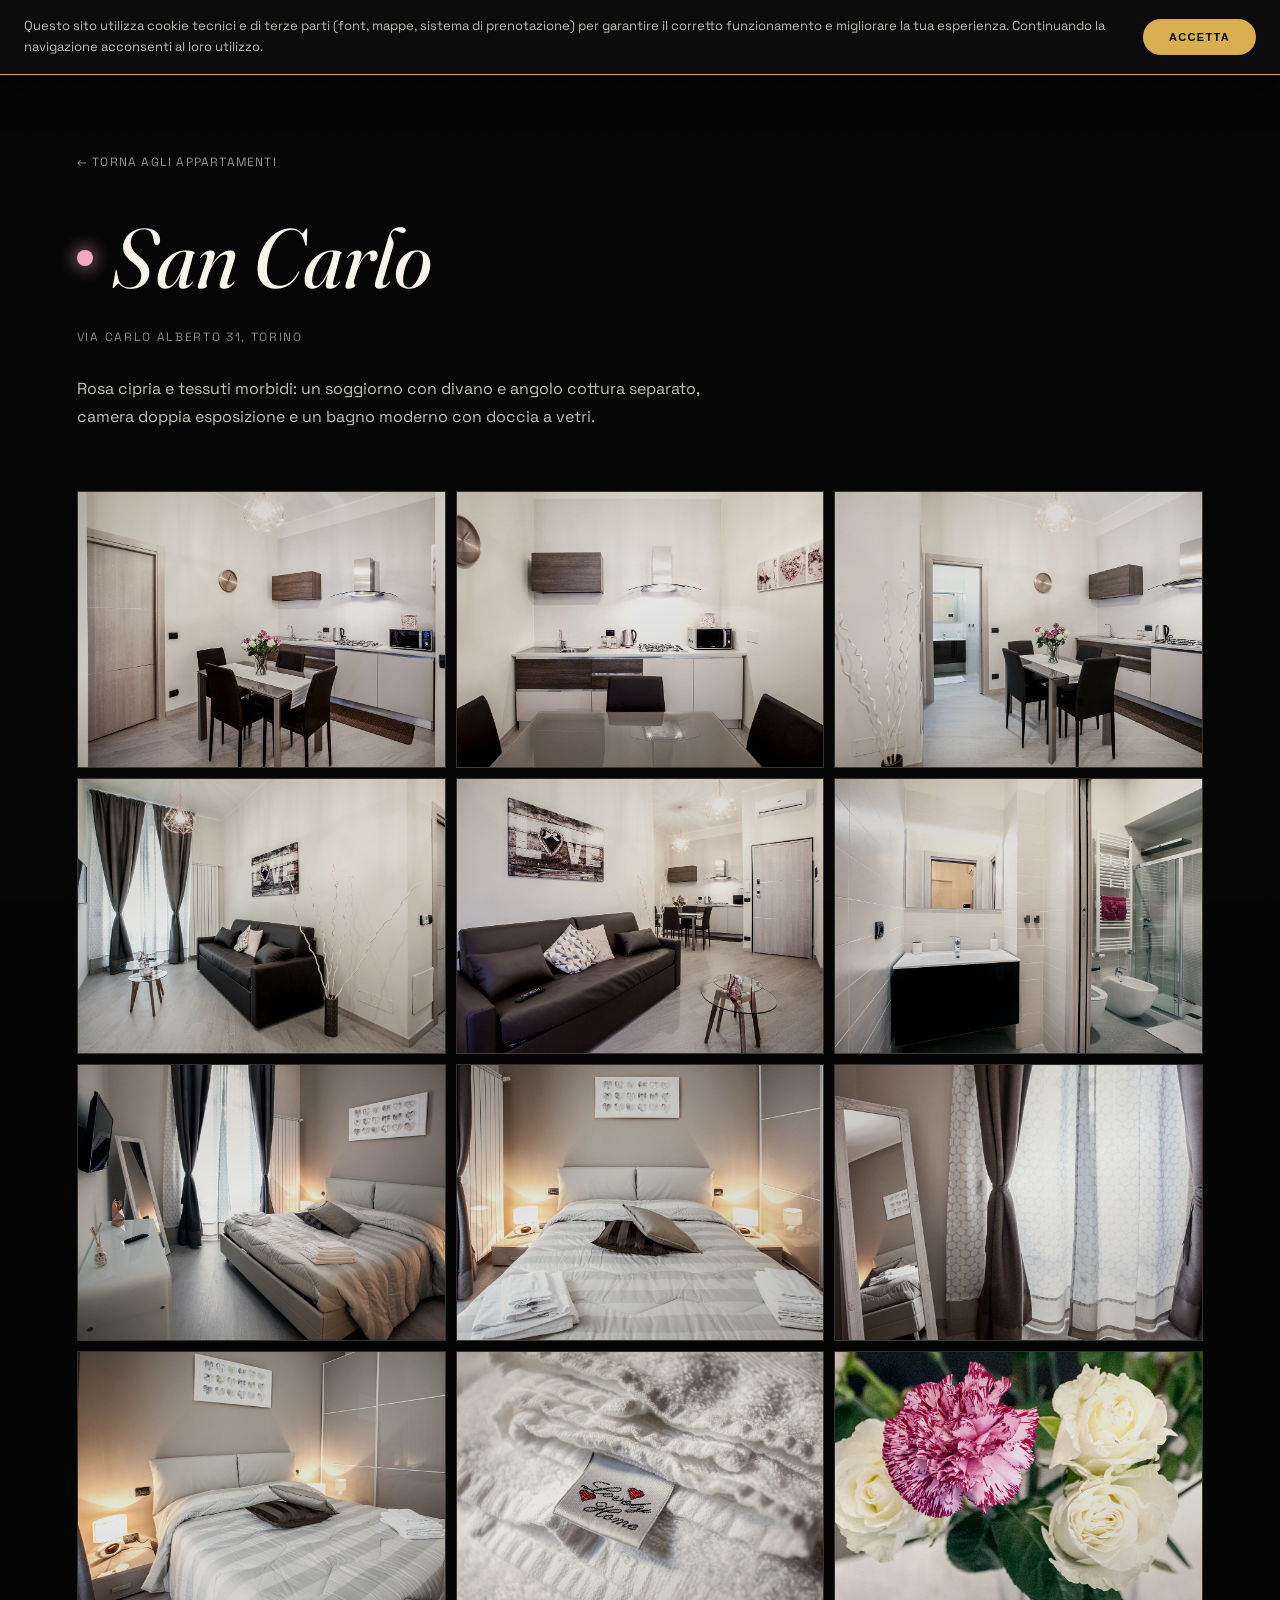
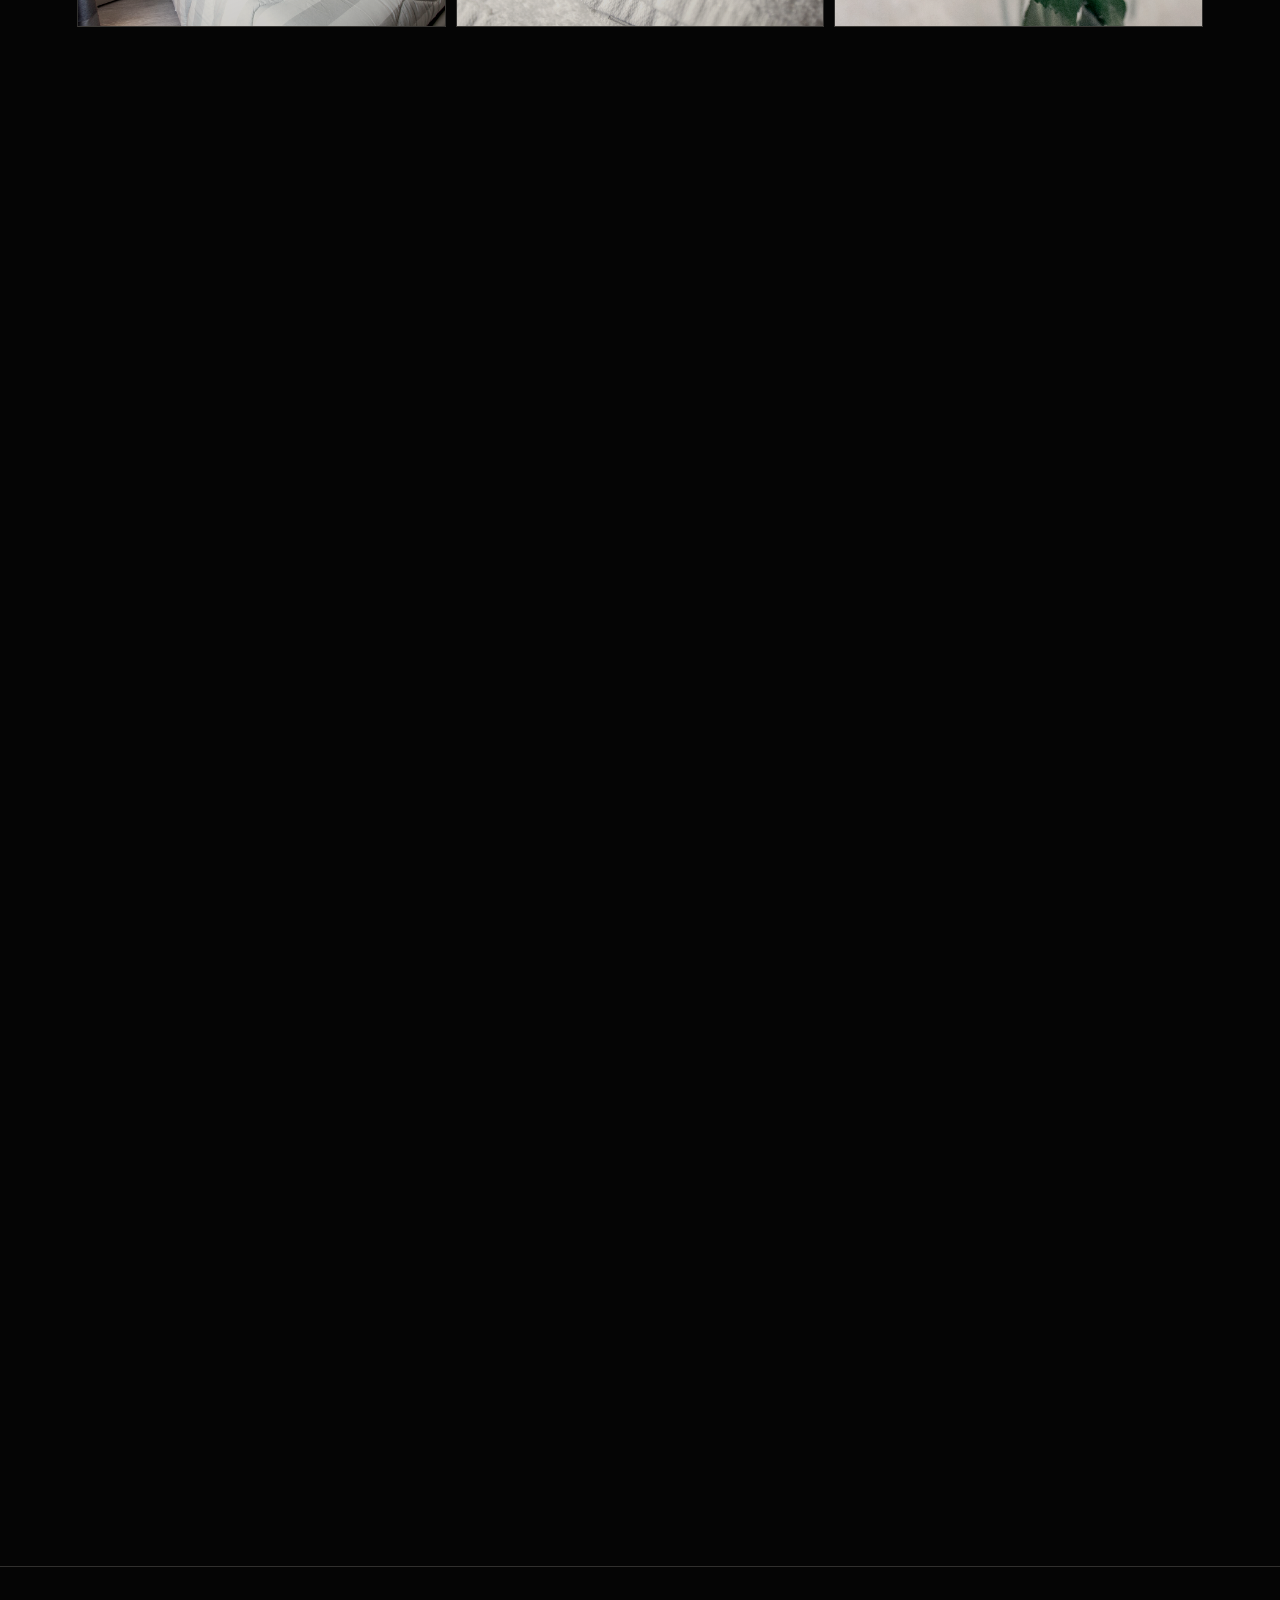
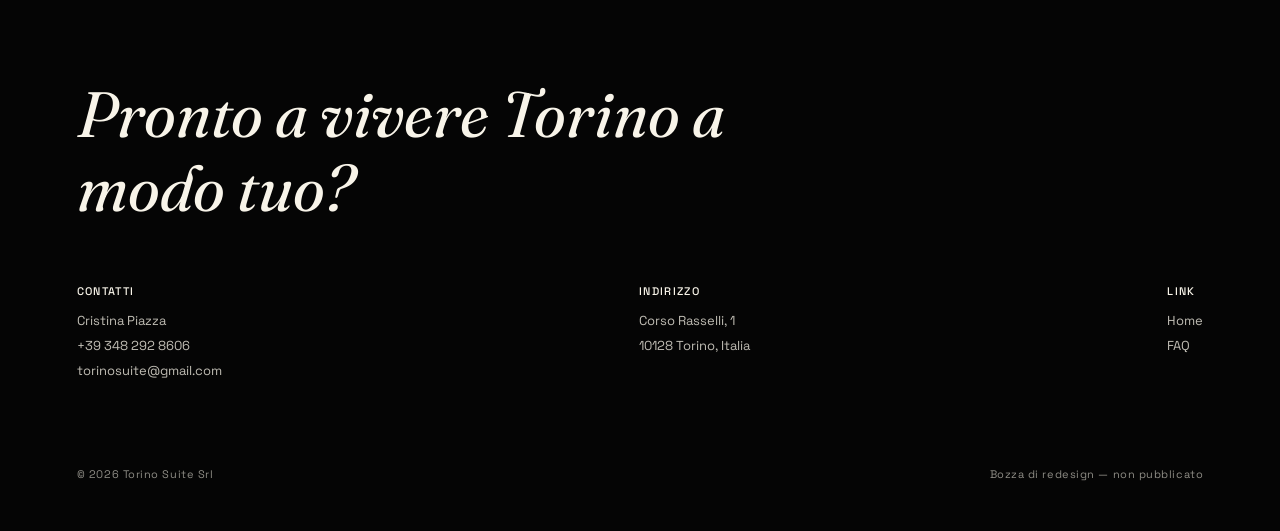
<file: sancarlo.html>
<!DOCTYPE html>
<html lang="it">
<head>
<meta charset="UTF-8">
<meta name="viewport" content="width=device-width, initial-scale=1.0">
<meta http-equiv="Cache-Control" content="no-cache, no-store, must-revalidate">
<link rel="icon" type="image/png" href="[data-uri]">
<title>San Carlo — Torino Suite</title>
<link rel="preconnect" href="https://fonts.googleapis.com">
<link rel="preconnect" href="https://fonts.gstatic.com" crossorigin>
<link href="https://fonts.googleapis.com/css2?family=Fraunces:ital,opsz,wght@0,9..144,300;0,9..144,500;0,9..144,600;1,9..144,400;1,9..144,500&family=Space+Grotesk:wght@300;400;500;600&display=swap" rel="stylesheet">
<link rel="stylesheet" href="style.css?v=2">
</head>
<body>

<div class="noise"></div>

<nav>
  <a href="index.html" class="brand" style="text-decoration:none; color:var(--cream);"><span class="brand-mark"><img src="[data-uri]" alt="Torino Suite" style="width:32px; height:auto; display:block;"></span><span>Torino Suite</span></a>
  <div class="nav-right">
    <div class="navlinks">
      <a href="index.html#suites" data-i18n="nav.suite">Suite</a>
      <a href="index.html#location" data-i18n="nav.location">Posizione</a>
      <a href="eventi.html" class="story-link" data-label="Torino da Vivere" data-label-en="Living Torino" data-i18n="nav.living">Torino da Vivere</a>
      <a href="index.html#faq" data-i18n="nav.faq">FAQ</a>
      <a href="index.html#contact" data-i18n="nav.contact">Contatti</a>
      <a href="index.html#prenota" class="nav-cta" data-i18n="nav.book">Prenota</a>
    </div>
    <div class="lang-switch" id="langSwitch">
      <button type="button" class="lang-toggle" id="langToggle">
        <span class="lang-flag">🇮🇹</span><span class="lang-code">IT</span><svg class="lang-caret" width="9" height="6" viewBox="0 0 9 6" xmlns="http://www.w3.org/2000/svg"><path d="M1 1l3.5 3.5L8 1" stroke="currentColor" stroke-width="1.3" fill="none" stroke-linecap="round" stroke-linejoin="round"/></svg>
      </button>
      <div class="lang-menu">
        <button type="button" class="lang-option active" data-lang="it"><span class="lang-flag">🇮🇹</span>Italiano</button>
        <button type="button" class="lang-option" data-lang="en"><span class="lang-flag">🇬🇧</span>English</button>
        <button type="button" class="lang-option" data-lang="fr"><span class="lang-flag">🇫🇷</span>Français</button>
        <button type="button" class="lang-option" data-lang="de"><span class="lang-flag">🇩🇪</span>Deutsch</button>
        <button type="button" class="lang-option" data-lang="zh"><span class="lang-flag">🇨🇳</span>中文</button>
      </div>
    </div>
  </div>
</nav>

<section class="detail-hero">
  <a href="index.html#suites" class="detail-back" data-i18n="detail.back">&larr; Torna agli appartamenti</a>
  <div class="detail-head">
    <span class="detail-dot" style="background:#F2A7C3; color:#F2A7C3;"></span>
    <h1>San Carlo</h1>
  </div>
  <div class="detail-loc">Via Carlo Alberto 31, Torino</div>
  <p class="detail-desc" data-i18n="apt.sancarlo.desc">Rosa cipria e tessuti morbidi: un soggiorno con divano e angolo cottura separato, camera doppia esposizione e un bagno moderno con doccia a vetri.</p>
</section>

<div class="full-gallery">
<div class="ph"><img src="images/sancarlo-01.jpg" alt="sancarlo-01.jpg" loading="lazy"></div><div class="ph"><img src="images/sancarlo-02.jpg" alt="sancarlo-02.jpg" loading="lazy"></div><div class="ph"><img src="images/sancarlo-03.jpg" alt="sancarlo-03.jpg" loading="lazy"></div><div class="ph"><img src="images/sancarlo-04.jpg" alt="sancarlo-04.jpg" loading="lazy"></div><div class="ph"><img src="images/sancarlo-05.jpg" alt="sancarlo-05.jpg" loading="lazy"></div><div class="ph"><img src="images/sancarlo-06.jpg" alt="sancarlo-06.jpg" loading="lazy"></div><div class="ph"><img src="images/sancarlo-07.jpg" alt="sancarlo-07.jpg" loading="lazy"></div><div class="ph"><img src="images/sancarlo-08.jpg" alt="sancarlo-08.jpg" loading="lazy"></div><div class="ph"><img src="images/sancarlo-09.jpg" alt="sancarlo-09.jpg" loading="lazy"></div><div class="ph"><img src="images/sancarlo-10.jpg" alt="sancarlo-10.jpg" loading="lazy"></div><div class="ph"><img src="images/sancarlo-11.jpg" alt="sancarlo-11.jpg" loading="lazy"></div><div class="ph"><img src="images/sancarlo-12.jpg" alt="sancarlo-12.jpg" loading="lazy"></div><div class="ph"><img src="images/sancarlo-13.jpg" alt="sancarlo-13.jpg" loading="lazy"></div><div class="ph"><img src="images/sancarlo-14.jpg" alt="sancarlo-14.jpg" loading="lazy"></div>
</div>

<section class="room-info">
  <div class="room-info-head reveal">
    <span class="tag" style="color:var(--bronze-soft); font-size:12px; letter-spacing:.3em; text-transform:uppercase; display:block; margin-bottom:14px;" data-i18n="common.roominfo.tag">Cosa troverai</span>
    <h3 style="font-family:'Fraunces',serif; font-weight:400; font-style:italic; font-size:clamp(26px,3.2vw,40px);" data-i18n="detail.roominfo.title">Ogni ambiente, pensato nei dettagli.</h3>
  </div>
  <div class="room-info-grid reveal">
    <div class="ri-group">
      <h4 data-i18n="common.room.bedroom">Camera</h4>
      <ul>
        <li data-i18n="common.room.bed1">Letto matrimoniale</li>
        <li data-i18n="common.room.bed2">Aria condizionata</li>
        <li data-i18n="common.room.bed3">Cassaforte</li>
        <li data-i18n="common.room.bed4">Ferro da stiro</li>
      </ul>
    </div>
    <div class="ri-group">
      <h4 data-i18n="common.room.kitchen">Cucina &amp; Soggiorno</h4>
      <ul>
        <li data-i18n="common.room.kit1">Cucina attrezzata con piano cottura</li>
        <li data-i18n="common.room.kit2">Frigorifero e microonde</li>
        <li data-i18n="common.room.kit3">Macchina del caffè</li>
        <li data-i18n="common.room.kit4">Zona pranzo con tavolo e sedie</li>
      </ul>
    </div>
    <div class="ri-group">
      <h4 data-i18n="common.room.bathroom">Bagno</h4>
      <ul>
        <li data-i18n="common.room.bath1">Bagno privato con bidet</li>
        <li data-i18n="common.room.bath2">Doccia</li>
        <li data-i18n="common.room.bath3">Biancheria e asciugamani inclusi</li>
        <li data-i18n="common.room.bath4">Set di cortesia</li>
      </ul>
    </div>
    <div class="ri-group">
      <h4 data-i18n="common.room.services">Servizi</h4>
      <ul>
        <li data-i18n="common.room.serv1">Wi-Fi gratuito</li>
        <li data-i18n="common.room.serv2">TV a schermo piatto</li>
        <li data-i18n="common.room.serv3">Lavatrice, insonorizzazione</li>
        <li data-i18n="detail.room.serv4">Check-in autonomo, ascensore</li>
      </ul>
    </div>
  </div>
</section>

<section class="room-info" style="padding-top:0;">
  <div class="room-info-head reveal">
    <span class="tag" style="color:var(--bronze-soft); font-size:12px; letter-spacing:.3em; text-transform:uppercase; display:block; margin-bottom:14px;" data-i18n="home.booking.tag">Prenota</span>
    <h3 style="font-family:'Fraunces',serif; font-weight:400; font-style:italic; font-size:clamp(26px,3.2vw,40px);">Prenota San Carlo</h3>
  </div>
  <div class="booking-widget-wrap reveal">
    <div id="apartmentIframe1104940"></div>
    <script type="text/javascript" src="https://login.smoobu.com/js/Settings/BookingToolIframe.js"></script>
    <script>BookingToolIframe.initialize({"url": "https://login.smoobu.com/it/booking-tool/iframe/362608/1104940", "baseUrl": "https://login.smoobu.com", "target": "#apartmentIframe1104940"})</script>
  </div>
</section>

<footer id="contact">
  <div class="foot-cta" data-i18n="common.footer.cta">Pronto a vivere Torino a modo tuo?</div>
  <div class="foot-grid">
    <div class="foot-col">
      <b data-i18n="common.footer.contacts">Contatti</b>
      <div>Cristina Piazza</div>
      <div><a href="tel:+393482928606">+39 348 292 8606</a></div>
      <div><a href="mailto:torinosuite@gmail.com">torinosuite@gmail.com</a></div>
    </div>
    <div class="foot-col">
      <b data-i18n="common.footer.address">Indirizzo</b>
      <div>Corso Rasselli, 1</div>
      <div>10128 Torino, Italia</div>
    </div>
    <div class="foot-col">
      <b data-i18n="common.footer.links">Link</b>
      <div><a href="index.html" data-i18n="common.footer.home">Home</a></div>
      <div><a href="index.html#faq" data-i18n="common.footer.faq">FAQ</a></div>
    </div>
  </div>
  <div class="copyright"><span>© 2026 Torino Suite Srl</span><span data-i18n="footer.note.detail">Bozza di redesign — non pubblicato</span></div>
</footer>

<div class="cookie-banner" id="cookieBanner">
  <p data-i18n="cookie.text">Questo sito utilizza cookie tecnici e di terze parti (font, mappe, sistema di prenotazione) per garantire il corretto funzionamento e migliorare la tua esperienza. Continuando la navigazione acconsenti al loro utilizzo.</p>
  <button type="button" class="cookie-accept" id="cookieAccept" data-i18n="cookie.accept">Accetta</button>
</div>
<script src="i18n.js?v=2"></script>
<script src="transition.js?v=2"></script>
</body>
</html>
</file>
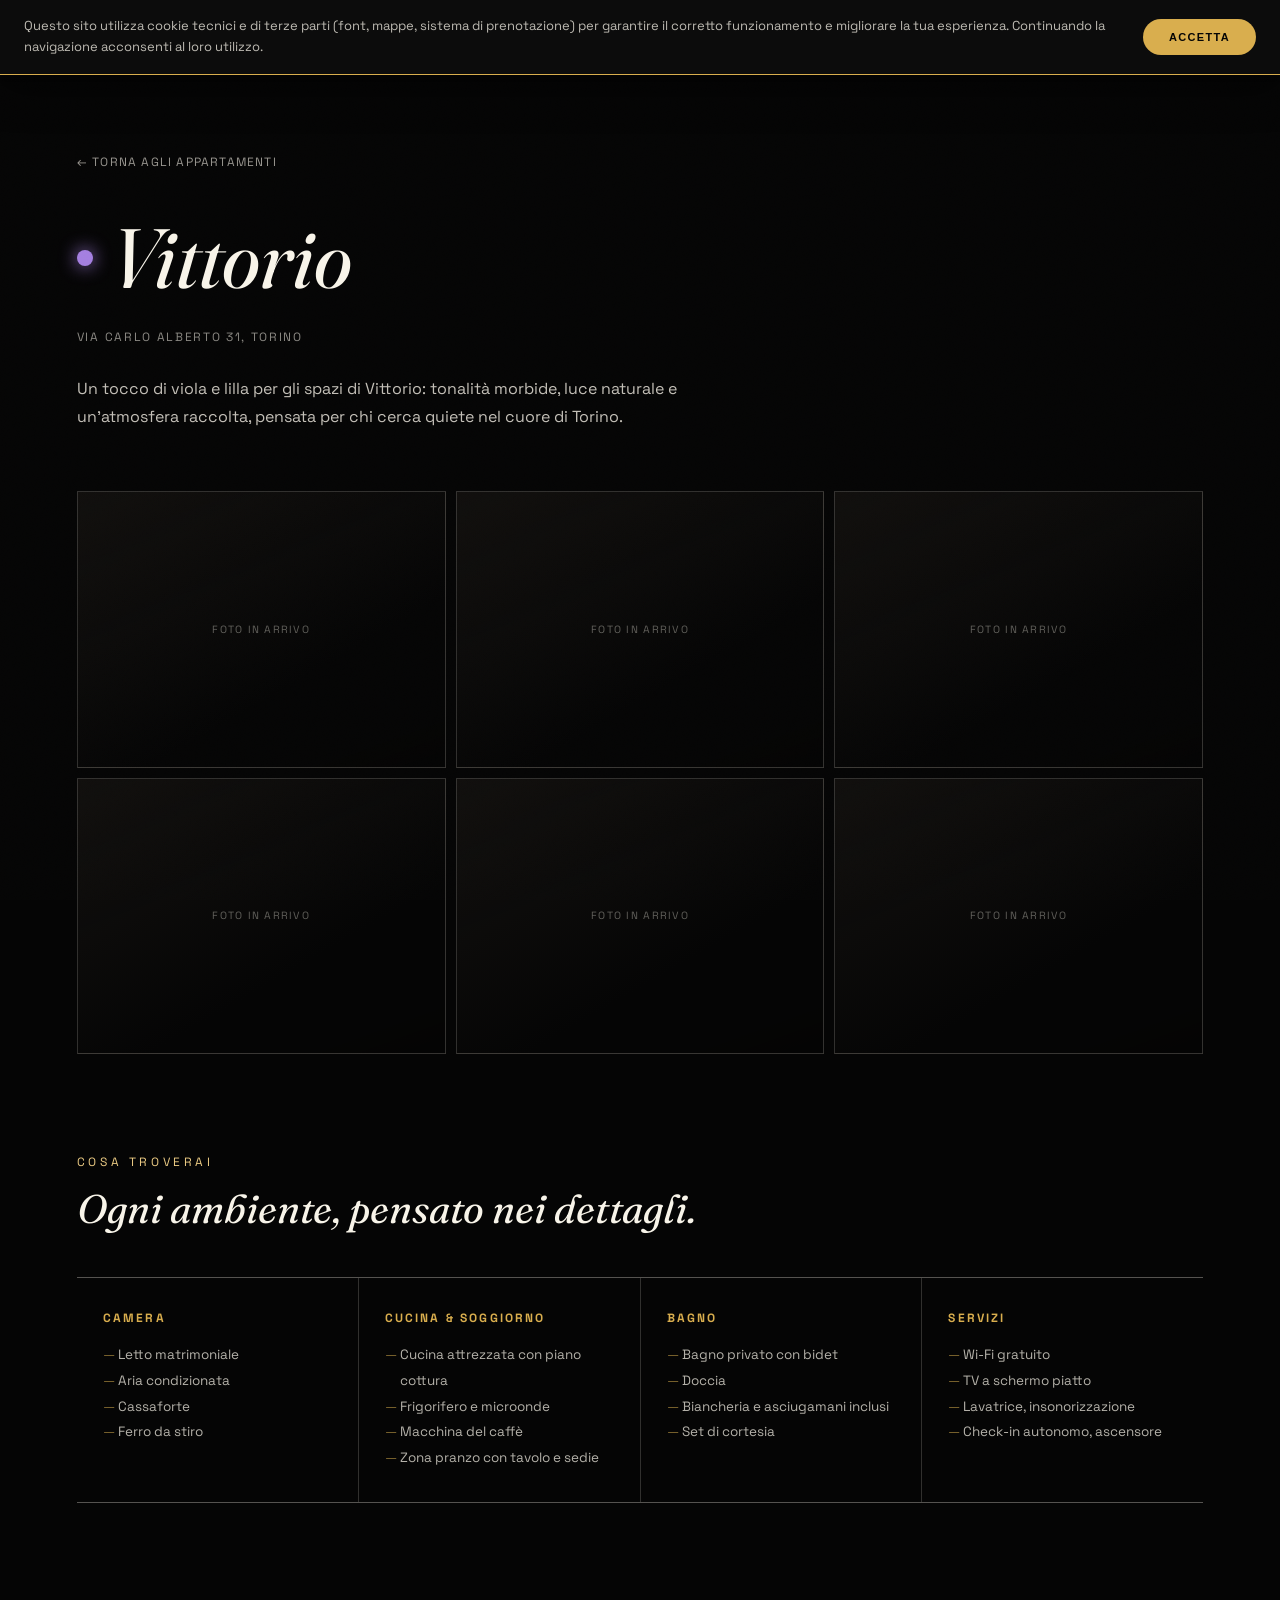
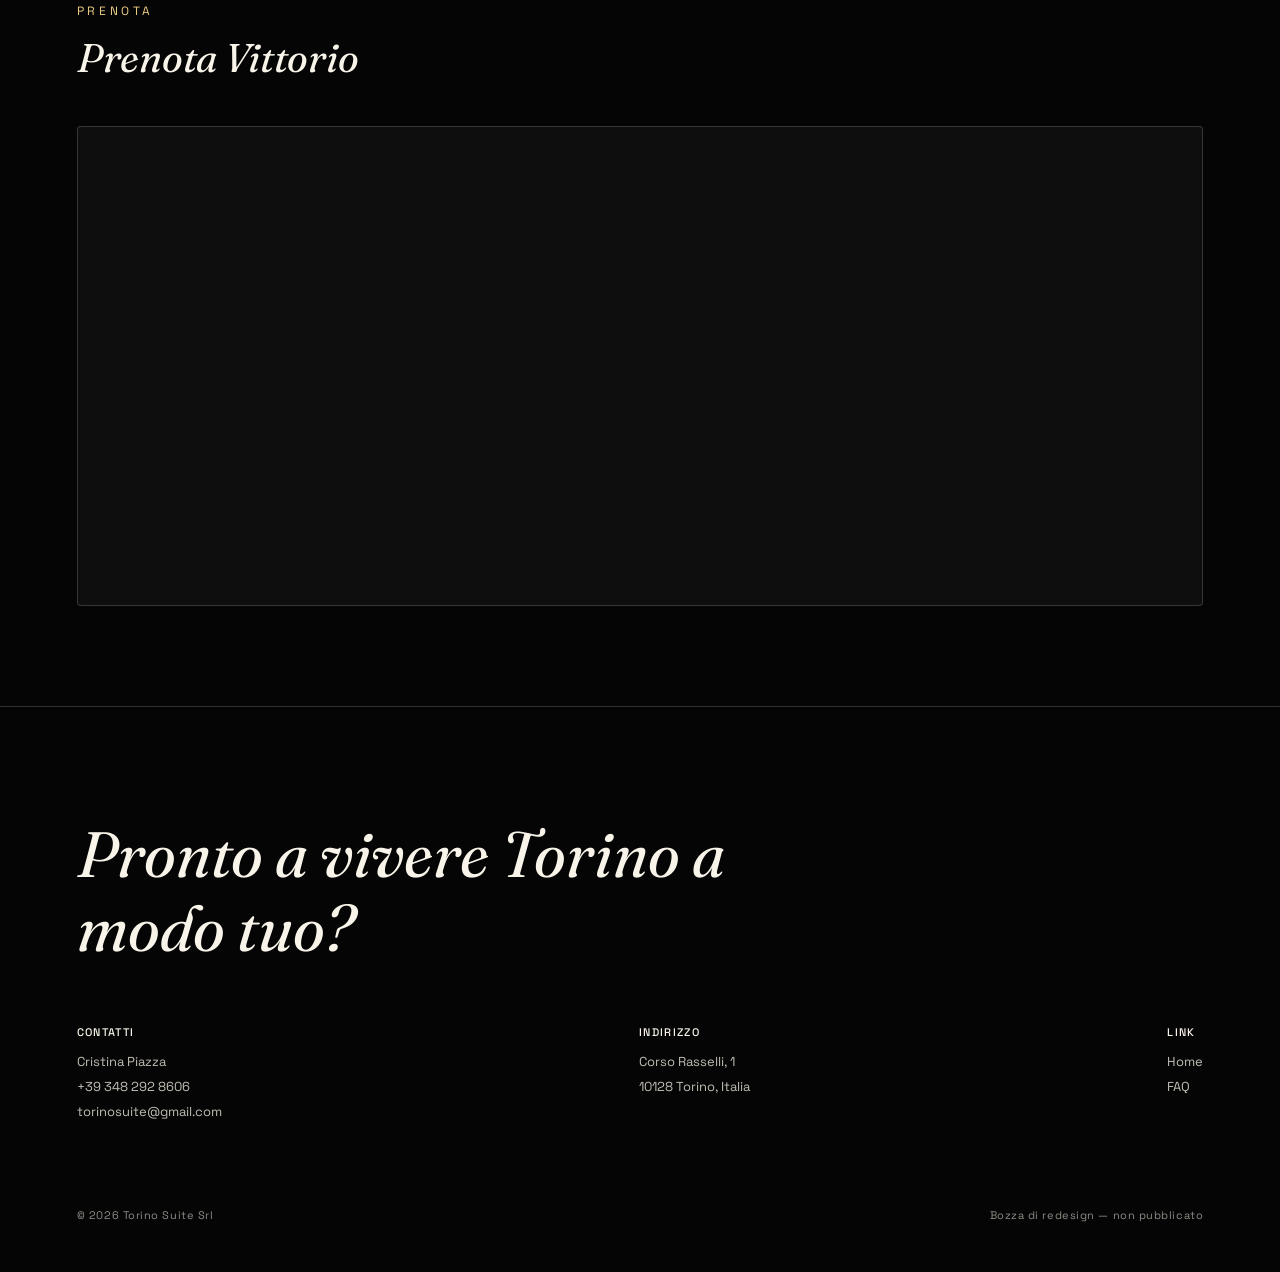
<file: vittorio.html>
<!DOCTYPE html>
<html lang="it">
<head>
<meta charset="UTF-8">
<meta name="viewport" content="width=device-width, initial-scale=1.0">
<meta http-equiv="Cache-Control" content="no-cache, no-store, must-revalidate">
<link rel="icon" type="image/png" href="[data-uri]">
<title>Vittorio — Torino Suite</title>
<link rel="preconnect" href="https://fonts.googleapis.com">
<link rel="preconnect" href="https://fonts.gstatic.com" crossorigin>
<link href="https://fonts.googleapis.com/css2?family=Fraunces:ital,opsz,wght@0,9..144,300;0,9..144,500;0,9..144,600;1,9..144,400;1,9..144,500&family=Space+Grotesk:wght@300;400;500;600&display=swap" rel="stylesheet">
<link rel="stylesheet" href="style.css?v=2">
</head>
<body>

<div class="noise"></div>

<nav>
  <a href="index.html" class="brand" style="text-decoration:none; color:var(--cream);"><span class="brand-mark"><img src="[data-uri]" alt="Torino Suite" style="width:32px; height:auto; display:block;"></span><span>Torino Suite</span></a>
  <div class="nav-right">
    <div class="navlinks">
      <a href="index.html#suites" data-i18n="nav.suite">Suite</a>
      <a href="index.html#location" data-i18n="nav.location">Posizione</a>
      <a href="eventi.html" class="story-link" data-label="Torino da Vivere" data-label-en="Living Torino" data-i18n="nav.living">Torino da Vivere</a>
      <a href="index.html#faq" data-i18n="nav.faq">FAQ</a>
      <a href="index.html#contact" data-i18n="nav.contact">Contatti</a>
      <a href="index.html#prenota" class="nav-cta" data-i18n="nav.book">Prenota</a>
    </div>
    <div class="lang-switch" id="langSwitch">
      <button type="button" class="lang-toggle" id="langToggle">
        <span class="lang-flag">🇮🇹</span><span class="lang-code">IT</span><svg class="lang-caret" width="9" height="6" viewBox="0 0 9 6" xmlns="http://www.w3.org/2000/svg"><path d="M1 1l3.5 3.5L8 1" stroke="currentColor" stroke-width="1.3" fill="none" stroke-linecap="round" stroke-linejoin="round"/></svg>
      </button>
      <div class="lang-menu">
        <button type="button" class="lang-option active" data-lang="it"><span class="lang-flag">🇮🇹</span>Italiano</button>
        <button type="button" class="lang-option" data-lang="en"><span class="lang-flag">🇬🇧</span>English</button>
        <button type="button" class="lang-option" data-lang="fr"><span class="lang-flag">🇫🇷</span>Français</button>
        <button type="button" class="lang-option" data-lang="de"><span class="lang-flag">🇩🇪</span>Deutsch</button>
        <button type="button" class="lang-option" data-lang="zh"><span class="lang-flag">🇨🇳</span>中文</button>
      </div>
    </div>
  </div>
</nav>

<section class="detail-hero">
  <a href="index.html#suites" class="detail-back" data-i18n="detail.back">&larr; Torna agli appartamenti</a>
  <div class="detail-head">
    <span class="detail-dot" style="background:#A47FE0; color:#A47FE0;"></span>
    <h1>Vittorio</h1>
  </div>
  <div class="detail-loc">Via Carlo Alberto 31, Torino</div>
  <p class="detail-desc" data-i18n="apt.vittorio.desc">Un tocco di viola e lilla per gli spazi di Vittorio: tonalità morbide, luce naturale e un'atmosfera raccolta, pensata per chi cerca quiete nel cuore di Torino.</p>
</section>

<div class="full-gallery">
<div class="ph empty"><span data-i18n="common.photos_soon">Foto in arrivo</span></div><div class="ph empty"><span data-i18n="common.photos_soon">Foto in arrivo</span></div><div class="ph empty"><span data-i18n="common.photos_soon">Foto in arrivo</span></div><div class="ph empty"><span data-i18n="common.photos_soon">Foto in arrivo</span></div><div class="ph empty"><span data-i18n="common.photos_soon">Foto in arrivo</span></div><div class="ph empty"><span data-i18n="common.photos_soon">Foto in arrivo</span></div>
</div>

<section class="room-info">
  <div class="room-info-head reveal">
    <span class="tag" style="color:var(--bronze-soft); font-size:12px; letter-spacing:.3em; text-transform:uppercase; display:block; margin-bottom:14px;" data-i18n="common.roominfo.tag">Cosa troverai</span>
    <h3 style="font-family:'Fraunces',serif; font-weight:400; font-style:italic; font-size:clamp(26px,3.2vw,40px);" data-i18n="detail.roominfo.title">Ogni ambiente, pensato nei dettagli.</h3>
  </div>
  <div class="room-info-grid reveal">
    <div class="ri-group">
      <h4 data-i18n="common.room.bedroom">Camera</h4>
      <ul>
        <li data-i18n="common.room.bed1">Letto matrimoniale</li>
        <li data-i18n="common.room.bed2">Aria condizionata</li>
        <li data-i18n="common.room.bed3">Cassaforte</li>
        <li data-i18n="common.room.bed4">Ferro da stiro</li>
      </ul>
    </div>
    <div class="ri-group">
      <h4 data-i18n="common.room.kitchen">Cucina &amp; Soggiorno</h4>
      <ul>
        <li data-i18n="common.room.kit1">Cucina attrezzata con piano cottura</li>
        <li data-i18n="common.room.kit2">Frigorifero e microonde</li>
        <li data-i18n="common.room.kit3">Macchina del caffè</li>
        <li data-i18n="common.room.kit4">Zona pranzo con tavolo e sedie</li>
      </ul>
    </div>
    <div class="ri-group">
      <h4 data-i18n="common.room.bathroom">Bagno</h4>
      <ul>
        <li data-i18n="common.room.bath1">Bagno privato con bidet</li>
        <li data-i18n="common.room.bath2">Doccia</li>
        <li data-i18n="common.room.bath3">Biancheria e asciugamani inclusi</li>
        <li data-i18n="common.room.bath4">Set di cortesia</li>
      </ul>
    </div>
    <div class="ri-group">
      <h4 data-i18n="common.room.services">Servizi</h4>
      <ul>
        <li data-i18n="common.room.serv1">Wi-Fi gratuito</li>
        <li data-i18n="common.room.serv2">TV a schermo piatto</li>
        <li data-i18n="common.room.serv3">Lavatrice, insonorizzazione</li>
        <li data-i18n="detail.room.serv4">Check-in autonomo, ascensore</li>
      </ul>
    </div>
  </div>
</section>

<section class="room-info" style="padding-top:0;">
  <div class="room-info-head reveal">
    <span class="tag" style="color:var(--bronze-soft); font-size:12px; letter-spacing:.3em; text-transform:uppercase; display:block; margin-bottom:14px;" data-i18n="home.booking.tag">Prenota</span>
    <h3 style="font-family:'Fraunces',serif; font-weight:400; font-style:italic; font-size:clamp(26px,3.2vw,40px);">Prenota Vittorio</h3>
  </div>
  <div class="booking-widget-wrap reveal">
    <div id="apartmentIframe1104943"></div>
    <script type="text/javascript" src="https://login.smoobu.com/js/Settings/BookingToolIframe.js"></script>
    <script>BookingToolIframe.initialize({"url": "https://login.smoobu.com/it/booking-tool/iframe/362608/1104943", "baseUrl": "https://login.smoobu.com", "target": "#apartmentIframe1104943"})</script>
  </div>
</section>

<footer id="contact">
  <div class="foot-cta" data-i18n="common.footer.cta">Pronto a vivere Torino a modo tuo?</div>
  <div class="foot-grid">
    <div class="foot-col">
      <b data-i18n="common.footer.contacts">Contatti</b>
      <div>Cristina Piazza</div>
      <div><a href="tel:+393482928606">+39 348 292 8606</a></div>
      <div><a href="mailto:torinosuite@gmail.com">torinosuite@gmail.com</a></div>
    </div>
    <div class="foot-col">
      <b data-i18n="common.footer.address">Indirizzo</b>
      <div>Corso Rasselli, 1</div>
      <div>10128 Torino, Italia</div>
    </div>
    <div class="foot-col">
      <b data-i18n="common.footer.links">Link</b>
      <div><a href="index.html" data-i18n="common.footer.home">Home</a></div>
      <div><a href="index.html#faq" data-i18n="common.footer.faq">FAQ</a></div>
    </div>
  </div>
  <div class="copyright"><span>© 2026 Torino Suite Srl</span><span data-i18n="footer.note.detail">Bozza di redesign — non pubblicato</span></div>
</footer>

<div class="cookie-banner" id="cookieBanner">
  <p data-i18n="cookie.text">Questo sito utilizza cookie tecnici e di terze parti (font, mappe, sistema di prenotazione) per garantire il corretto funzionamento e migliorare la tua esperienza. Continuando la navigazione acconsenti al loro utilizzo.</p>
  <button type="button" class="cookie-accept" id="cookieAccept" data-i18n="cookie.accept">Accetta</button>
</div>
<script src="i18n.js?v=2"></script>
<script src="transition.js?v=2"></script>
</body>
</html>
</file>
<file: style.css>
:root{
    --ink:#050505;
    --ink-2:#121008;
    --bronze:#d9ae4e;
    --bronze-soft:#eecd85;
    --cream:#f8f4e9;
    --line: rgba(248,244,233,0.18);
  }
  *{margin:0;padding:0;box-sizing:border-box;}
  html{scroll-behavior:smooth;}
  body{
    background:var(--ink);
    color:var(--cream);
    font-family:'Space Grotesk', sans-serif;
    overflow-x:hidden;
  }
  ::selection{background:var(--bronze);color:var(--ink);}

  .noise{
    position:fixed; inset:0; pointer-events:none; z-index:999;
    opacity:0.035; mix-blend-mode:overlay;
    background-image:url("data:image/svg+xml,%3Csvg xmlns='http://www.w3.org/2000/svg' width='120' height='120'%3E%3Cfilter id='n'%3E%3CfeTurbulence type='fractalNoise' baseFrequency='0.9' numOctaves='2' stitchTiles='stitch'/%3E%3C/filter%3E%3Crect width='100%25' height='100%25' filter='url(%23n)'/%3E%3C/svg%3E");
  }

  /* ---------- NAV ---------- */
  nav{
    position:fixed; top:0; left:0; right:0; z-index:100;
    display:flex; justify-content:space-between; align-items:center;
    padding:24px 6vw;
    background:linear-gradient(180deg, rgba(5,5,5,0.85), rgba(5,5,5,0));
  }
  .brand{
    font-family:'Fraunces', serif; font-weight:500; font-size:19px;
    letter-spacing:0.02em; color:var(--cream);
  }
  .navlinks{display:flex; gap:36px; font-size:12px; letter-spacing:0.12em; text-transform:uppercase;}
  .navlinks a{color:var(--cream); text-decoration:none; opacity:0.75; transition:opacity .3s;}
  .navlinks a:hover{opacity:1;}

  /* ---------- HERO ---------- */
  .hero{
    height:100vh; position:relative; display:flex; flex-direction:column;
    justify-content:center; align-items:center; text-align:center;
    padding:0 5vw;
  }
  .hero-bg{
    position:absolute; inset:0; z-index:0;
    background:
      radial-gradient(ellipse 70% 55% at 50% 30%, rgba(200,151,90,0.16), transparent 60%),
      linear-gradient(180deg, #0c1014 0%, #0e151b 55%, #0c1014 100%);
  }
  .eyebrow{
    font-size:12px; letter-spacing:0.3em; text-transform:uppercase;
    color:var(--bronze-soft); opacity:0.85; margin-bottom:26px; z-index:2;
  }
  .hero h1{
    font-family:'Fraunces', serif; font-weight:500;
    font-size:clamp(52px, 11vw, 168px);
    line-height:0.92; letter-spacing:-0.01em;
    z-index:2;
  }
  .hero h1 .accent{font-family:'Cinzel',serif; font-weight:500; font-style:normal; text-transform:uppercase; letter-spacing:.04em; color:var(--bronze); font-size:0.7em;}
  .hero .word{display:inline-block; overflow:hidden; vertical-align:top;}
  .hero .word span{display:inline-block; animation:riseIn 1.1s cubic-bezier(.16,1,.3,1) .2s both;}

  .hero-sub{
    margin-top:30px; max-width:480px; font-size:16px; line-height:1.6;
    color:rgba(248,244,233,0.92); font-weight:400; z-index:2;
    animation:fadeUp 1s cubic-bezier(.16,1,.3,1) .7s both;
  }

  @keyframes riseIn{from{transform:translateY(115%);} to{transform:translateY(0);}}
  @keyframes fadeUp{from{opacity:0; transform:translateY(14px);} to{opacity:1; transform:translateY(0);}}

  .scroll-cue{
    position:absolute; bottom:40px; left:50%; transform:translateX(-50%);
    font-size:11px; letter-spacing:0.2em; text-transform:uppercase;
    color:rgba(248,244,233,0.72); display:flex; flex-direction:column; align-items:center; gap:10px;
    z-index:2;
  }
  .scroll-cue .line{width:1px; height:38px; background:linear-gradient(var(--bronze), transparent); animation:pulse 2s ease-in-out infinite;}
  @keyframes pulse{0%,100%{opacity:.3} 50%{opacity:1}}

  /* spire svg */
  .spire{position:absolute; bottom:14px; left:50%; transform:translateX(-50%); width:min(30vw,230px); z-index:0; opacity:0.55;}
  .spire path{fill:none; stroke:var(--bronze); stroke-width:1.4; stroke-dasharray:640; stroke-dashoffset:640; animation:drawSpire 2.2s cubic-bezier(.16,1,.3,1) .5s both;}
  @keyframes drawSpire{to{stroke-dashoffset:0;}}

  /* ---------- INTRO ---------- */
  .intro-stats{display:grid; grid-template-columns:repeat(3,1fr); gap:1px; background:var(--line); border-top:1px solid var(--line); border-bottom:1px solid var(--line); margin-top:60px;}
  .intro-stats .stat{background:var(--ink); padding:40px 24px; text-align:center;}
  .intro-stats .stat-num{display:block; font-family:'Fraunces', serif; font-style:italic; font-weight:400; font-size:clamp(32px,5vw,52px); color:var(--bronze);}
  .intro-stats .stat-label{display:block; margin-top:8px; font-size:11px; letter-spacing:.12em; text-transform:uppercase; color:rgba(248,244,233,0.6);}
  @media(max-width:820px){ .intro-stats{grid-template-columns:1fr;} }

  /* ---------- APARTMENTS GALLERY ---------- */
  .apt-block{margin-bottom:90px;}
  .apt-block:last-child{margin-bottom:0;}
  .apt-head{display:flex; align-items:center; gap:16px; margin-bottom:26px; flex-wrap:wrap;}
  .apt-dot{width:13px; height:13px; border-radius:50%; flex-shrink:0; box-shadow:0 0 14px currentColor;}
  .apt-head h3{font-family:'Fraunces', serif; font-weight:400; font-style:italic; font-size:clamp(22px,3vw,32px);}
  .apt-loc{font-size:11px; letter-spacing:.12em; text-transform:uppercase; color:rgba(248,244,233,0.5); margin-left:auto;}
  .apt-photos{display:grid; grid-template-columns:1.4fr 1fr 1fr; grid-auto-rows:220px; gap:10px;}
  .apt-photos .apt-photo{position:relative; overflow:hidden; border:1px solid var(--line); background:linear-gradient(150deg,#141210,#050505 65%);}
  .apt-photos .apt-photo::after{
    content:''; position:absolute; inset:0; pointer-events:none;
    background:linear-gradient(160deg, rgba(30,20,6,0.2), rgba(5,5,5,0.06) 45%, rgba(30,20,6,0.24));
    mix-blend-mode:multiply;
  }
  .apt-photos .apt-photo::before{
    content:''; position:absolute; inset:0; pointer-events:none; z-index:1;
    box-shadow:inset 0 0 30px rgba(0,0,0,0.35);
  }
  .apt-photos .apt-photo.lg{grid-row:span 2;}
  .apt-photos .apt-photo img{width:100%; height:100%; object-fit:cover; display:block; filter:sepia(0.12) saturate(0.88) contrast(1.05) brightness(0.96); transition:transform .7s ease;}
  .apt-photos .apt-photo:hover img{transform:scale(1.045);}
  .apt-photos .apt-photo.empty{display:flex; flex-direction:column; align-items:center; justify-content:center; gap:8px;}
  .apt-photos .apt-photo.empty span{font-size:10.5px; letter-spacing:.12em; text-transform:uppercase; color:rgba(248,244,233,0.4);}
  @media(max-width:820px){
    .apt-photos{grid-template-columns:1fr 1fr; grid-auto-rows:150px;}
    .apt-photos .apt-photo.lg{grid-column:span 2; grid-row:span 1; height:220px;}
  }

  /* ---------- SUITES ---------- */
  section{padding:150px 6vw;}
  .section-head{display:flex; justify-content:space-between; align-items:flex-end; gap:40px; margin-bottom:70px; flex-wrap:wrap;}
  .section-head .tag{font-size:12px; letter-spacing:0.3em; text-transform:uppercase; color:var(--bronze-soft); margin-bottom:16px; display:block;}
  .section-head h2{font-family:'Fraunces', serif; font-weight:400; font-size:clamp(32px,4.4vw,58px); max-width:600px; line-height:1.08;}
  .section-head .desc{max-width:320px; font-weight:400; color:rgba(248,244,233,0.82); line-height:1.7; font-size:14px;}

  .suites-grid{display:grid; grid-template-columns:repeat(3,1fr); gap:1px; background:var(--line); border-top:1px solid var(--line); border-bottom:1px solid var(--line);}
  .suite-card{background:var(--ink); padding:48px 32px; position:relative; overflow:hidden; transition:background .4s;}
  .suite-card:hover{background:var(--ink-2);}
  .suite-num{font-size:12px; color:var(--bronze); letter-spacing:0.15em; margin-bottom:34px; display:block;}
  .suite-card h3{font-family:'Fraunces', serif; font-style:italic; font-weight:400; font-size:26px; margin-bottom:14px;}
  .suite-card p{font-size:13.5px; font-weight:400; color:rgba(248,244,233,0.82); line-height:1.7; margin-bottom:26px;}
  .suite-meta{display:flex; gap:18px; font-size:11px; letter-spacing:0.08em; text-transform:uppercase; color:rgba(248,244,233,0.67);}

  /* ---------- AMENITIES marquee ---------- */
  .amenities{padding:0; border-top:1px solid var(--line); border-bottom:1px solid var(--line);}
  .marquee{display:flex; white-space:nowrap; overflow:hidden; padding:34px 0;}
  .marquee-track{display:flex; gap:60px; animation:scroll-left 32s linear infinite;}
  .marquee-track span{font-family:'Fraunces', serif; font-style:italic; font-size:26px; color:rgba(248,244,233,0.57); display:flex; align-items:center; gap:60px;}
  .marquee-track span b{color:var(--bronze); font-style:normal; font-family:'Space Grotesk'; font-size:11px; letter-spacing:.1em; margin-right:60px;}
  @keyframes scroll-left{from{transform:translateX(0)} to{transform:translateX(-50%)}}

  /* ---------- LOCATION ---------- */
  .location{display:grid; grid-template-columns:1fr 1fr; gap:80px; align-items:center;}
  .loc-list{list-style:none; margin-top:36px;}
  .loc-list li{border-bottom:1px solid var(--line);}
  .loc-list li a{display:flex; justify-content:space-between; padding:18px 0; font-size:14px; font-weight:400; text-decoration:none; color:inherit; transition:opacity .3s;}
  .loc-list li a:hover{opacity:0.65;}
  .loc-list li a span:last-child{color:var(--bronze-soft); font-family:'Space Grotesk';}
  .map-frame{aspect-ratio:1/1; border:1px solid var(--line); overflow:hidden;}

  /* ---------- FAQ ---------- */
  .faq-item{border-top:1px solid var(--line);}
  .faq-item:last-child{border-bottom:1px solid var(--line);}
  .faq-q{display:flex; justify-content:space-between; align-items:center; padding:30px 0; cursor:pointer;}
  .faq-q h4{font-family:'Fraunces', serif; font-weight:400; font-size:19px; max-width:80%;}
  .faq-q .plus{font-size:20px; color:var(--bronze); transition:transform .35s;}
  .faq-item.open .plus{transform:rotate(45deg);}
  .faq-a{max-height:0; overflow:hidden; transition:max-height .5s ease;}
  .faq-item.open .faq-a{max-height:220px;}
  .faq-a p{padding-bottom:30px; max-width:640px; font-weight:400; line-height:1.75; color:rgba(248,244,233,0.84); font-size:14.5px;}

  /* ---------- FOOTER ---------- */
  footer{padding:110px 6vw 50px; border-top:1px solid var(--line);}
  .foot-cta{font-family:'Fraunces', serif; font-style:italic; font-weight:400; font-size:clamp(30px,5.5vw,64px); max-width:720px; line-height:1.15; margin-bottom:60px;}
  .foot-grid{display:flex; justify-content:space-between; flex-wrap:wrap; gap:40px; font-size:13px; font-weight:400; color:rgba(248,244,233,0.77);}
  .foot-grid a{color:rgba(248,244,233,0.77); text-decoration:none;}
  .foot-col b{display:block; color:var(--cream); font-weight:500; margin-bottom:14px; font-size:11px; letter-spacing:.12em; text-transform:uppercase;}
  .foot-col div{margin-bottom:8px;}
  .copyright{margin-top:80px; font-size:11px; color:rgba(248,244,233,0.57); display:flex; justify-content:space-between; letter-spacing:.05em;}

  .reveal{opacity:0; transform:translateY(56px) scale(.97); transition:opacity 1s cubic-bezier(.16,1,.3,1), transform 1.1s cubic-bezier(.16,1,.3,1);}
  .reveal.in-view{opacity:1; transform:translateY(0) scale(1);}

  @media(max-width:820px){
    .navlinks{display:none;}
    .suites-grid{grid-template-columns:1fr;}
    .location{grid-template-columns:1fr;}
    section{padding:100px 6vw;}
  }

/* ---------- DISCOVER BUTTON (on index apartment cards) ---------- */
.apt-photos{position:relative;}
.discover-btn{
  position:absolute; right:14px; bottom:14px; z-index:5;
  display:inline-flex; align-items:center; gap:10px;
  padding:12px 20px; text-decoration:none;
  background:rgba(5,5,5,0.55); backdrop-filter:blur(6px);
  border:1px solid var(--bronze); color:var(--cream);
  font-size:11px; letter-spacing:.16em; text-transform:uppercase;
  border-radius:999px; overflow:hidden;
  transition:background .35s ease, color .35s ease, letter-spacing .35s ease, transform .15s ease;
}
.discover-btn::before{
  content:''; position:absolute; inset:0; background:var(--bronze);
  transform:translateX(-100%); transition:transform .4s cubic-bezier(.16,1,.3,1); z-index:-1;
}
.discover-btn:hover::before{transform:translateX(0);}
.discover-btn:hover{color:var(--ink); letter-spacing:.22em;}
.discover-btn:active{transform:scale(0.94);}
.discover-btn .arrow{display:inline-block; transition:transform .35s cubic-bezier(.16,1,.3,1);}
.discover-btn:hover .arrow{transform:translateX(4px);}
@media(max-width:820px){
  .discover-btn{right:10px; bottom:10px; padding:10px 16px; font-size:10px;}
}

/* ---------- DETAIL PAGE ---------- */
.detail-hero{padding:150px 6vw 60px;}
.detail-back{display:inline-flex; align-items:center; gap:8px; color:rgba(248,244,233,0.6); text-decoration:none; font-size:12px; letter-spacing:.1em; text-transform:uppercase; margin-bottom:36px; transition:color .3s;}
.detail-back:hover{color:var(--bronze-soft);}
.detail-head{display:flex; align-items:center; gap:18px; flex-wrap:wrap; margin-bottom:20px;}
.detail-dot{width:16px; height:16px; border-radius:50%; box-shadow:0 0 18px currentColor;}
.detail-head h1{font-family:'Fraunces', serif; font-weight:400; font-style:italic; font-size:clamp(40px,7vw,84px);}
.detail-loc{font-size:12px; letter-spacing:.14em; text-transform:uppercase; color:rgba(248,244,233,0.55); margin-bottom:30px;}
.detail-desc{max-width:640px; font-size:16px; line-height:1.75; color:rgba(248,244,233,0.78); font-weight:400;}

.full-gallery{display:grid; grid-template-columns:repeat(3,1fr); gap:10px; padding:0 6vw 100px;}
.full-gallery .ph{position:relative; overflow:hidden; border:1px solid var(--line); aspect-ratio:4/3; background:linear-gradient(150deg,#141210,#050505 65%);}
.full-gallery .ph img{width:100%; height:100%; object-fit:cover; display:block; filter:sepia(0.12) saturate(0.88) contrast(1.05) brightness(0.96); transition:transform .6s ease;}
.full-gallery .ph:hover img{transform:scale(1.05);}
.full-gallery .ph::after{content:''; position:absolute; inset:0; pointer-events:none; background:linear-gradient(160deg, rgba(30,20,6,0.2), rgba(5,5,5,0.06) 45%, rgba(30,20,6,0.24)); mix-blend-mode:multiply;}
.full-gallery .ph.empty{display:flex; align-items:center; justify-content:center;}
.full-gallery .ph.empty span{font-size:10.5px; letter-spacing:.12em; text-transform:uppercase; color:rgba(248,244,233,0.4);}
@media(max-width:820px){ .full-gallery{grid-template-columns:repeat(2,1fr);} }

.detail-amenities{padding:0 6vw 100px; display:grid; grid-template-columns:repeat(4,1fr); gap:1px; background:var(--line); border-top:1px solid var(--line); border-bottom:1px solid var(--line);}
.detail-amenities .am{background:var(--ink); padding:30px 20px; text-align:center; font-size:12px; letter-spacing:.08em; text-transform:uppercase; color:rgba(248,244,233,0.7);}
@media(max-width:820px){ .detail-amenities{grid-template-columns:repeat(2,1fr);} }

/* ---------- SWOOSH TRANSITION (uscita cinematica su "Scopri") ---------- */
.swoosh-overlay{
  position:fixed; inset:0; z-index:9999; overflow:hidden;
  pointer-events:none; display:flex; align-items:center; justify-content:center;
}
.swoosh-overlay.active{ pointer-events:all; }
.swoosh-panel{
  position:absolute; inset:0;
  background:linear-gradient(135deg, var(--bronze) 0%, var(--bronze-soft) 55%, var(--bronze) 100%);
  transform:translateY(102%);
  transition:transform .95s cubic-bezier(.76,0,.24,1);
}
.swoosh-overlay.active .swoosh-panel{ transform:translateY(0); }
.swoosh-tag{
  position:relative; z-index:2; text-align:center;
  opacity:0; transform:translateY(30px) scale(.9);
  transition:opacity .5s ease .42s, transform .75s cubic-bezier(.16,1,.3,1) .42s;
}
.swoosh-overlay.active .swoosh-tag{ opacity:1; transform:translateY(0) scale(1); }
.swoosh-tag .swoosh-eyebrow{
  display:block; font-size:11px; letter-spacing:.35em; text-transform:uppercase;
  color:rgba(5,5,5,0.55); margin-bottom:10px;
}
.swoosh-tag .swoosh-name{
  font-family:'Fraunces', serif; font-style:italic; font-weight:400;
  font-size:clamp(48px,9vw,120px); color:var(--ink); line-height:1;
}

/* ---------- SCROLL REVEAL (foto che risalgono, stile Red Bull) ---------- */
.full-gallery .ph{
  opacity:0; transform:translateY(80px);
  transition:opacity .9s cubic-bezier(.16,1,.3,1), transform .9s cubic-bezier(.16,1,.3,1);
}
.full-gallery .ph.in-view{ opacity:1; transform:translateY(0); }

/* ---------- IMMERSIVE STORY PAGE (eventi.html) ---------- */
.story-section{
  min-height:100vh; display:flex; flex-direction:column; justify-content:center;
  padding:120px 8vw; position:relative; border-bottom:1px solid var(--line);
  scroll-snap-align:start;
}
.story-wrap{ scroll-snap-type:y proximity; }
.story-num{
  font-family:'Space Grotesk', sans-serif; font-size:12px; letter-spacing:.3em;
  color:var(--bronze); text-transform:uppercase; margin-bottom:22px;
}
.story-title{
  font-family:'Fraunces', serif; font-style:italic; font-weight:400;
  font-size:clamp(38px,6.5vw,84px); line-height:1.04; max-width:14ch; margin-bottom:26px;
}
.story-lede{ font-size:17px; line-height:1.7; color:rgba(248,244,233,0.72); max-width:640px; margin-bottom:44px;}
.story-grid{ display:grid; grid-template-columns:repeat(2,1fr); gap:1px; background:var(--line); border:1px solid var(--line); max-width:920px;}
@media(max-width:820px){ .story-grid{grid-template-columns:1fr;} }
.story-card{ background:var(--ink); padding:30px 28px; }
.story-card .sc-date{ font-size:11px; letter-spacing:.16em; text-transform:uppercase; color:var(--bronze-soft); margin-bottom:10px; display:block;}
.story-card .sc-title{ font-family:'Fraunces', serif; font-size:20px; font-weight:500; margin-bottom:8px; display:block; }
.story-card .sc-desc{ font-size:14px; line-height:1.55; color:rgba(248,244,233,0.62); display:block;}
.story-hero{ background:var(--ink); position:relative; }
.story-hero .story-title{ max-width:18ch; }
.story-hero-tag{ display:inline-block; padding:8px 18px; border:1px solid var(--bronze); border-radius:999px; font-size:11px; letter-spacing:.25em; text-transform:uppercase; color:var(--bronze-soft); margin-bottom:30px;}
.dish-row{ display:flex; flex-wrap:wrap; gap:14px; max-width:760px; }
.dish-pill{ padding:10px 20px; border:1px solid var(--line); border-radius:999px; font-size:13px; color:rgba(248,244,233,0.78); }
.story-back{ display:inline-flex; align-items:center; gap:8px; color:rgba(248,244,233,0.6); text-decoration:none; font-size:12px; letter-spacing:.1em; text-transform:uppercase; transition:color .3s;}
.story-back:hover{ color:var(--bronze-soft); }
.cta-btn{ display:inline-flex; align-items:center; gap:12px; margin-top:36px; padding:16px 34px; border:1px solid var(--bronze); border-radius:999px; color:var(--cream); text-decoration:none; font-size:12px; letter-spacing:.16em; text-transform:uppercase; transition:background .35s, color .35s;}
.cta-btn:hover{ background:var(--bronze); color:var(--ink); }

/* ---------- ROOM INFO / COSA TROVERAI ---------- */
.room-info-grid{ display:grid; grid-template-columns:repeat(4,1fr); gap:1px; background:var(--line); border-top:1px solid var(--line); border-bottom:1px solid var(--line);}
@media(max-width:820px){ .room-info-grid{grid-template-columns:1fr 1fr;} }
.ri-group{ background:var(--ink); padding:32px 26px; }
.ri-group h4{ font-family:'Space Grotesk',sans-serif; font-size:12px; letter-spacing:.18em; text-transform:uppercase; color:var(--bronze); margin-bottom:16px; }
.ri-group ul{ list-style:none; }
.ri-group li{ font-size:13.5px; line-height:1.9; color:rgba(248,244,233,0.72); padding-left:15px; position:relative; }
.ri-group li::before{ content:'—'; position:absolute; left:0; color:rgba(217,174,78,0.55); }
.room-info{ padding:0 6vw 100px; }
.room-info-head{ margin-bottom:44px; }

/* ---------- LANGUAGE SWITCH ---------- */
.nav-right{ display:flex; align-items:center; gap:30px; }
@media(max-width:820px){ .nav-right{ gap:0; } }
.lang-switch{ position:relative; }
.lang-toggle{
  display:flex; align-items:center; gap:7px;
  background:none; border:none; cursor:pointer; padding:6px 4px;
  color:rgba(248,244,233,0.75); font-family:'Space Grotesk', sans-serif;
  font-size:11px; letter-spacing:.08em; transition:color .3s;
}
.lang-toggle:hover{ color:var(--cream); }
.lang-flag{ font-size:14px; line-height:1; }
.lang-caret{ color:rgba(248,244,233,0.5); transition:transform .25s, color .25s; display:inline-block; flex-shrink:0; }
.lang-switch.open .lang-caret{ transform:rotate(180deg); }
.lang-toggle:hover .lang-caret, .lang-switch.open .lang-caret{ color:var(--bronze-soft); }
.lang-menu{
  position:absolute; top:calc(100% + 14px); right:0; min-width:168px;
  background:#0c0c0c; border:1px solid var(--line);
  box-shadow:0 18px 40px rgba(0,0,0,0.5);
  opacity:0; visibility:hidden; transform:translateY(-6px);
  transition:opacity .25s ease, transform .25s ease, visibility .25s;
  z-index:200;
}
.lang-switch.open .lang-menu{ opacity:1; visibility:visible; transform:translateY(0); }
.lang-option{
  display:flex; align-items:center; gap:11px; width:100%;
  padding:12px 16px; background:none; border:none; cursor:pointer;
  color:rgba(248,244,233,0.75); font-family:'Space Grotesk', sans-serif;
  font-size:12.5px; text-align:left; transition:background .25s, color .25s;
}
.lang-option:hover{ background:rgba(217,174,78,0.08); color:var(--cream); }
.lang-option.active{ color:var(--bronze-soft); }
.lang-option .lang-flag{ font-size:16px; }

/* ---------- BRAND / LOGO ---------- */
.brand{ display:flex !important; align-items:center; gap:11px; }
.brand-mark{ display:inline-flex; flex-shrink:0; }
.brand-mark svg{ display:block; }

/* ---------- LANDMARK / MOLE WOW SECTION ---------- */
.landmark-section{ align-items:center; text-align:center; }
.landmark-mark{
  width:100%; max-width:230px; height:auto; margin:10px auto 36px; display:block;
  opacity:0; transform:scale(0.8) translateY(30px);
  filter:drop-shadow(0 0 0 rgba(217,174,78,0));
  transition:opacity 1.6s cubic-bezier(.16,1,.3,1), transform 1.8s cubic-bezier(.16,1,.3,1), filter 2s ease;
}
.landmark-section.in-view .landmark-mark{
  opacity:1; transform:scale(1) translateY(0);
  filter:drop-shadow(0 0 46px rgba(217,174,78,0.4));
}
.landmark-section .story-title, .landmark-section .story-lede{ margin-left:auto; margin-right:auto; }
.landmark-stats{ display:grid; grid-template-columns:repeat(4,1fr); gap:1px; background:var(--line); border-top:1px solid var(--line); border-bottom:1px solid var(--line); max-width:920px; width:100%; margin-top:30px; }
@media(max-width:820px){ .landmark-stats{grid-template-columns:1fr 1fr;} }
.landmark-stat{ background:var(--ink); padding:34px 20px; }
.landmark-stat .ls-num{ display:block; font-family:'Fraunces',serif; font-style:italic; font-weight:400; font-size:clamp(26px,4vw,44px); color:var(--bronze); }
.landmark-stat .ls-label{ display:block; margin-top:8px; font-size:10.5px; letter-spacing:.1em; text-transform:uppercase; color:rgba(248,244,233,0.6); }

/* ---------- APARTMENTS CAROUSEL (drag orizzontale, stile Red Bull) ---------- */
.apt-carousel-wrap{ position:relative; }
.apt-carousel{
  display:flex; gap:20px; overflow-x:auto; scroll-snap-type:x proximity;
  padding:6px 0 18px; cursor:grab; user-select:none;
  -webkit-overflow-scrolling:touch; scrollbar-width:none;
}
.apt-carousel::-webkit-scrollbar{ display:none; }
.apt-carousel.dragging{ cursor:grabbing; scroll-snap-type:none; }
.apt-card{
  flex:0 0 300px; scroll-snap-align:start;
  border:1px solid var(--line); background:var(--ink);
  transition:border-color .35s;
}
.apt-card:hover{ border-color:rgba(217,174,78,0.4); }
.apt-card-photo{
  position:relative; aspect-ratio:3/4; overflow:hidden;
  background:linear-gradient(150deg,#141210,#050505 65%);
}
.apt-card-photo img{
  position:absolute; inset:0; width:100%; height:100%; object-fit:cover; display:block; pointer-events:none;
  filter:sepia(0.12) saturate(0.88) contrast(1.05) brightness(0.96);
  opacity:0; transition:opacity 1.1s ease;
}
.apt-card-photo img.active{ opacity:1; }
.apt-card-placeholder{
  position:absolute; inset:0; display:flex; align-items:center; justify-content:center;
  font-size:10.5px; letter-spacing:.12em; text-transform:uppercase; color:rgba(248,244,233,0.35);
}
.apt-card-info{ padding:22px 22px 26px; }
.apt-card-info h3{ font-family:'Fraunces',serif; font-style:italic; font-weight:400; font-size:25px; margin-bottom:4px; display:flex; align-items:center; gap:10px; }
.apt-card-dot{ width:9px; height:9px; border-radius:50%; flex-shrink:0; display:inline-block; }
.apt-card-loc{ font-size:10.5px; letter-spacing:.1em; text-transform:uppercase; color:rgba(248,244,233,0.45); display:block; margin:2px 0 18px; }
.discover-btn.inline{
  position:static; display:inline-flex;
}
.apt-carousel-nav{ display:flex; gap:12px; margin-top:6px; }
.apt-nav-btn{
  width:44px; height:44px; border-radius:50%; border:1px solid var(--line);
  background:transparent; color:var(--cream); font-size:16px; cursor:pointer;
  display:flex; align-items:center; justify-content:center;
  transition:border-color .3s, color .3s, background .3s;
}
.apt-nav-btn:hover{ border-color:var(--bronze); color:var(--bronze-soft); background:rgba(217,174,78,0.06); }
@media(max-width:600px){ .apt-card{ flex-basis:78vw; } }

/* ---------- PRENOTA (Smoobu widget) ---------- */
.booking-widget-wrap{
  background:#0e0e0e; border:1px solid var(--line); border-radius:4px;
  padding:20px; min-height:480px;
}
.nav-cta{
  display:inline-flex; align-items:center; padding:9px 20px;
  border:1px solid var(--bronze); border-radius:999px;
  color:var(--cream) !important; text-decoration:none;
  font-size:11px; letter-spacing:.12em; text-transform:uppercase;
  transition:background .3s, color .3s;
}
.nav-cta:hover{ background:var(--bronze); color:var(--ink) !important; }

.hero-book-cta{
  position:relative; z-index:2;
  display:inline-flex; align-items:center; gap:10px; margin-top:34px;
  padding:16px 34px; background:var(--bronze); color:var(--ink);
  border-radius:999px; text-decoration:none; font-weight:600;
  font-size:12px; letter-spacing:.14em; text-transform:uppercase;
  box-shadow:0 8px 30px rgba(217,174,78,0.25);
  transition:transform .3s, box-shadow .3s, background .3s;
}
.hero-book-cta:hover{ transform:translateY(-2px); box-shadow:0 12px 40px rgba(217,174,78,0.4); background:var(--bronze-soft); }

/* ---------- CHAPTERS MENU (Torino da Vivere) ---------- */
.chapters-toggle{
  position:fixed; bottom:32px; right:32px; z-index:150;
  width:52px; height:52px; border-radius:50%;
  background:#0c0c0c; border:1px solid var(--line);
  display:flex; flex-direction:column; align-items:center; justify-content:center; gap:5px;
  cursor:pointer; box-shadow:0 10px 30px rgba(0,0,0,0.5);
  transition:border-color .3s, transform .3s;
}
.chapters-toggle:hover{ border-color:var(--bronze); transform:translateY(-2px); }
.chapters-toggle span{ width:18px; height:1px; background:var(--bronze-soft); transition:transform .3s, opacity .3s; }
.chapters-toggle.open span:nth-child(1){ transform:translateY(6px) rotate(45deg); }
.chapters-toggle.open span:nth-child(2){ opacity:0; }
.chapters-toggle.open span:nth-child(3){ transform:translateY(-6px) rotate(-45deg); }

.chapters-panel{
  position:fixed; bottom:96px; right:32px; z-index:150; width:280px;
  background:#0c0c0c; border:1px solid var(--line);
  box-shadow:0 20px 50px rgba(0,0,0,0.55);
  opacity:0; visibility:hidden; transform:translateY(10px);
  transition:opacity .3s ease, transform .3s ease, visibility .3s;
  max-height:70vh; overflow-y:auto;
}
.chapters-panel.open{ opacity:1; visibility:visible; transform:translateY(0); }
.chapters-head{
  padding:16px 20px; font-size:11px; letter-spacing:.2em; text-transform:uppercase;
  color:var(--bronze-soft); border-bottom:1px solid var(--line);
}
.chapters-link{
  display:flex; align-items:center; gap:14px; padding:13px 20px;
  color:rgba(248,244,233,0.75); text-decoration:none; font-size:13px;
  border-bottom:1px solid rgba(255,255,255,0.05);
  transition:background .25s, color .25s;
}
.chapters-link:last-child{ border-bottom:none; }
.chapters-link:hover{ background:rgba(217,174,78,0.08); color:var(--cream); }
.chapters-link .cl-num{ font-family:'Space Grotesk',sans-serif; font-size:11px; color:var(--bronze); flex-shrink:0; width:20px; }
.chapters-group{
  padding:14px 20px 6px; font-size:10px; letter-spacing:.16em; text-transform:uppercase;
  color:rgba(248,244,233,0.4); background:rgba(255,255,255,0.02);
}
@media(max-width:600px){
  .chapters-toggle{ bottom:20px; right:20px; }
  .chapters-panel{ right:20px; left:20px; width:auto; bottom:84px; }
}

/* ---------- COOKIE BANNER ---------- */
.cookie-banner{
  position:fixed; left:0; right:0; top:0; z-index:9999; margin:0;
  background:#0c0c0c; border:none; border-bottom:1px solid var(--bronze);
  box-shadow:0 10px 40px rgba(0,0,0,0.6);
  padding:16px 24px; display:flex; flex-wrap:wrap; align-items:center; justify-content:center; gap:18px;
  transform:translateY(-140%); opacity:0; transition:transform .4s cubic-bezier(.16,1,.3,1), opacity .4s;
}
.cookie-banner.visible{ transform:translateY(0); opacity:1; }
.cookie-banner p{
  flex:1 1 320px; margin:0; font-size:13px; line-height:1.6; color:rgba(248,244,233,0.75);
}
.cookie-accept{
  flex-shrink:0; padding:12px 26px; background:var(--bronze); color:var(--ink);
  border:none; border-radius:999px; font-size:11px; letter-spacing:.12em; text-transform:uppercase;
  font-weight:600; cursor:pointer; transition:background .3s;
}
.cookie-accept:hover{ background:var(--bronze-soft); }
@media(max-width:600px){ .cookie-banner{ padding:16px; } .cookie-banner p{ flex-basis:100%; } }
</file>
